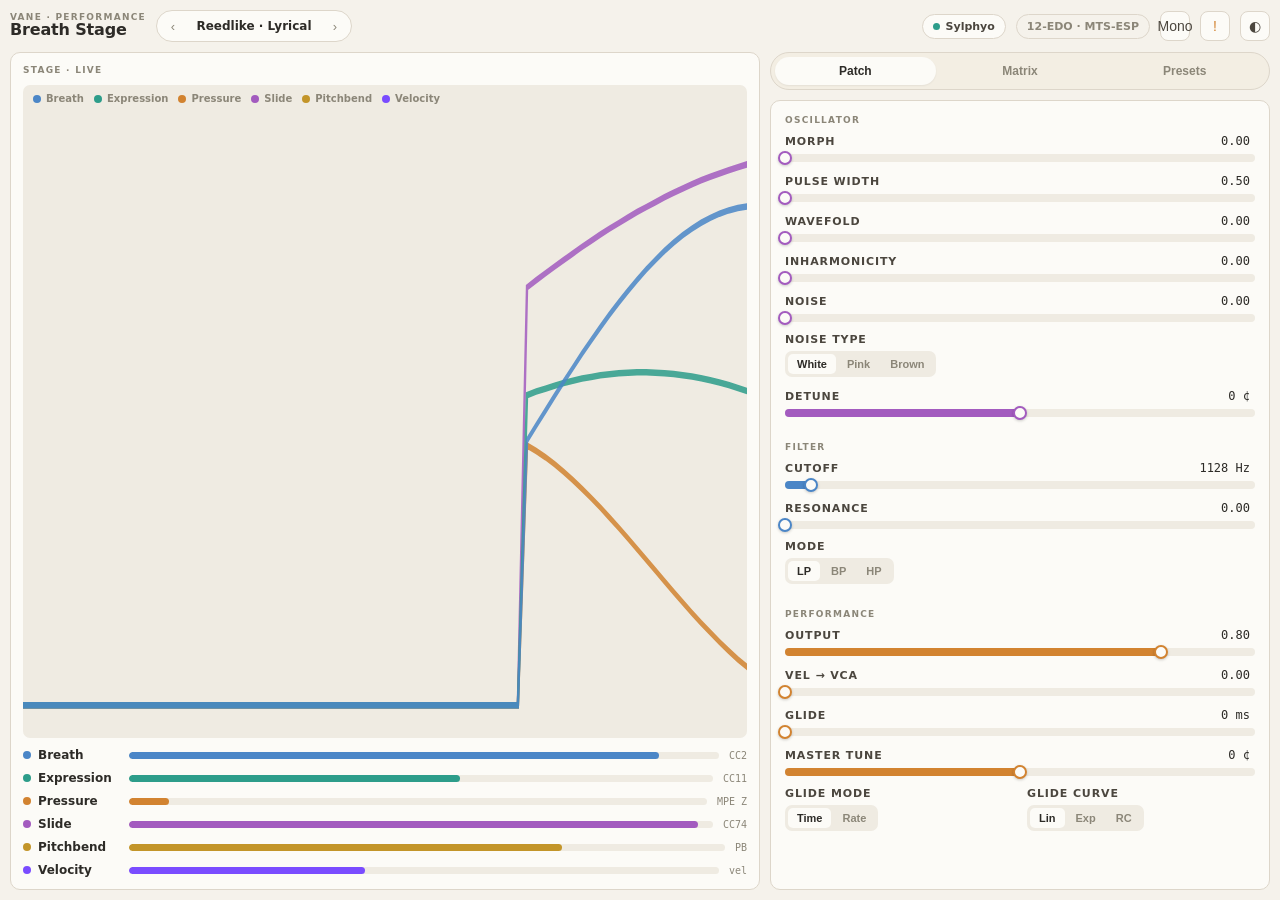
<file: Vane Design/vane_app_prototype.html>
<!doctype html>
<html lang="en" data-theme="light">
<head>
<meta charset="utf-8" />
<meta name="viewport" content="width=device-width, initial-scale=1, viewport-fit=cover" />
<title>Vane — App Prototype</title>
<!--
  Vane whole-app UI prototype (per Vane Design/vane_ui_overhaul_spec.md).
  Self-contained: open in a browser. A mock bridge (see <script> at bottom)
  simulates the JUCE param/meter streams so the UI is live and testable with
  NO plugin build — this is the spec §9 validation harness.

  To wire to the real plugin, replace MockBridge with the JUCE
  WebBrowserComponent native-integration bridge (emit/withEventListener),
  keeping the same event names (paramChanged / meters / slotEdit / setParam …).

  Reflects the shipped backend: 24 generic slots, sources
  {Off,Breath,Expression,Pressure,Slide,Pitchbend,Velocity}, dests
  {VCA,Cutoff,Reso,Pitch,Morph,PW,Fold,Noise,Inharm}, curves {Lin,Exp,S}.
-->
<style>
:root{
  --bg:#f5f2eb; --panel:#fcfbf7; --panel2:#f3eee3; --field:#efebe2;
  --line:#ddd6ca; --line-soft:#eae3d4; --text:#2d2b27; --text2:#4b463e;
  --muted:#8b8678; --muted2:#b6b0a1;
  --breath:#4b86c7; --expr:#2d9d8a; --pressure:#d28330; --slide:#a35bbf;
  --bend:#c39529; --vel:#7a4cff;
  --ui:"Inter",-apple-system,BlinkMacSystemFont,"SF Pro Text",system-ui,sans-serif;
  --mono:"JetBrains Mono",ui-monospace,SF Mono,monospace;
  --r:10px; --r-sm:7px;
}
[data-theme="dark"]{
  --bg:#1a1814; --panel:#221f1a; --panel2:#1d1b16; --field:#14130f;
  --line:#38332b; --line-soft:#2b2620; --text:#e8e1d2; --text2:#cfc7b5;
  --muted:#897f6c; --muted2:#5e564a;
}
*{box-sizing:border-box}
html,body{margin:0;height:100%}
body{
  font-family:var(--ui); background:var(--bg); color:var(--text);
  font-size:13px; -webkit-font-smoothing:antialiased; overflow:hidden;
}
.num{font-family:var(--mono);font-variant-numeric:tabular-nums}
.eyebrow{font-size:9px;letter-spacing:.14em;text-transform:uppercase;color:var(--muted);font-weight:600}
.dot{width:8px;height:8px;border-radius:50%;display:inline-block;flex:none}
.dot.breath{background:var(--breath)} .dot.expr{background:var(--expr)}
.dot.pressure{background:var(--pressure)} .dot.slide{background:var(--slide)}
.dot.bend{background:var(--bend)} .dot.vel{background:var(--vel)}

/* ── App shell ─────────────────────────────────────────────── */
#app{display:flex;flex-direction:column;height:100%;padding:10px;gap:10px}
.header{display:flex;align-items:center;gap:10px;flex:none}
.brand{display:flex;flex-direction:column;line-height:1.05}
.brand .h1{font-size:16px;font-weight:700;letter-spacing:-.01em}
.spacer{flex:1}
.chip{display:inline-flex;align-items:center;gap:6px;padding:5px 10px;border:1px solid var(--line);
  border-radius:999px;background:var(--panel);font-size:11px;font-weight:600;color:var(--text2);white-space:nowrap}
.chip .dot{width:7px;height:7px}
.chip.ghost{background:transparent;color:var(--muted)}
.icon-btn{width:30px;height:30px;border-radius:8px;border:1px solid var(--line);background:var(--panel);
  color:var(--text2);font-size:14px;cursor:pointer;display:inline-flex;align-items:center;justify-content:center}
.icon-btn:hover{border-color:var(--muted2)}
.icon-btn.warn{color:var(--pressure)}

/* preset nav cluster */
.preset-nav{display:flex;align-items:center;gap:4px;background:var(--panel);border:1px solid var(--line);
  border-radius:999px;padding:3px 4px}
.preset-nav button{border:none;background:transparent;color:var(--muted);cursor:pointer;font-size:13px;
  width:24px;height:24px;border-radius:50%}
.preset-nav button:hover{background:var(--panel2);color:var(--text)}
.preset-nav .name{font-weight:600;font-size:12px;min-width:130px;text-align:center;padding:0 6px}

/* ── Main grid ─────────────────────────────────────────────── */
.main{display:grid;grid-template-columns:1.5fr 1fr;gap:10px;flex:1;min-height:0}
.panel{background:var(--panel);border:1px solid var(--line);border-radius:var(--r);min-height:0}
.panel.pad{padding:12px}
.col{display:flex;flex-direction:column;gap:10px;min-height:0}

/* ── Stage: visualiser + meters ────────────────────────────── */
.stage{display:flex;flex-direction:column;gap:10px;min-height:0}
.vis{position:relative;flex:1;min-height:120px;background:var(--field);border-radius:var(--r-sm);overflow:hidden}
.vis svg{position:absolute;inset:0;width:100%;height:100%}
.vis-legend{position:absolute;top:8px;left:10px;display:flex;gap:10px;flex-wrap:wrap}
.vis-legend span{display:inline-flex;align-items:center;gap:5px;font-size:10px;font-weight:600;color:var(--muted)}
.meters{display:flex;flex-direction:column;gap:9px}
.meter-row{display:grid;grid-template-columns:96px 1fr auto;gap:10px;align-items:center}
.meter-label{display:flex;align-items:center;gap:7px;font-weight:600;font-size:12px}
.meter{height:7px;border-radius:999px;background:var(--field);overflow:hidden}
.meter .fill{height:100%;border-radius:999px;transition:width .04s linear}
.meter-cc{font-size:10px;color:var(--muted)}

/* ── Inspector tabs ────────────────────────────────────────── */
.inspector{display:flex;flex-direction:column;gap:10px;min-height:0}
.tabs{display:flex;gap:4px;background:var(--panel2);border:1px solid var(--line);border-radius:999px;padding:4px;flex:none}
.tabs button{flex:1;border:none;background:transparent;color:var(--muted);font-weight:600;font-size:12px;
  padding:7px 10px;border-radius:999px;cursor:pointer}
.tabs button.active{background:var(--panel);color:var(--text);box-shadow:0 1px 2px rgba(0,0,0,.06)}
.tabbody{flex:1;min-height:0;overflow:auto}

/* ── Param sliders (Patch) ─────────────────────────────────── */
.params{display:flex;flex-direction:column;gap:14px;padding:2px}
.group .eyebrow{margin-bottom:8px}
.pslider{margin-bottom:11px}
.pslider .top{display:flex;justify-content:space-between;align-items:baseline;margin-bottom:5px}
.pslider .lbl{font-size:11px;font-weight:600;text-transform:uppercase;letter-spacing:.08em;color:var(--text2)}
.pslider .val{font-size:12px;color:var(--text);cursor:text;padding:1px 5px;border-radius:5px}
.pslider .val:hover{background:var(--panel2)}
.track{height:8px;border-radius:999px;background:var(--field);position:relative;cursor:pointer}
.track .fill{position:absolute;top:0;bottom:0;left:0;border-radius:999px}
.track .thumb{position:absolute;top:50%;width:14px;height:14px;border-radius:50%;background:var(--panel);
  border:2px solid var(--breath);transform:translate(-50%,-50%);box-shadow:0 1px 3px rgba(0,0,0,.2)}
.row2{display:grid;grid-template-columns:1fr 1fr;gap:14px}
.seg{display:inline-flex;background:var(--field);border-radius:7px;padding:3px;gap:2px}
.seg button{border:none;background:transparent;color:var(--muted);font-size:11px;font-weight:600;padding:4px 9px;border-radius:5px;cursor:pointer}
.seg button.active{background:var(--panel);color:var(--text)}
.field-num{font-family:var(--mono);font-size:12px;width:70px;border:1px solid var(--breath);border-radius:5px;
  padding:1px 5px;background:var(--panel);color:var(--text)}

/* ── Mod matrix (free routing, 24 slots) ───────────────────── */
.mm-toolbar{display:flex;gap:6px;align-items:center;margin-bottom:8px}
.btn{border:1px solid var(--line);background:var(--panel);color:var(--text2);font-weight:600;font-size:12px;
  padding:6px 12px;border-radius:999px;cursor:pointer}
.btn.primary{background:var(--text);color:var(--bg);border-color:var(--text)}
.btn:hover{border-color:var(--muted2)}
.slots{display:flex;flex-direction:column;gap:6px}
.slot{display:grid;grid-template-columns:auto 118px 16px 100px 1fr 92px 22px;gap:8px;align-items:center;
  background:var(--panel2);border:1px solid var(--line-soft);border-radius:9px;padding:8px 10px}
.slot select{appearance:none;border:1px solid var(--line);background:var(--field);color:var(--text);
  font-family:var(--ui);font-size:12px;font-weight:600;border-radius:6px;padding:5px 7px;cursor:pointer;width:100%}
.slot .arrow{color:var(--muted);text-align:center}
.slot .amt{display:flex;flex-direction:column;gap:3px}
.slot .amt .head{display:flex;justify-content:space-between;font-size:10px;color:var(--muted)}
.slot .amt .head .v{color:var(--text);font-weight:700;cursor:text;padding:0 3px;border-radius:4px}
.slot .amt .head .v:hover{background:var(--field)}
.bipolar{height:7px;border-radius:999px;background:var(--field);position:relative;cursor:pointer}
.bipolar .center{position:absolute;left:50%;top:-2px;bottom:-2px;width:1px;background:var(--muted2)}
.bipolar .fill{position:absolute;top:0;bottom:0;border-radius:999px}
.srcdot{justify-self:center}
.del{border:none;background:transparent;color:var(--muted2);cursor:pointer;font-size:15px}
.del:hover{color:var(--pressure)}
.slot.off{opacity:.5}
.empty-add{display:flex;align-items:center;justify-content:center;gap:8px;border:1.5px dashed var(--muted2);
  border-radius:9px;padding:14px;color:var(--muted);background:transparent;cursor:pointer;font-weight:600}
.hint{font-size:10.5px;color:var(--muted);margin-top:8px}

/* ── Presets ───────────────────────────────────────────────── */
.preset-grid{display:grid;grid-template-columns:190px 1fr;gap:10px;height:100%;min-height:0}
.preset-side{display:flex;flex-direction:column;gap:14px;overflow:auto;padding-right:2px}
.filter-group .eyebrow{margin-bottom:5px}
.filter{display:flex;justify-content:space-between;align-items:center;padding:6px 8px;border-radius:7px;cursor:pointer;font-size:12px}
.filter:hover{background:var(--panel2)}
.filter.on{background:var(--field);font-weight:600}
.filter .c{color:var(--muted);font-size:11px}
.preset-list{overflow:auto;display:flex;flex-direction:column;gap:6px}
.preset-item{display:grid;grid-template-columns:1fr auto;gap:8px;align-items:center;padding:10px 12px;
  border:1px solid var(--line-soft);border-radius:9px;background:var(--panel2);cursor:pointer}
.preset-item:hover{border-color:var(--muted2)}
.preset-item.sel{border-color:var(--breath);background:var(--panel)}
.preset-item .nm{font-weight:600}
.preset-item .tags{display:flex;gap:5px;margin-top:4px;flex-wrap:wrap}
.tag{font-size:9.5px;font-weight:700;padding:2px 7px;border-radius:999px;color:#fff;opacity:.9}
.fav{font-size:14px;color:var(--bend)}
.search{border:1px solid var(--line);border-radius:999px;background:var(--panel);color:var(--text);
  padding:6px 12px;font-size:12px;width:170px;font-family:var(--ui)}

@media (max-width:760px){
  .main{grid-template-columns:1fr;overflow:auto}
  .preset-grid{grid-template-columns:1fr}
  .slot{grid-template-columns:auto 1fr 16px 1fr;grid-row-gap:8px}
  .slot .amt,.slot .seg,.slot .del{grid-column:1/-1}
}
</style>
</head>
<body>
<div id="app">
  <!-- Header -->
  <div class="header">
    <div class="brand"><span class="eyebrow">Vane · Performance</span><span class="h1">Breath Stage</span></div>
    <div class="preset-nav">
      <button onclick="Preset.step(-1)">‹</button>
      <span class="name" id="presetName">Reedlike · Lyrical</span>
      <button onclick="Preset.step(1)">›</button>
    </div>
    <div class="spacer"></div>
    <span class="chip"><span class="dot expr"></span>Sylphyo</span>
    <span class="chip ghost" id="tuningChip">12-EDO · MTS-ESP</span>
    <button class="icon-btn" id="monoBtn" onclick="toggleMono()">Mono</button>
    <button class="icon-btn warn" title="Panic" onclick="Bridge.send('panic')">!</button>
    <button class="icon-btn" title="Theme" onclick="toggleTheme()">◐</button>
  </div>

  <!-- Main -->
  <div class="main">
    <!-- Stage -->
    <div class="stage">
      <div class="panel pad" style="display:flex;flex-direction:column;gap:10px;flex:1;min-height:0">
        <span class="eyebrow">Stage · live</span>
        <div class="vis">
          <div class="vis-legend" id="visLegend"></div>
          <svg id="visSvg" preserveAspectRatio="none" viewBox="0 0 600 200"></svg>
        </div>
        <div class="meters" id="meters"></div>
      </div>
    </div>

    <!-- Inspector -->
    <div class="inspector">
      <div class="tabs">
        <button class="active" data-tab="patch" onclick="setTab('patch')">Patch</button>
        <button data-tab="matrix" onclick="setTab('matrix')">Matrix</button>
        <button data-tab="presets" onclick="setTab('presets')">Presets</button>
      </div>
      <div class="panel pad tabbody" id="tabbody"></div>
    </div>
  </div>
</div>

<script>
// ── Model: sources / dests / curves (mirrors ModSlots in the C++ backend) ──────
const SOURCES = ["Off","Breath","Expression","Pressure","Slide","Pitchbend","Velocity"];
const SRC_DOT = {Breath:"breath",Expression:"expr",Pressure:"pressure",Slide:"slide",Pitchbend:"bend",Velocity:"vel"};
const SRC_CC  = {Breath:"CC2",Expression:"CC11",Pressure:"MPE Z",Slide:"CC74",Pitchbend:"PB",Velocity:"vel"};
const SRC_COLOR={Breath:"--breath",Expression:"--expr",Pressure:"--pressure",Slide:"--slide",Pitchbend:"--bend",Velocity:"--vel"};
const DESTS   = ["VCA","Cutoff","Reso","Pitch","Morph","PW","Fold","Noise","Inharm"];
const CURVES  = ["Lin","Exp","S"];
const NUM_SLOTS = 24;

// ── Mock bridge (swap for JUCE WebBrowserComponent integration) ────────────────
const Bridge = {
  send(id, payload){ /* JS → C++: window.__JUCE__?.backend.emitEvent(id,payload) */ },
  on(id, fn){ (this._h[id] ||= []).push(fn); },
  _h:{}, _emit(id,p){ (this._h[id]||[]).forEach(f=>f(p)); }
};

// ── State (seeded; the real bridge sends paramChanged/preset/meters) ───────────
const state = {
  meters:{Breath:0,Expression:0,Pressure:0,Slide:0,Pitchbend:0.5,Velocity:0},
  patch:{ Morph:0.0, PW:0.5, Fold:0.0, Inharm:0.0, Noise:0.0, NoiseType:0, Detune:0,
          Cutoff:1128, Reso:0.0, Mode:0, Output:0.8, VelVCA:0.0,
          Glide:0, GlideMode:0, GlideCurve:0, MasterTune:0 },
  // 24 slots; seed a few to show the factory-ish routing.
  slots: Array.from({length:NUM_SLOTS},(_,i)=>({src:0,dst:0,amt:0,curve:0})),
};
[["Breath","VCA",1.0,0],["Expression","VCA",1.0,0],["Pressure","VCA",0.5,0],
 ["Slide","Cutoff",0.9,0],["Breath","Cutoff",0.25,1],["Pressure","Cutoff",0.2,1],
 ["Slide","Fold",1.0,0],["Breath","Inharm",0.30,0]
].forEach((r,i)=>{ state.slots[i]={src:SOURCES.indexOf(r[0]),dst:DESTS.indexOf(r[1]),amt:r[2],curve:r[3]}; });

const cssv = n => getComputedStyle(document.documentElement).getPropertyValue(n).trim();
const clamp=(x,a,b)=>Math.max(a,Math.min(b,x));

// ── Meters + visualiser ────────────────────────────────────────────────────────
function buildMeters(){
  const el=document.getElementById('meters'); el.innerHTML='';
  const leg=document.getElementById('visLegend'); leg.innerHTML='';
  ["Breath","Expression","Pressure","Slide","Pitchbend","Velocity"].forEach(s=>{
    el.insertAdjacentHTML('beforeend',
      `<div class="meter-row"><span class="meter-label"><span class="dot ${SRC_DOT[s]}"></span>${s}</span>
       <div class="meter"><div class="fill" id="m_${s}" style="background:var(${SRC_COLOR[s]})"></div></div>
       <span class="meter-cc num">${SRC_CC[s]}</span></div>`);
    leg.insertAdjacentHTML('beforeend',`<span><span class="dot ${SRC_DOT[s]}"></span>${s}</span>`);
  });
}
const hist={}; ["Breath","Expression","Pressure","Slide","Pitchbend","Velocity"].forEach(s=>hist[s]=new Array(80).fill(0));
function tickMeters(){
  for(const s in state.meters){
    const v=clamp(state.meters[s],0,1);
    const m=document.getElementById('m_'+s); if(m) m.style.width=(v*100)+'%';
    hist[s].push(v); hist[s].shift();
  }
  const svg=document.getElementById('visSvg'); let p='';
  for(const s of ["Slide","Pressure","Expression","Breath"]){
    const h=hist[s], col=cssv(SRC_COLOR[s]); let d='';
    for(let i=0;i<h.length;i++){const x=i/(h.length-1)*600, y=190-h[i]*170; d+=(i?'L':'M')+x.toFixed(1)+','+y.toFixed(1);}
    p+=`<path d="${d}" fill="none" stroke="${col}" stroke-width="2" stroke-linecap="round" opacity="0.85"/>`;
  }
  svg.innerHTML=p;
}

// ── Tabs ────────────────────────────────────────────────────────────────────────
let tab='patch';
function setTab(t){ tab=t; document.querySelectorAll('.tabs button').forEach(b=>b.classList.toggle('active',b.dataset.tab===t)); render(); }
function render(){ ({patch:renderPatch,matrix:renderMatrix,presets:renderPresets}[tab])(); }

// ── Patch tab ─────────────────────────────────────────────────────────────────
const FMT={ Cutoff:v=>Math.round(v)+' Hz', Detune:v=>v.toFixed(0)+' ¢', MasterTune:v=>v.toFixed(0)+' ¢',
  Glide:v=>Math.round(v)+' ms', Morph:v=>v.toFixed(2), default:v=>v.toFixed(2) };
const RANGE={ Morph:[0,3], PW:[0.5,0.999], Fold:[0,1], Inharm:[0,1], Noise:[0,1], Detune:[-100,100],
  Cutoff:[20,20000], Reso:[0,1], Output:[0,1], VelVCA:[0,1], Glide:[0,2000], MasterTune:[-100,100] };
function pslider(key,label,color="--breath"){
  const [a,b]=RANGE[key]; const v=state.patch[key]; const norm=clamp((v-a)/(b-a),0,1);
  const fmt=(FMT[key]||FMT.default)(v);
  return `<div class="pslider" data-key="${key}">
    <div class="top"><span class="lbl">${label}</span><span class="val num" ondblclick="typeEdit('${key}',this)">${fmt}</span></div>
    <div class="track" onclick="trackSet(event,'${key}')">
      <div class="fill" style="width:${norm*100}%;background:var(${color})"></div>
      <div class="thumb" style="left:${norm*100}%;border-color:var(${color})"></div>
    </div></div>`;
}
function renderPatch(){
  document.getElementById('tabbody').innerHTML=`<div class="params">
    <div class="group"><div class="eyebrow">Oscillator</div>
      ${pslider('Morph','Morph','--slide')}${pslider('PW','Pulse Width','--slide')}
      ${pslider('Fold','Wavefold','--slide')}${pslider('Inharm','Inharmonicity','--slide')}
      ${pslider('Noise','Noise','--slide')}
      <div class="pslider"><div class="top"><span class="lbl">Noise Type</span></div>
        <div class="seg">${["White","Pink","Brown"].map((n,i)=>`<button class="${state.patch.NoiseType===i?'active':''}" onclick="setChoice('NoiseType',${i})">${n}</button>`).join('')}</div></div>
      ${pslider('Detune','Detune','--slide')}
    </div>
    <div class="group"><div class="eyebrow">Filter</div>
      ${pslider('Cutoff','Cutoff','--breath')}${pslider('Reso','Resonance','--breath')}
      <div class="pslider"><div class="top"><span class="lbl">Mode</span></div>
        <div class="seg">${["LP","BP","HP"].map((n,i)=>`<button class="${state.patch.Mode===i?'active':''}" onclick="setChoice('Mode',${i})">${n}</button>`).join('')}</div></div>
    </div>
    <div class="group"><div class="eyebrow">Performance</div>
      ${pslider('Output','Output','--pressure')}${pslider('VelVCA','Vel → VCA','--pressure')}
      ${pslider('Glide','Glide','--pressure')}${pslider('MasterTune','Master Tune','--pressure')}
      <div class="row2">
        <div class="pslider"><div class="top"><span class="lbl">Glide Mode</span></div>
          <div class="seg">${["Time","Rate"].map((n,i)=>`<button class="${state.patch.GlideMode===i?'active':''}" onclick="setChoice('GlideMode',${i})">${n}</button>`).join('')}</div></div>
        <div class="pslider"><div class="top"><span class="lbl">Glide Curve</span></div>
          <div class="seg">${["Lin","Exp","RC"].map((n,i)=>`<button class="${state.patch.GlideCurve===i?'active':''}" onclick="setChoice('GlideCurve',${i})">${n}</button>`).join('')}</div></div>
      </div>
    </div></div>`;
}
function trackSet(ev,key){ const [a,b]=RANGE[key]; const r=ev.currentTarget.getBoundingClientRect();
  const n=clamp((ev.clientX-r.left)/r.width,0,1); state.patch[key]=a+n*(b-a); Bridge.send('setParam',{id:key,value:state.patch[key]}); renderPatch(); }
function setChoice(key,i){ state.patch[key]=i; Bridge.send('setParam',{id:key,value:i}); renderPatch(); }
function typeEdit(key,el){ const cur=state.patch[key];
  el.innerHTML=`<input class="field-num" value="${(+cur).toFixed(2)}" />`;
  const inp=el.querySelector('input'); inp.focus(); inp.select();
  const commit=()=>{ const v=parseFloat(inp.value); if(!isNaN(v)){const[a,b]=RANGE[key]; state.patch[key]=clamp(v,a,b); Bridge.send('setParam',{id:key,value:state.patch[key]});} renderPatch(); };
  inp.addEventListener('blur',commit);
  inp.addEventListener('keydown',e=>{ if(e.key==='Enter')commit(); if(e.key==='Escape')renderPatch(); });
}

// ── Matrix tab (free routing) ───────────────────────────────────────────────────
function renderMatrix(){
  const active=state.slots.map((s,i)=>({s,i})).filter(x=>x.s.src!==0);
  const rows=active.map(({s,i})=>slotRow(s,i)).join('');
  const canAdd=state.slots.some(s=>s.src===0);
  document.getElementById('tabbody').innerHTML=`
    <div class="mm-toolbar"><span class="eyebrow" style="flex:1">Routes · ${active.length}/${NUM_SLOTS}</span>
      ${canAdd?'<button class="btn primary" onclick="addSlot()">+ New route</button>':''}</div>
    <div class="slots">${rows||''}
      ${canAdd?`<div class="empty-add" onclick="addSlot()">+ add a route — pick source, destination, amount</div>`:''}
    </div>
    <div class="hint">Drag amount for coarse · double-tap the value to type an exact number · −/+ for polarity. Targets are touch-sized (≥44 px) on iPad.</div>`;
}
function slotRow(s,i){
  const srcName=SOURCES[s.src], col=SRC_COLOR[srcName]||'--muted';
  const pos=s.amt>=0, mag=Math.min(1,Math.abs(s.amt));
  return `<div class="slot">
    <span class="dot srcdot ${SRC_DOT[srcName]||''}"></span>
    <select onchange="slotSet(${i},'src',+this.value)">${SOURCES.map((n,k)=>`<option value="${k}" ${k===s.src?'selected':''}>${n}</option>`).join('')}</select>
    <span class="arrow">→</span>
    <select onchange="slotSet(${i},'dst',+this.value)">${DESTS.map((n,k)=>`<option value="${k}" ${k===s.dst?'selected':''}>${n}</option>`).join('')}</select>
    <div class="amt">
      <div class="head"><span>−1</span><span class="v num" ondblclick="slotType(${i},this)">${(pos?'+':'−')+mag.toFixed(2)}</span><span>+1</span></div>
      <div class="bipolar" onclick="slotAmtSet(event,${i})">
        <div class="fill" style="background:var(${col});left:${pos?50:50-mag*50}%;width:${mag*50}%"></div>
        <div class="center"></div>
      </div>
    </div>
    <div class="seg">${CURVES.map((c,k)=>`<button class="${s.curve===k?'active':''}" onclick="slotSet(${i},'curve',${k})">${c.toLowerCase()}</button>`).join('')}</div>
    <button class="del" title="remove" onclick="slotSet(${i},'src',0)">✕</button>
  </div>`;
}
function addSlot(){ const i=state.slots.findIndex(s=>s.src===0); if(i<0)return;
  state.slots[i]={src:1,dst:1,amt:0.3,curve:0}; pushSlot(i); renderMatrix(); }
function slotSet(i,field,val){ state.slots[i][field]=val; pushSlot(i); renderMatrix(); }
function slotAmtSet(ev,i){ const r=ev.currentTarget.getBoundingClientRect();
  state.slots[i].amt=clamp(((ev.clientX-r.left)/r.width)*2-1,-1,1); pushSlot(i); renderMatrix(); }
function slotType(i,el){ const cur=state.slots[i].amt;
  el.innerHTML=`<input class="field-num" style="width:54px" value="${cur.toFixed(2)}" />`;
  const inp=el.querySelector('input'); inp.focus(); inp.select();
  const commit=()=>{ const v=parseFloat(inp.value); if(!isNaN(v)){state.slots[i].amt=clamp(v,-1,1); pushSlot(i);} renderMatrix(); };
  inp.addEventListener('blur',commit);
  inp.addEventListener('keydown',e=>{ if(e.key==='Enter')commit(); if(e.key==='Escape')renderMatrix(); });
}
function pushSlot(i){ const s=state.slots[i];
  Bridge.send('slotEdit',{slot:i,src:s.src,dst:s.dst,amt:s.amt,curve:s.curve}); }

// ── Presets tab ───────────────────────────────────────────────────────────────
const PRESETS=[
  {name:"Reedlike · Lyrical",tags:["breath","mono","soft"],ctrl:"Sylphyo",fav:true},
  {name:"Buzz · Clarinet-ish",tags:["breath","fat","reso"],ctrl:"Sylphyo",fav:false},
  {name:"Glass Tube",tags:["expr","pure","high"],ctrl:"EWI",fav:true},
  {name:"Hex Drone",tags:["mpe","drone","wide"],ctrl:"Exquis",fav:false},
  {name:"Bent Reed",tags:["breath","bend","micro"],ctrl:"Sylphyo",fav:true},
  {name:"Touch Whisper",tags:["mpe","soft","noise"],ctrl:"Morph",fav:false},
];
const TAGC={breath:"--breath",expr:"--expr",mpe:"--pressure",bend:"--bend",slide:"--slide"};
let selPreset=0;
const Preset={ step(d){ selPreset=(selPreset+d+PRESETS.length)%PRESETS.length;
  document.getElementById('presetName').textContent=PRESETS[selPreset].name; if(tab==='presets')renderPresets(); Bridge.send('presetLoad',{id:selPreset}); } };
function renderPresets(){
  const side=["Sylphyo","EWI","Exquis","Sensel Morph","Generic MPE"].map(c=>
    `<div class="filter"><span>${c}</span><span class="c num">${PRESETS.filter(p=>p.ctrl===c).length}</span></div>`).join('');
  const list=PRESETS.map((p,i)=>`<div class="preset-item ${i===selPreset?'sel':''}" onclick="selPreset=${i};Preset.step(0)">
    <div><div class="nm">${p.name}</div><div class="tags">${p.tags.map(t=>`<span class="tag" style="background:var(${TAGC[t]||'--muted'})">${t}</span>`).join('')}</div></div>
    <span class="fav">${p.fav?'★':'☆'}</span></div>`).join('');
  document.getElementById('tabbody').innerHTML=`<div class="preset-grid">
    <div class="preset-side">
      <div><input class="search" placeholder="search…"/></div>
      <div class="filter-group"><div class="eyebrow">Controller</div>${side}</div>
      <button class="btn primary" onclick="Bridge.send('presetSave',{})">+ Save current</button>
    </div>
    <div class="preset-list">${list}</div>
  </div>`;
}

// ── Misc UI ─────────────────────────────────────────────────────────────────────
let mono=true;
function toggleMono(){ mono=!mono; document.getElementById('monoBtn').textContent=mono?'Mono':'Poly';
  Bridge.send('setParam',{id:'monoMode',value:mono?1:0}); }
function toggleTheme(){ const r=document.documentElement; r.dataset.theme=r.dataset.theme==='dark'?'light':'dark'; }

// ── Wire incoming bridge events (real plugin pushes these) ──────────────────────
Bridge.on('meters',m=>Object.assign(state.meters,m));
Bridge.on('paramChanged',({id,value})=>{ if(id in state.patch){state.patch[id]=value; if(tab==='patch')renderPatch();} });

// ── Boot + mock animation loop ──────────────────────────────────────────────────
buildMeters(); render();
let t=0;
setInterval(()=>{
  t+=0.06;
  state.meters.Breath     = (Math.sin(t)*0.5+0.5)*0.9;
  state.meters.Expression = (Math.sin(t*0.7+1)*0.5+0.5)*0.6;
  state.meters.Pressure   = (Math.sin(t*1.3+2)*0.5+0.5)*0.5;
  state.meters.Slide      = (Math.sin(t*0.5+0.5)*0.5+0.5);
  state.meters.Velocity   = 0.4;
  state.meters.Pitchbend  = Math.sin(t*0.4)*0.4+0.5;
  tickMeters();
},40);
</script>
</body>
</html>
</file>
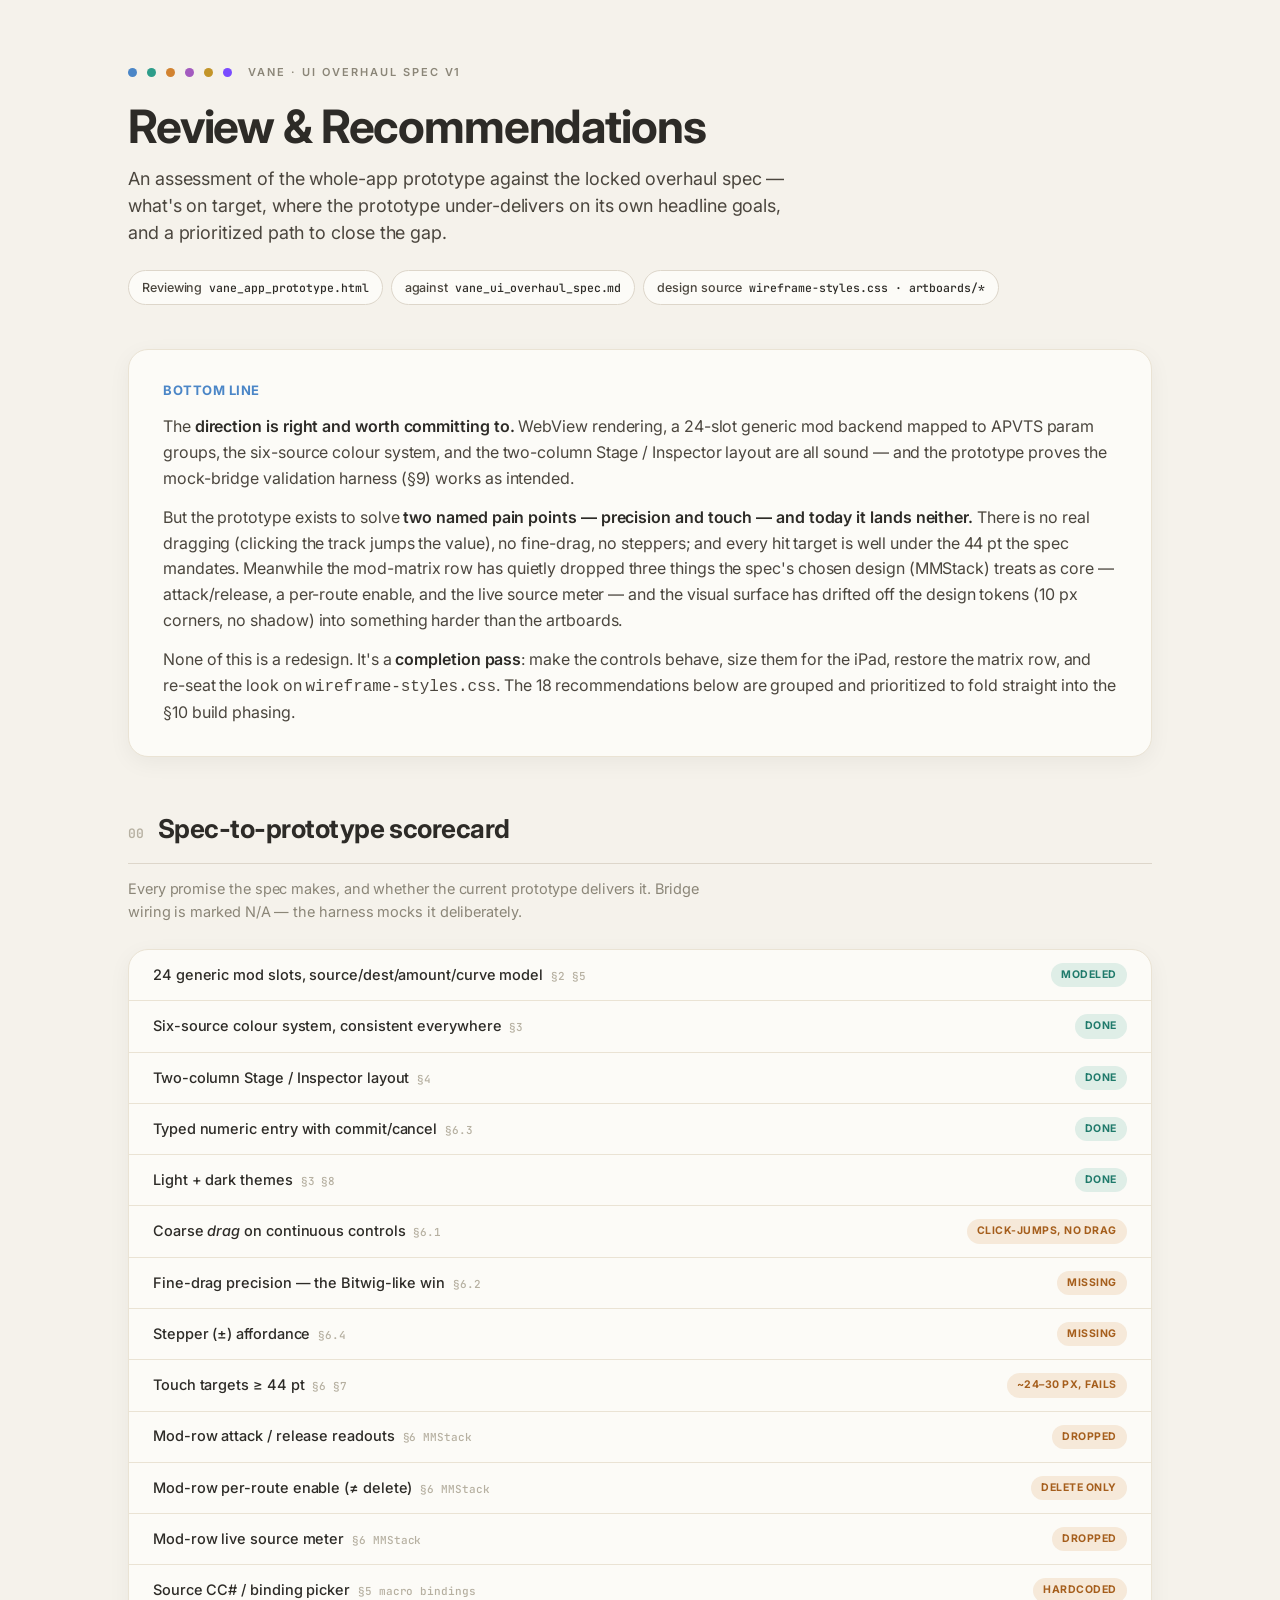
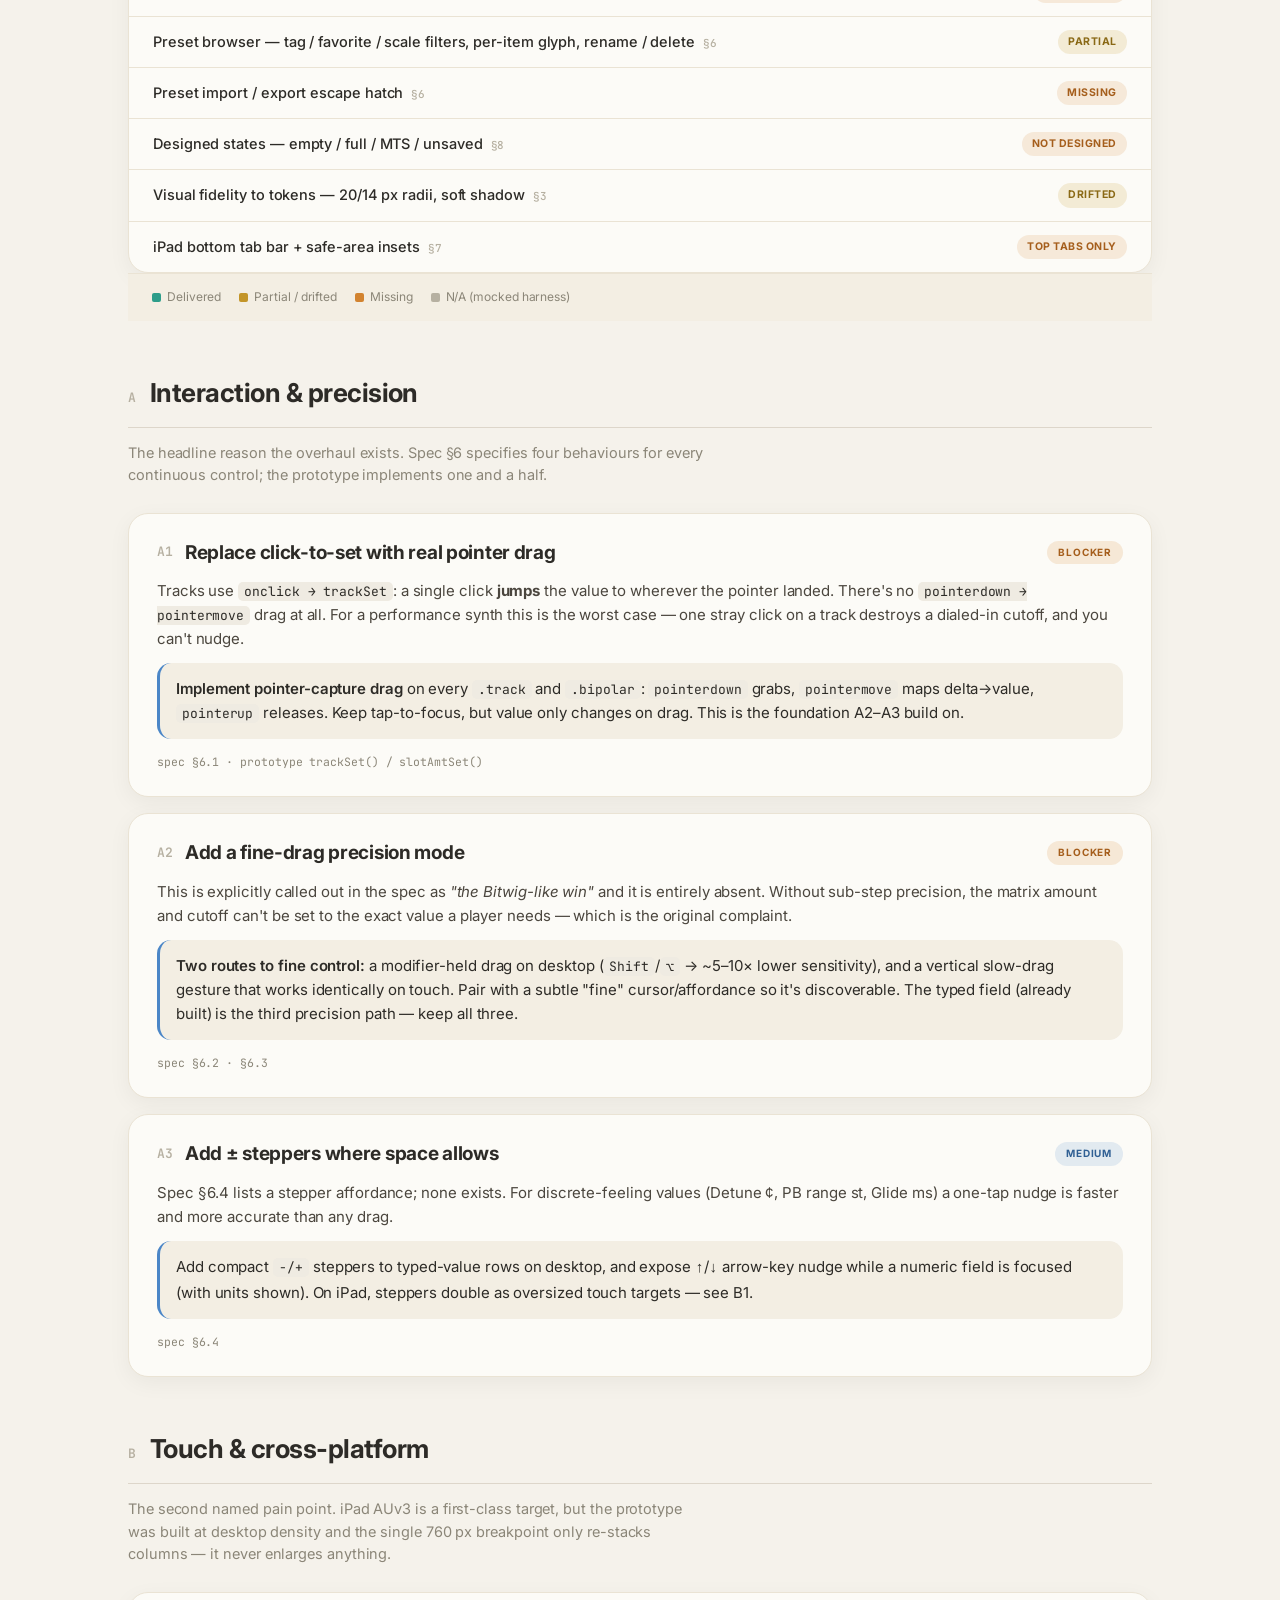
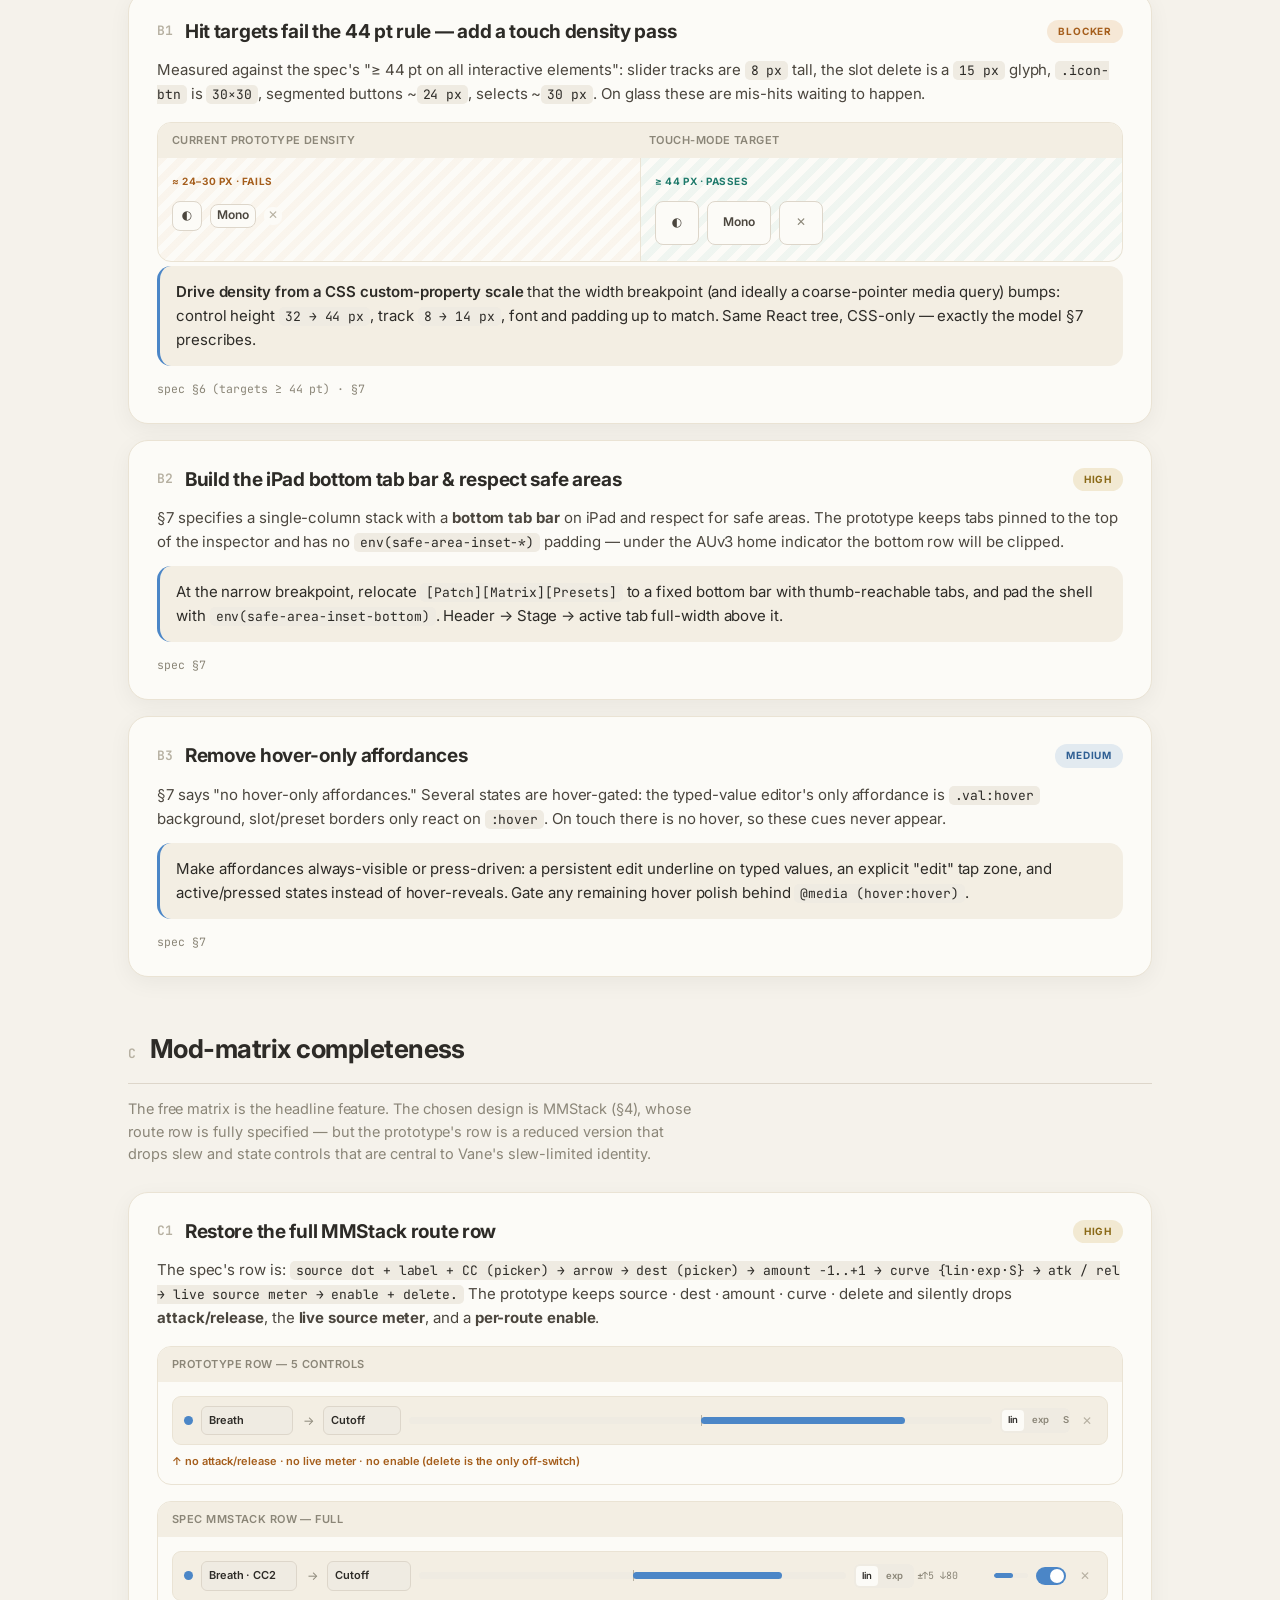
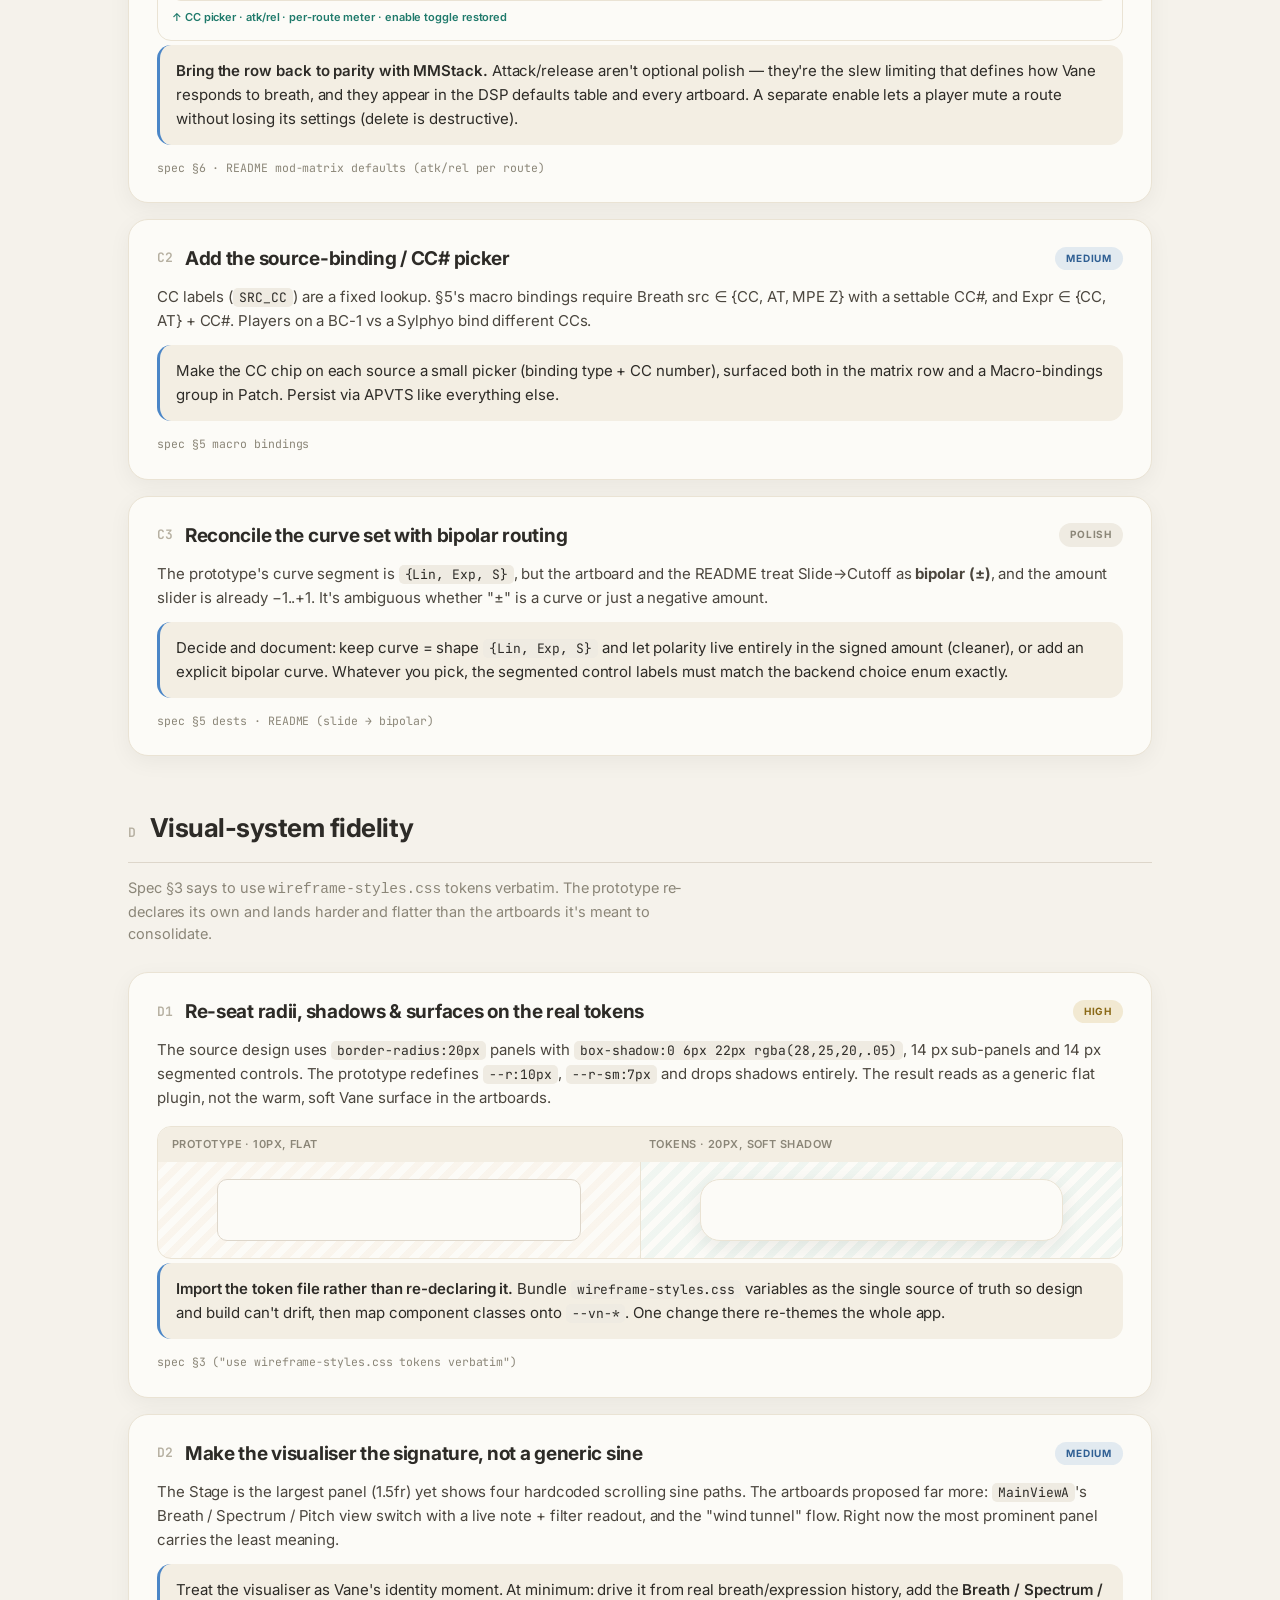
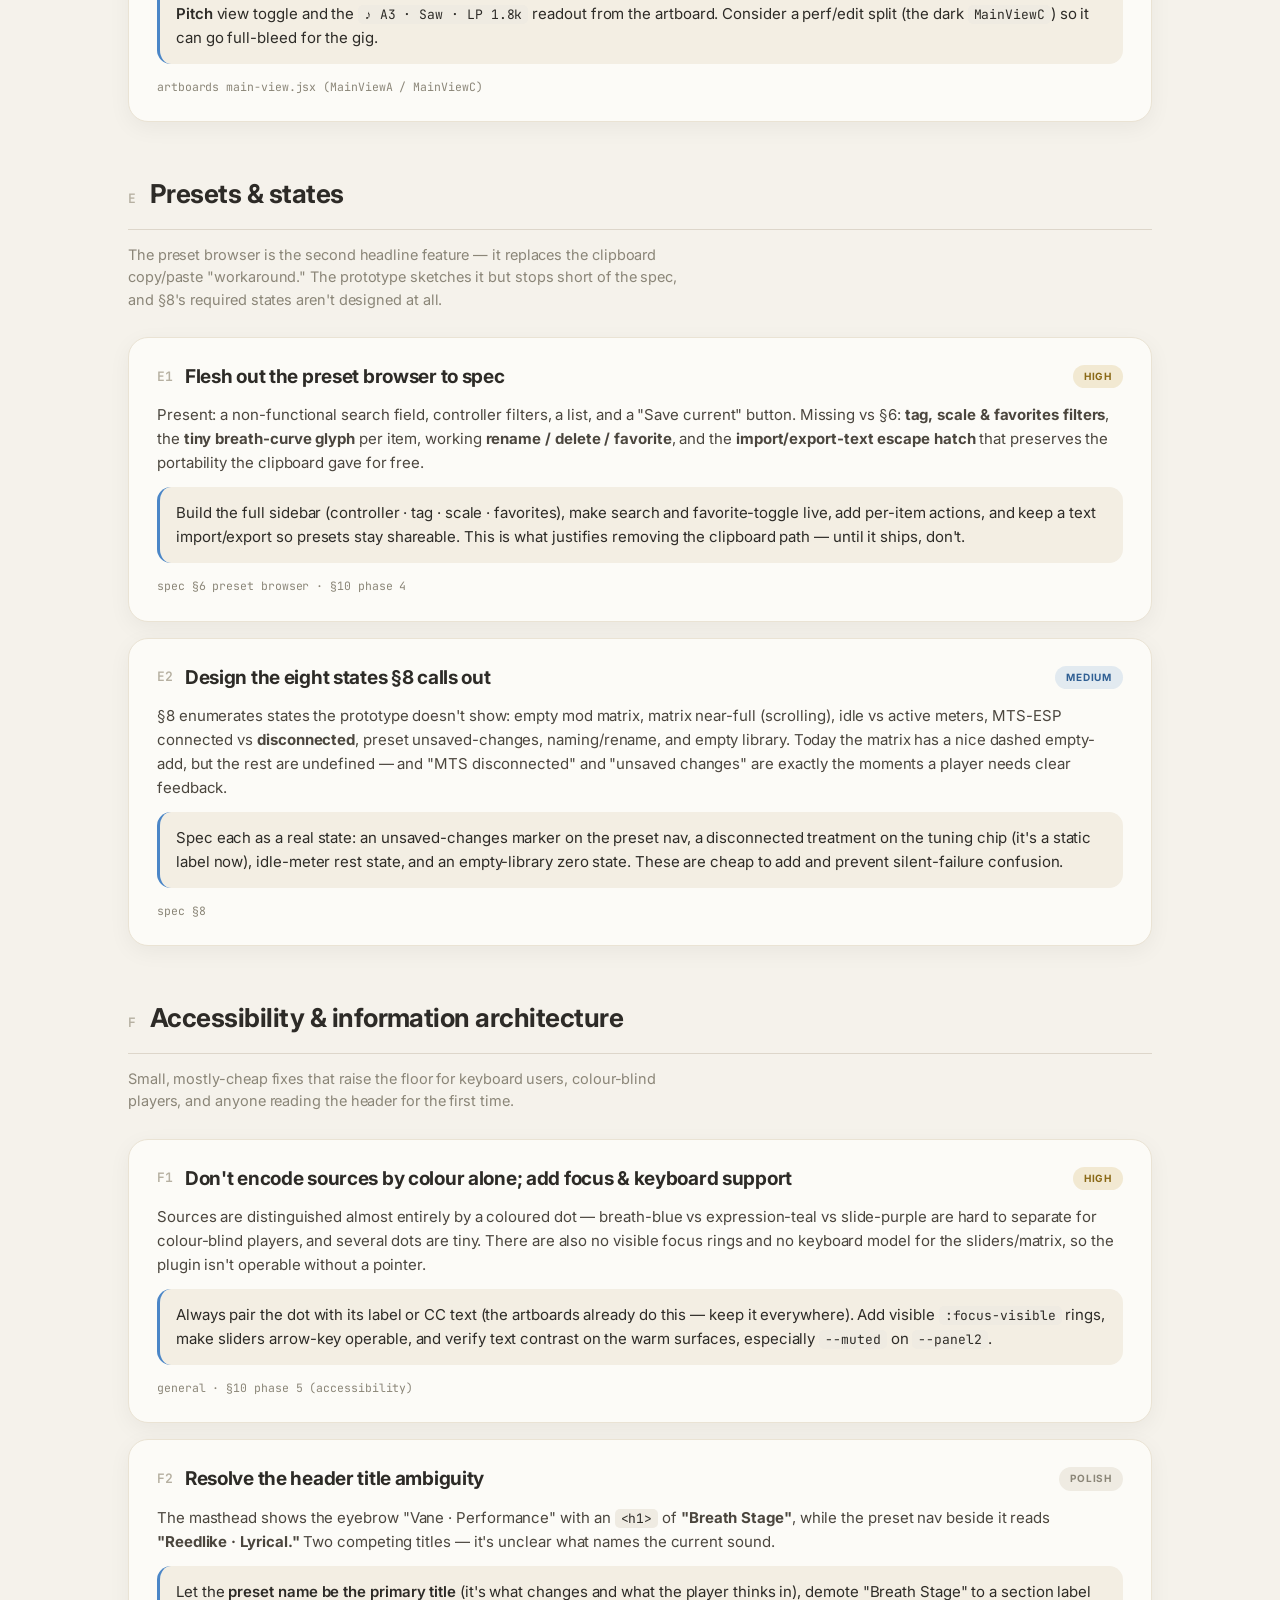
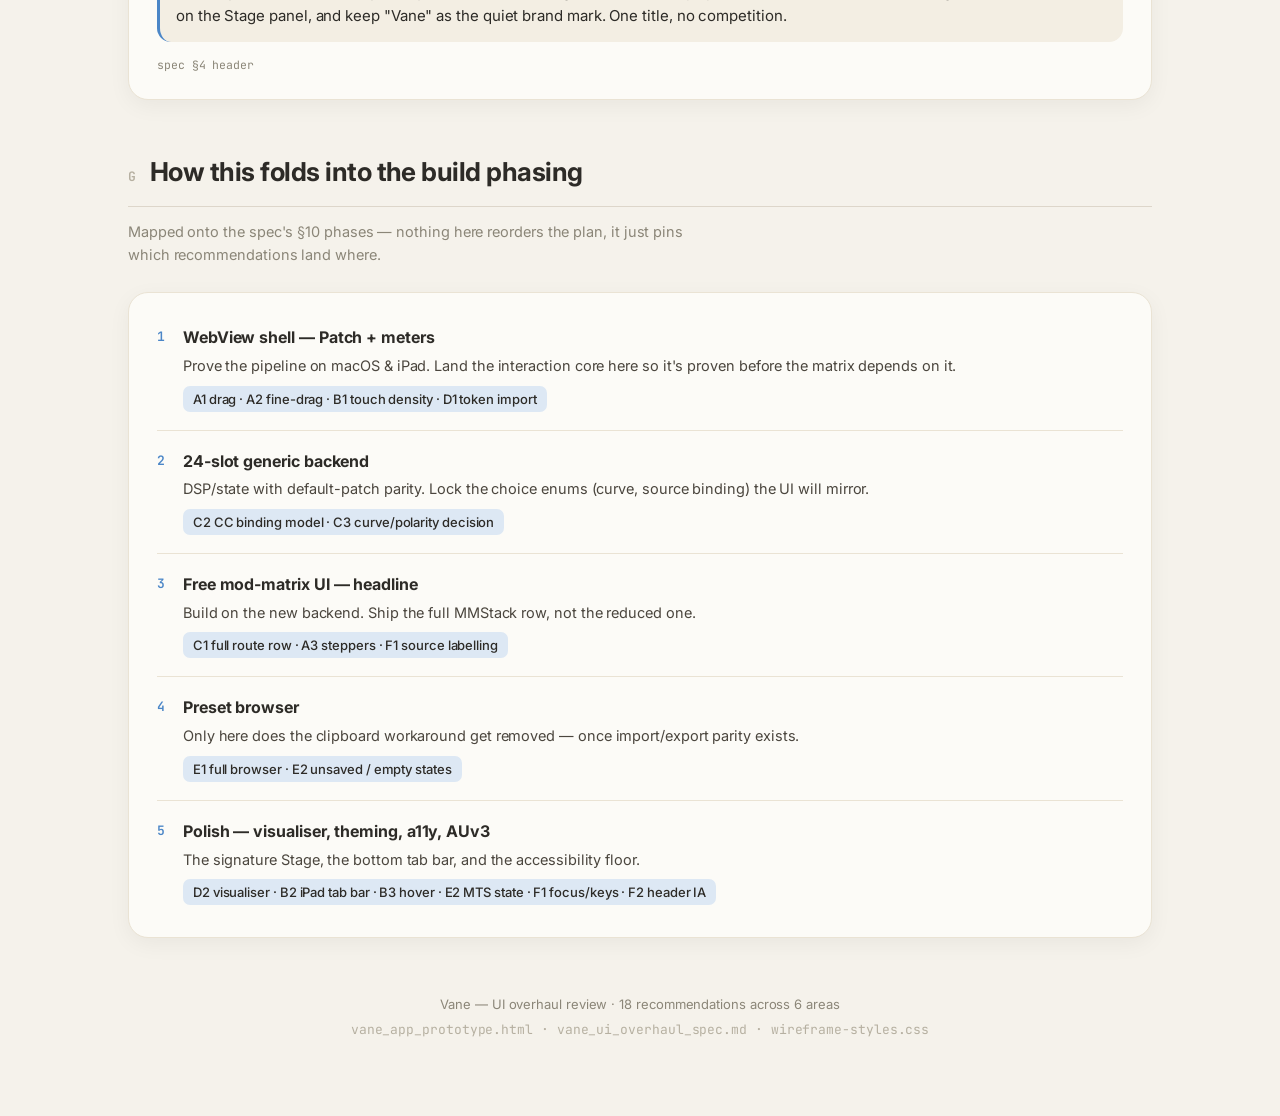
<file: Vane Design/claude-design-handoff/Vane UI Overhaul - Recommendations.html>
<!doctype html>
<html lang="en" data-theme="light">
<head>
<meta charset="utf-8" />
<meta name="viewport" content="width=device-width, initial-scale=1" />
<title>Vane — UI Overhaul Recommendations</title>
<link rel="preconnect" href="https://fonts.googleapis.com" />
<link rel="preconnect" href="https://fonts.gstatic.com" crossorigin />
<link href="https://fonts.googleapis.com/css2?family=Inter:wght@400;500;600;700&family=JetBrains+Mono:wght@400;500;600&display=swap" rel="stylesheet" />
<style>
:root{
  --bg:#f5f2eb; --panel:#fcfbf7; --panel2:#f3eee3; --field:#efebe2;
  --line:#ddd6ca; --line-soft:#eae3d4; --text:#2d2b27; --text2:#4b463e;
  --muted:#8b8678; --muted2:#b6b0a1;
  --breath:#4b86c7; --expr:#2d9d8a; --pressure:#d28330; --slide:#a35bbf;
  --bend:#c39529; --vel:#7a4cff;
  --breath-tint:#dde8f4; --pressure-tint:#f4e3cf; --bend-tint:#f1e6c3;
  --ui:"Inter",-apple-system,BlinkMacSystemFont,system-ui,sans-serif;
  --mono:"JetBrains Mono",ui-monospace,SF Mono,monospace;
  --r:20px; --r-md:14px; --r-sm:10px;
  --shadow:0 6px 22px rgba(28,25,20,.05);
  --maxw:1080px;
}
*{box-sizing:border-box}
html{scroll-behavior:smooth}
body{
  margin:0; background:var(--bg); color:var(--text);
  font-family:var(--ui); font-size:15px; line-height:1.55;
  letter-spacing:-.005em; -webkit-font-smoothing:antialiased;
}
.num,.mono{font-family:var(--mono);font-variant-numeric:tabular-nums}
.wrap{max-width:var(--maxw);margin:0 auto;padding:0 28px}
.eyebrow{font-size:11px;letter-spacing:.18em;text-transform:uppercase;color:var(--muted);font-weight:600}

/* ── Dots ──────────────────────────────── */
.dot{width:9px;height:9px;border-radius:50%;display:inline-block;flex:none;vertical-align:middle}
.dot.b{background:var(--breath)} .dot.e{background:var(--expr)} .dot.p{background:var(--pressure)}
.dot.s{background:var(--slide)} .dot.bend{background:var(--bend)} .dot.v{background:var(--vel)}

/* ── Masthead ──────────────────────────── */
.mast{padding:64px 0 30px}
.mast .kick{display:flex;align-items:center;gap:10px;margin-bottom:22px}
.mast h1{font-size:46px;line-height:1.04;font-weight:700;letter-spacing:-.025em;margin:0 0 14px}
.mast .lede{font-size:18px;color:var(--text2);max-width:60ch;line-height:1.5;margin:0}
.mast .files{display:flex;gap:8px;flex-wrap:wrap;margin-top:24px}
.fchip{display:inline-flex;align-items:center;gap:7px;padding:7px 13px;border:1px solid var(--line);
  border-radius:999px;background:var(--panel);font-size:12.5px;font-weight:500;color:var(--text2)}
.fchip .mono{font-size:11.5px;color:var(--text)}

/* ── Verdict ───────────────────────────── */
.verdict{background:var(--panel);border:1px solid var(--line-soft);border-radius:var(--r);
  box-shadow:var(--shadow);padding:30px 34px;margin-top:14px}
.verdict h2{font-size:13px;letter-spacing:.04em;text-transform:uppercase;color:var(--breath);margin:0 0 14px;font-weight:700}
.verdict p{margin:0 0 14px;color:var(--text2);font-size:16px;line-height:1.6}
.verdict p:last-child{margin-bottom:0}
.verdict strong{color:var(--text);font-weight:600}

/* ── Section heads ─────────────────────── */
.sec{padding:52px 0 0}
.sec-head{display:flex;align-items:baseline;gap:14px;margin-bottom:6px;padding-bottom:14px;border-bottom:1px solid var(--line)}
.sec-head .idx{font-family:var(--mono);font-size:13px;font-weight:600;color:var(--muted2)}
.sec-head h2{font-size:26px;font-weight:700;letter-spacing:-.02em;margin:0}
.sec-sub{color:var(--muted);font-size:14.5px;margin:14px 0 26px;max-width:64ch}

/* ── Scorecard ─────────────────────────── */
.score{background:var(--panel);border:1px solid var(--line-soft);border-radius:var(--r);box-shadow:var(--shadow);overflow:hidden;margin-top:26px}
.score-row{display:grid;grid-template-columns:1fr auto;gap:16px;align-items:center;padding:13px 24px;border-top:1px solid var(--line-soft)}
.score-row:first-child{border-top:none}
.score-row .what{font-size:14.5px;font-weight:500}
.score-row .ref{font-family:var(--mono);font-size:11px;color:var(--muted2);margin-left:8px}
.badge{font-size:10.5px;font-weight:700;letter-spacing:.05em;text-transform:uppercase;padding:4px 10px;border-radius:999px;white-space:nowrap}
.badge.done{background:rgba(45,157,138,.14);color:#1f7a6b}
.badge.partial{background:rgba(195,149,41,.16);color:#8a6916}
.badge.missing{background:rgba(210,131,48,.15);color:#a55e1c}
.badge.na{background:var(--field);color:var(--muted)}
.score-cap{display:flex;gap:18px;flex-wrap:wrap;padding:14px 24px;background:var(--panel2);border-top:1px solid var(--line-soft);font-size:12px;color:var(--muted)}
.score-cap span{display:inline-flex;align-items:center;gap:6px}
.tick{width:9px;height:9px;border-radius:2px;display:inline-block}
.tick.done{background:#2d9d8a}.tick.partial{background:var(--bend)}.tick.missing{background:var(--pressure)}.tick.na{background:var(--muted2)}

/* ── Recommendation cards ──────────────── */
.recs{display:flex;flex-direction:column;gap:16px;margin-top:8px}
.rec{background:var(--panel);border:1px solid var(--line-soft);border-radius:var(--r);box-shadow:var(--shadow);padding:24px 28px}
.rec-top{display:flex;align-items:center;gap:12px;margin-bottom:12px;flex-wrap:wrap}
.rec-num{font-family:var(--mono);font-size:13px;font-weight:600;color:var(--muted2)}
.rec-top h3{font-size:19px;font-weight:700;letter-spacing:-.015em;margin:0;flex:1;min-width:240px}
.sev{font-size:10px;font-weight:700;letter-spacing:.08em;text-transform:uppercase;padding:4px 11px;border-radius:999px}
.sev.blocker{background:rgba(210,131,48,.16);color:#a55e1c}
.sev.high{background:rgba(195,149,41,.18);color:#8a6916}
.sev.medium{background:rgba(75,134,199,.15);color:#2f5f93}
.sev.polish{background:var(--field);color:var(--muted)}
.rec .issue,.rec .fix{font-size:15px;line-height:1.6}
.rec .issue{color:var(--text2);margin:0 0 12px}
.rec .fix{color:var(--text);margin:0;padding:14px 16px;background:var(--panel2);border-radius:var(--r-md);border-left:3px solid var(--breath)}
.rec .fix b{font-weight:600}
.rec .issue code,.rec .fix code,.rec .issue .mono{font-family:var(--mono);font-size:13px;background:var(--field);padding:1px 6px;border-radius:5px;color:var(--text)}
.rec .spec{display:inline-block;margin-top:14px;font-family:var(--mono);font-size:11.5px;color:var(--muted)}

/* mini illustrations inside cards */
.demo{margin:16px 0 4px;border-radius:var(--r-md);overflow:hidden;border:1px solid var(--line-soft)}
.demo-h{display:flex;gap:18px;padding:9px 14px;background:var(--panel2);font-size:11px;color:var(--muted);font-weight:600;letter-spacing:.04em;text-transform:uppercase}
.demo-h span{flex:1}
.demo-b{display:grid;grid-template-columns:1fr 1fr;gap:0}
.demo-cell{padding:16px 14px}
.demo-cell.bad{background:repeating-linear-gradient(135deg,rgba(210,131,48,.05) 0 7px,transparent 7px 14px)}
.demo-cell.good{background:repeating-linear-gradient(135deg,rgba(45,157,138,.06) 0 7px,transparent 7px 14px);border-left:1px solid var(--line-soft)}
.demo-tag{font-size:10px;font-weight:700;letter-spacing:.06em;text-transform:uppercase;margin-bottom:11px}
.demo-tag.bad{color:#a55e1c}.demo-tag.good{color:#1f7a6b}
.hitbox{display:inline-flex;align-items:center;justify-content:center;border-radius:8px;border:1px solid var(--line);background:var(--panel);font-size:12px;font-weight:600;color:var(--text2)}

/* reconstructed mod-row (good vs prototype) */
.mrow{display:grid;align-items:center;gap:8px;background:var(--panel2);border:1px solid var(--line-soft);border-radius:9px;padding:9px 11px;font-size:12px}
.mrow.proto{grid-template-columns:auto 92px 14px 78px 1fr 70px 18px}
.mrow.full{grid-template-columns:auto 96px 14px 84px 1fr 60px 64px 34px 30px 22px}
.mrow .arr{color:var(--muted);text-align:center}
.mini-sel{border:1px solid var(--line);background:var(--field);border-radius:6px;padding:5px 7px;font-weight:600;font-size:11px;white-space:nowrap;overflow:hidden;text-overflow:ellipsis}
.mini-bip{height:7px;border-radius:999px;background:var(--field);position:relative}
.mini-bip .f{position:absolute;top:0;bottom:0;left:50%;width:35%;background:var(--breath);border-radius:999px}
.mini-bip .c{position:absolute;left:50%;top:-2px;bottom:-2px;width:1px;background:var(--muted2)}
.mini-seg{display:inline-flex;background:var(--field);border-radius:6px;padding:2px;gap:2px}
.mini-seg b{font-size:9.5px;font-weight:600;color:var(--muted);padding:3px 6px;border-radius:4px}
.mini-seg b.on{background:var(--panel);color:var(--text)}
.mini-meter{height:5px;border-radius:999px;background:var(--field);position:relative;overflow:hidden}
.mini-meter .f{position:absolute;left:0;top:0;bottom:0;width:55%;background:var(--breath);border-radius:999px}
.mini-rel{font-family:var(--mono);font-size:10px;color:var(--muted)}
.tog{width:30px;height:18px;border-radius:999px;background:var(--breath);position:relative}
.tog::after{content:"";position:absolute;top:2px;right:2px;width:14px;height:14px;border-radius:50%;background:#fff}
.xb{color:var(--muted2);text-align:center}
.drop-note{font-size:11px;color:#a55e1c;margin-top:8px;font-weight:600}

/* ── Sequencing ────────────────────────── */
.phase{display:grid;grid-template-columns:auto 1fr;gap:18px;padding:18px 0;border-top:1px solid var(--line-soft)}
.phase:first-of-type{border-top:none}
.phase .pn{font-family:var(--mono);font-size:13px;font-weight:600;color:var(--breath);padding-top:2px}
.phase h4{margin:0 0 5px;font-size:16px;font-weight:700}
.phase p{margin:0;color:var(--text2);font-size:14.5px}
.phase .add{display:inline-block;margin-top:8px;font-size:13px;color:var(--text);background:var(--breath-tint);padding:3px 10px;border-radius:7px;font-weight:500}

footer{padding:56px 0 80px;color:var(--muted);font-size:13px;text-align:center}
footer .mono{color:var(--muted2)}

@media(max-width:720px){
  .mast h1{font-size:34px}
  .demo-b{grid-template-columns:1fr}
  .demo-cell.good{border-left:none;border-top:1px solid var(--line-soft)}
  .mrow.proto,.mrow.full{grid-template-columns:repeat(4,1fr);overflow-x:auto}
}
</style>
</head>
<body>

<div class="wrap">

  <!-- ───────────── Masthead ───────────── -->
  <header class="mast">
    <div class="kick">
      <span class="dot b"></span><span class="dot e"></span><span class="dot p"></span>
      <span class="dot s"></span><span class="dot bend"></span><span class="dot v"></span>
      <span class="eyebrow" style="margin-left:6px">Vane · UI Overhaul Spec v1</span>
    </div>
    <h1>Review &amp; Recommendations</h1>
    <p class="lede">An assessment of the whole-app prototype against the locked overhaul spec — what's on target, where the prototype under-delivers on its own headline goals, and a prioritized path to close the gap.</p>
    <div class="files">
      <span class="fchip">Reviewing <span class="mono">vane_app_prototype.html</span></span>
      <span class="fchip">against <span class="mono">vane_ui_overhaul_spec.md</span></span>
      <span class="fchip">design source <span class="mono">wireframe-styles.css · artboards/*</span></span>
    </div>
  </header>

  <!-- ───────────── Verdict ───────────── -->
  <div class="verdict">
    <h2>Bottom line</h2>
    <p>The <strong>direction is right and worth committing to.</strong> WebView rendering, a 24-slot generic mod backend mapped to APVTS param groups, the six-source colour system, and the two-column Stage / Inspector layout are all sound — and the prototype proves the mock-bridge validation harness (§9) works as intended.</p>
    <p>But the prototype exists to solve <strong>two named pain points — precision and touch — and today it lands neither.</strong> There is no real dragging (clicking the track jumps the value), no fine-drag, no steppers; and every hit target is well under the 44 pt the spec mandates. Meanwhile the mod-matrix row has quietly dropped three things the spec's chosen design (MMStack) treats as core — attack/release, a per-route enable, and the live source meter — and the visual surface has drifted off the design tokens (10 px corners, no shadow) into something harder than the artboards.</p>
    <p>None of this is a redesign. It's a <strong>completion pass</strong>: make the controls behave, size them for the iPad, restore the matrix row, and re-seat the look on <code>wireframe-styles.css</code>. The 18 recommendations below are grouped and prioritized to fold straight into the §10 build phasing.</p>
  </div>

  <!-- ───────────── Scorecard ───────────── -->
  <section class="sec" id="scorecard">
    <div class="sec-head"><span class="idx">00</span><h2>Spec-to-prototype scorecard</h2></div>
    <p class="sec-sub">Every promise the spec makes, and whether the current prototype delivers it. Bridge wiring is marked N/A — the harness mocks it deliberately.</p>
    <div class="score">
      <div class="score-row"><div class="what">24 generic mod slots, source/dest/amount/curve model<span class="ref">§2 §5</span></div><span class="badge done">Modeled</span></div>
      <div class="score-row"><div class="what">Six-source colour system, consistent everywhere<span class="ref">§3</span></div><span class="badge done">Done</span></div>
      <div class="score-row"><div class="what">Two-column Stage / Inspector layout<span class="ref">§4</span></div><span class="badge done">Done</span></div>
      <div class="score-row"><div class="what">Typed numeric entry with commit/cancel<span class="ref">§6.3</span></div><span class="badge done">Done</span></div>
      <div class="score-row"><div class="what">Light + dark themes<span class="ref">§3 §8</span></div><span class="badge done">Done</span></div>
      <div class="score-row"><div class="what">Coarse <em>drag</em> on continuous controls<span class="ref">§6.1</span></div><span class="badge missing">Click-jumps, no drag</span></div>
      <div class="score-row"><div class="what">Fine-drag precision — the Bitwig-like win<span class="ref">§6.2</span></div><span class="badge missing">Missing</span></div>
      <div class="score-row"><div class="what">Stepper (±) affordance<span class="ref">§6.4</span></div><span class="badge missing">Missing</span></div>
      <div class="score-row"><div class="what">Touch targets ≥ 44 pt<span class="ref">§6 §7</span></div><span class="badge missing">~24–30 px, fails</span></div>
      <div class="score-row"><div class="what">Mod-row attack / release readouts<span class="ref">§6 MMStack</span></div><span class="badge missing">Dropped</span></div>
      <div class="score-row"><div class="what">Mod-row per-route enable (≠ delete)<span class="ref">§6 MMStack</span></div><span class="badge missing">Delete only</span></div>
      <div class="score-row"><div class="what">Mod-row live source meter<span class="ref">§6 MMStack</span></div><span class="badge missing">Dropped</span></div>
      <div class="score-row"><div class="what">Source CC# / binding picker<span class="ref">§5 macro bindings</span></div><span class="badge missing">Hardcoded</span></div>
      <div class="score-row"><div class="what">Preset browser — tag / favorite / scale filters, per-item glyph, rename / delete<span class="ref">§6</span></div><span class="badge partial">Partial</span></div>
      <div class="score-row"><div class="what">Preset import / export escape hatch<span class="ref">§6</span></div><span class="badge missing">Missing</span></div>
      <div class="score-row"><div class="what">Designed states — empty / full / MTS / unsaved<span class="ref">§8</span></div><span class="badge missing">Not designed</span></div>
      <div class="score-row"><div class="what">Visual fidelity to tokens — 20/14 px radii, soft shadow<span class="ref">§3</span></div><span class="badge partial">Drifted</span></div>
      <div class="score-row"><div class="what">iPad bottom tab bar + safe-area insets<span class="ref">§7</span></div><span class="badge missing">Top tabs only</span></div>
    </div>
    <div class="score-cap">
      <span><i class="tick done"></i>Delivered</span>
      <span><i class="tick partial"></i>Partial / drifted</span>
      <span><i class="tick missing"></i>Missing</span>
      <span><i class="tick na"></i>N/A (mocked harness)</span>
    </div>
  </section>

  <!-- ───────────── A. Interaction & precision ───────────── -->
  <section class="sec" id="interaction">
    <div class="sec-head"><span class="idx">A</span><h2>Interaction &amp; precision</h2></div>
    <p class="sec-sub">The headline reason the overhaul exists. Spec §6 specifies four behaviours for every continuous control; the prototype implements one and a half.</p>
    <div class="recs">

      <div class="rec">
        <div class="rec-top"><span class="rec-num">A1</span><h3>Replace click-to-set with real pointer drag</h3><span class="sev blocker">Blocker</span></div>
        <p class="issue">Tracks use <code>onclick → trackSet</code>: a single click <b>jumps</b> the value to wherever the pointer landed. There's no <code>pointerdown → pointermove</code> drag at all. For a performance synth this is the worst case — one stray click on a track destroys a dialed-in cutoff, and you can't nudge.</p>
        <p class="fix"><b>Implement pointer-capture drag</b> on every <code>.track</code> and <code>.bipolar</code>: <code>pointerdown</code> grabs, <code>pointermove</code> maps delta→value, <code>pointerup</code> releases. Keep tap-to-focus, but value only changes on drag. This is the foundation A2–A3 build on.</p>
        <span class="spec">spec §6.1 · prototype trackSet() / slotAmtSet()</span>
      </div>

      <div class="rec">
        <div class="rec-top"><span class="rec-num">A2</span><h3>Add a fine-drag precision mode</h3><span class="sev blocker">Blocker</span></div>
        <p class="issue">This is explicitly called out in the spec as <em>"the Bitwig-like win"</em> and it is entirely absent. Without sub-step precision, the matrix amount and cutoff can't be set to the exact value a player needs — which is the original complaint.</p>
        <p class="fix"><b>Two routes to fine control:</b> a modifier-held drag on desktop (<code>Shift</code>/<code>⌥</code> → ~5–10× lower sensitivity), and a vertical slow-drag gesture that works identically on touch. Pair with a subtle "fine" cursor/affordance so it's discoverable. The typed field (already built) is the third precision path — keep all three.</p>
        <span class="spec">spec §6.2 · §6.3</span>
      </div>

      <div class="rec">
        <div class="rec-top"><span class="rec-num">A3</span><h3>Add ± steppers where space allows</h3><span class="sev medium">Medium</span></div>
        <p class="issue">Spec §6.4 lists a stepper affordance; none exists. For discrete-feeling values (Detune ¢, PB range st, Glide ms) a one-tap nudge is faster and more accurate than any drag.</p>
        <p class="fix">Add compact <code>−/+</code> steppers to typed-value rows on desktop, and expose <kbd>↑</kbd>/<kbd>↓</kbd> arrow-key nudge while a numeric field is focused (with units shown). On iPad, steppers double as oversized touch targets — see B1.</p>
        <span class="spec">spec §6.4</span>
      </div>

    </div>
  </section>

  <!-- ───────────── B. Touch & cross-platform ───────────── -->
  <section class="sec" id="touch">
    <div class="sec-head"><span class="idx">B</span><h2>Touch &amp; cross-platform</h2></div>
    <p class="sec-sub">The second named pain point. iPad AUv3 is a first-class target, but the prototype was built at desktop density and the single 760 px breakpoint only re-stacks columns — it never enlarges anything.</p>
    <div class="recs">

      <div class="rec">
        <div class="rec-top"><span class="rec-num">B1</span><h3>Hit targets fail the 44 pt rule — add a touch density pass</h3><span class="sev blocker">Blocker</span></div>
        <p class="issue">Measured against the spec's "≥ 44 pt on all interactive elements": slider tracks are <code>8 px</code> tall, the slot delete is a <code>15 px</code> glyph, <code>.icon-btn</code> is <code>30×30</code>, segmented buttons ~<code>24 px</code>, selects ~<code>30 px</code>. On glass these are mis-hits waiting to happen.</p>
        <div class="demo">
          <div class="demo-h"><span>Current prototype density</span><span>Touch-mode target</span></div>
          <div class="demo-b">
            <div class="demo-cell bad">
              <div class="demo-tag bad">≈ 24–30 px · fails</div>
              <div style="display:flex;gap:8px;align-items:center">
                <span class="hitbox" style="width:30px;height:30px">◐</span>
                <span class="hitbox" style="width:46px;height:24px">Mono</span>
                <span class="hitbox" style="width:18px;height:18px;border:none;color:var(--muted2)">✕</span>
              </div>
            </div>
            <div class="demo-cell good">
              <div class="demo-tag good">≥ 44 px · passes</div>
              <div style="display:flex;gap:8px;align-items:center">
                <span class="hitbox" style="width:44px;height:44px">◐</span>
                <span class="hitbox" style="width:64px;height:44px">Mono</span>
                <span class="hitbox" style="width:44px;height:44px;color:var(--muted)">✕</span>
              </div>
            </div>
          </div>
        </div>
        <p class="fix"><b>Drive density from a CSS custom-property scale</b> that the width breakpoint (and ideally a coarse-pointer media query) bumps: control height <code>32 → 44 px</code>, track <code>8 → 14 px</code>, font and padding up to match. Same React tree, CSS-only — exactly the model §7 prescribes.</p>
        <span class="spec">spec §6 (targets ≥ 44 pt) · §7</span>
      </div>

      <div class="rec">
        <div class="rec-top"><span class="rec-num">B2</span><h3>Build the iPad bottom tab bar &amp; respect safe areas</h3><span class="sev high">High</span></div>
        <p class="issue">§7 specifies a single-column stack with a <b>bottom tab bar</b> on iPad and respect for safe areas. The prototype keeps tabs pinned to the top of the inspector and has no <code>env(safe-area-inset-*)</code> padding — under the AUv3 home indicator the bottom row will be clipped.</p>
        <p class="fix">At the narrow breakpoint, relocate <code>[Patch][Matrix][Presets]</code> to a fixed bottom bar with thumb-reachable tabs, and pad the shell with <code>env(safe-area-inset-bottom)</code>. Header → Stage → active tab full-width above it.</p>
        <span class="spec">spec §7</span>
      </div>

      <div class="rec">
        <div class="rec-top"><span class="rec-num">B3</span><h3>Remove hover-only affordances</h3><span class="sev medium">Medium</span></div>
        <p class="issue">§7 says "no hover-only affordances." Several states are hover-gated: the typed-value editor's only affordance is <code>.val:hover</code> background, slot/preset borders only react on <code>:hover</code>. On touch there is no hover, so these cues never appear.</p>
        <p class="fix">Make affordances always-visible or press-driven: a persistent edit underline on typed values, an explicit "edit" tap zone, and active/pressed states instead of hover-reveals. Gate any remaining hover polish behind <code>@media (hover:hover)</code>.</p>
        <span class="spec">spec §7</span>
      </div>

    </div>
  </section>

  <!-- ───────────── C. Mod-matrix completeness ───────────── -->
  <section class="sec" id="matrix">
    <div class="sec-head"><span class="idx">C</span><h2>Mod-matrix completeness</h2></div>
    <p class="sec-sub">The free matrix is the headline feature. The chosen design is MMStack (§4), whose route row is fully specified — but the prototype's row is a reduced version that drops slew and state controls that are central to Vane's slew-limited identity.</p>

    <div class="rec" style="margin-top:8px">
      <div class="rec-top"><span class="rec-num">C1</span><h3>Restore the full MMStack route row</h3><span class="sev high">High</span></div>
      <p class="issue">The spec's row is: <span class="mono">source dot + label + CC (picker) → arrow → dest (picker) → amount −1..+1 → curve {lin·exp·S} → atk / rel → live source meter → enable + delete.</span> The prototype keeps source · dest · amount · curve · delete and silently drops <b>attack/release</b>, the <b>live source meter</b>, and a <b>per-route enable</b>.</p>

      <div class="demo">
        <div class="demo-h"><span>Prototype row — 5 controls</span></div>
        <div style="padding:14px">
          <div class="mrow proto">
            <span class="dot b"></span>
            <span class="mini-sel">Breath</span>
            <span class="arr">→</span>
            <span class="mini-sel">Cutoff</span>
            <span class="mini-bip"><span class="c"></span><span class="f"></span></span>
            <span class="mini-seg"><b class="on">lin</b><b>exp</b><b>S</b></span>
            <span class="xb">✕</span>
          </div>
          <div class="drop-note">↑ no attack/release · no live meter · no enable (delete is the only off-switch)</div>
        </div>
      </div>

      <div class="demo">
        <div class="demo-h"><span>Spec MMStack row — full</span></div>
        <div style="padding:14px">
          <div class="mrow full">
            <span class="dot b"></span>
            <span class="mini-sel">Breath · CC2</span>
            <span class="arr">→</span>
            <span class="mini-sel">Cutoff</span>
            <span class="mini-bip"><span class="c"></span><span class="f"></span></span>
            <span class="mini-seg"><b class="on">lin</b><b>exp</b><b>±</b></span>
            <span class="mini-rel">↑5 ↓80</span>
            <span class="mini-meter"><span class="f"></span></span>
            <span class="tog"></span>
            <span class="xb">✕</span>
          </div>
          <div style="font-size:11px;color:#1f7a6b;margin-top:8px;font-weight:600">↑ CC picker · atk/rel · per-route meter · enable toggle restored</div>
        </div>
      </div>

      <p class="fix"><b>Bring the row back to parity with MMStack.</b> Attack/release aren't optional polish — they're the slew limiting that defines how Vane responds to breath, and they appear in the DSP defaults table and every artboard. A separate enable lets a player mute a route without losing its settings (delete is destructive).</p>
      <span class="spec">spec §6 · README mod-matrix defaults (atk/rel per route)</span>
    </div>

    <div class="recs" style="margin-top:16px">
      <div class="rec">
        <div class="rec-top"><span class="rec-num">C2</span><h3>Add the source-binding / CC# picker</h3><span class="sev medium">Medium</span></div>
        <p class="issue">CC labels (<code>SRC_CC</code>) are a fixed lookup. §5's macro bindings require Breath src ∈ {CC, AT, MPE Z} with a settable CC#, and Expr ∈ {CC, AT} + CC#. Players on a BC-1 vs a Sylphyo bind different CCs.</p>
        <p class="fix">Make the CC chip on each source a small picker (binding type + CC number), surfaced both in the matrix row and a Macro-bindings group in Patch. Persist via APVTS like everything else.</p>
        <span class="spec">spec §5 macro bindings</span>
      </div>
      <div class="rec">
        <div class="rec-top"><span class="rec-num">C3</span><h3>Reconcile the curve set with bipolar routing</h3><span class="sev polish">Polish</span></div>
        <p class="issue">The prototype's curve segment is <code>{Lin, Exp, S}</code>, but the artboard and the README treat Slide→Cutoff as <b>bipolar (±)</b>, and the amount slider is already −1..+1. It's ambiguous whether "±" is a curve or just a negative amount.</p>
        <p class="fix">Decide and document: keep curve = shape <code>{Lin, Exp, S}</code> and let polarity live entirely in the signed amount (cleaner), or add an explicit bipolar curve. Whatever you pick, the segmented control labels must match the backend choice enum exactly.</p>
        <span class="spec">spec §5 dests · README (slide → bipolar)</span>
      </div>
    </div>
  </section>

  <!-- ───────────── D. Visual-system fidelity ───────────── -->
  <section class="sec" id="visual">
    <div class="sec-head"><span class="idx">D</span><h2>Visual-system fidelity</h2></div>
    <p class="sec-sub">Spec §3 says to use <code>wireframe-styles.css</code> tokens verbatim. The prototype re-declares its own and lands harder and flatter than the artboards it's meant to consolidate.</p>
    <div class="recs">

      <div class="rec">
        <div class="rec-top"><span class="rec-num">D1</span><h3>Re-seat radii, shadows &amp; surfaces on the real tokens</h3><span class="sev high">High</span></div>
        <p class="issue">The source design uses <code>border-radius:20px</code> panels with <code>box-shadow:0 6px 22px rgba(28,25,20,.05)</code>, 14 px sub-panels and 14 px segmented controls. The prototype redefines <code>--r:10px</code>, <code>--r-sm:7px</code> and drops shadows entirely. The result reads as a generic flat plugin, not the warm, soft Vane surface in the artboards.</p>
        <div class="demo">
          <div class="demo-h"><span>Prototype · 10px, flat</span><span>Tokens · 20px, soft shadow</span></div>
          <div class="demo-b">
            <div class="demo-cell bad" style="display:flex;align-items:center;justify-content:center;min-height:96px">
              <div style="width:80%;height:62px;background:var(--panel);border:1px solid var(--line);border-radius:10px"></div>
            </div>
            <div class="demo-cell good" style="display:flex;align-items:center;justify-content:center;min-height:96px">
              <div style="width:80%;height:62px;background:var(--panel);border:1px solid var(--line-soft);border-radius:20px;box-shadow:0 6px 22px rgba(28,25,20,.08)"></div>
            </div>
          </div>
        </div>
        <p class="fix"><b>Import the token file rather than re-declaring it.</b> Bundle <code>wireframe-styles.css</code> variables as the single source of truth so design and build can't drift, then map component classes onto <code>--vn-*</code>. One change there re-themes the whole app.</p>
        <span class="spec">spec §3 ("use wireframe-styles.css tokens verbatim")</span>
      </div>

      <div class="rec">
        <div class="rec-top"><span class="rec-num">D2</span><h3>Make the visualiser the signature, not a generic sine</h3><span class="sev medium">Medium</span></div>
        <p class="issue">The Stage is the largest panel (1.5fr) yet shows four hardcoded scrolling sine paths. The artboards proposed far more: <code>MainViewA</code>'s Breath / Spectrum / Pitch view switch with a live note + filter readout, and the "wind tunnel" flow. Right now the most prominent panel carries the least meaning.</p>
        <p class="fix">Treat the visualiser as Vane's identity moment. At minimum: drive it from real breath/expression history, add the <b>Breath / Spectrum / Pitch</b> view toggle and the <code>♪ A3 · Saw · LP 1.8k</code> readout from the artboard. Consider a perf/edit split (the dark <code>MainViewC</code>) so it can go full-bleed for the gig.</p>
        <span class="spec">artboards main-view.jsx (MainViewA / MainViewC)</span>
      </div>

    </div>
  </section>

  <!-- ───────────── E. Presets & states ───────────── -->
  <section class="sec" id="presets">
    <div class="sec-head"><span class="idx">E</span><h2>Presets &amp; states</h2></div>
    <p class="sec-sub">The preset browser is the second headline feature — it replaces the clipboard copy/paste "workaround." The prototype sketches it but stops short of the spec, and §8's required states aren't designed at all.</p>
    <div class="recs">

      <div class="rec">
        <div class="rec-top"><span class="rec-num">E1</span><h3>Flesh out the preset browser to spec</h3><span class="sev high">High</span></div>
        <p class="issue">Present: a non-functional search field, controller filters, a list, and a "Save current" button. Missing vs §6: <b>tag, scale &amp; favorites filters</b>, the <b>tiny breath-curve glyph</b> per item, working <b>rename / delete / favorite</b>, and the <b>import/export-text escape hatch</b> that preserves the portability the clipboard gave for free.</p>
        <p class="fix">Build the full sidebar (controller · tag · scale · favorites), make search and favorite-toggle live, add per-item actions, and keep a text import/export so presets stay shareable. This is what justifies removing the clipboard path — until it ships, don't.</p>
        <span class="spec">spec §6 preset browser · §10 phase 4</span>
      </div>

      <div class="rec">
        <div class="rec-top"><span class="rec-num">E2</span><h3>Design the eight states §8 calls out</h3><span class="sev medium">Medium</span></div>
        <p class="issue">§8 enumerates states the prototype doesn't show: empty mod matrix, matrix near-full (scrolling), idle vs active meters, MTS-ESP connected vs <b>disconnected</b>, preset unsaved-changes, naming/rename, and empty library. Today the matrix has a nice dashed empty-add, but the rest are undefined — and "MTS disconnected" and "unsaved changes" are exactly the moments a player needs clear feedback.</p>
        <p class="fix">Spec each as a real state: an unsaved-changes marker on the preset nav, a disconnected treatment on the tuning chip (it's a static label now), idle-meter rest state, and an empty-library zero state. These are cheap to add and prevent silent-failure confusion.</p>
        <span class="spec">spec §8</span>
      </div>

    </div>
  </section>

  <!-- ───────────── F. Accessibility & IA ───────────── -->
  <section class="sec" id="a11y">
    <div class="sec-head"><span class="idx">F</span><h2>Accessibility &amp; information architecture</h2></div>
    <p class="sec-sub">Small, mostly-cheap fixes that raise the floor for keyboard users, colour-blind players, and anyone reading the header for the first time.</p>
    <div class="recs">

      <div class="rec">
        <div class="rec-top"><span class="rec-num">F1</span><h3>Don't encode sources by colour alone; add focus &amp; keyboard support</h3><span class="sev high">High</span></div>
        <p class="issue">Sources are distinguished almost entirely by a coloured dot — breath-blue vs expression-teal vs slide-purple are hard to separate for colour-blind players, and several dots are tiny. There are also no visible focus rings and no keyboard model for the sliders/matrix, so the plugin isn't operable without a pointer.</p>
        <p class="fix">Always pair the dot with its label or CC text (the artboards already do this — keep it everywhere). Add visible <code>:focus-visible</code> rings, make sliders arrow-key operable, and verify text contrast on the warm surfaces, especially <code>--muted</code> on <code>--panel2</code>.</p>
        <span class="spec">general · §10 phase 5 (accessibility)</span>
      </div>

      <div class="rec">
        <div class="rec-top"><span class="rec-num">F2</span><h3>Resolve the header title ambiguity</h3><span class="sev polish">Polish</span></div>
        <p class="issue">The masthead shows the eyebrow "Vane · Performance" with an <code>&lt;h1&gt;</code> of <b>"Breath Stage"</b>, while the preset nav beside it reads <b>"Reedlike · Lyrical."</b> Two competing titles — it's unclear what names the current sound.</p>
        <p class="fix">Let the <b>preset name be the primary title</b> (it's what changes and what the player thinks in), demote "Breath Stage" to a section label on the Stage panel, and keep "Vane" as the quiet brand mark. One title, no competition.</p>
        <span class="spec">spec §4 header</span>
      </div>

    </div>
  </section>

  <!-- ───────────── Sequencing ───────────── -->
  <section class="sec" id="sequencing">
    <div class="sec-head"><span class="idx">G</span><h2>How this folds into the build phasing</h2></div>
    <p class="sec-sub">Mapped onto the spec's §10 phases — nothing here reorders the plan, it just pins which recommendations land where.</p>
    <div style="background:var(--panel);border:1px solid var(--line-soft);border-radius:var(--r);box-shadow:var(--shadow);padding:14px 28px;margin-top:26px">
      <div class="phase"><span class="pn">1</span><div><h4>WebView shell — Patch + meters</h4><p>Prove the pipeline on macOS &amp; iPad. Land the interaction core here so it's proven before the matrix depends on it.</p><span class="add">A1 drag · A2 fine-drag · B1 touch density · D1 token import</span></div></div>
      <div class="phase"><span class="pn">2</span><div><h4>24-slot generic backend</h4><p>DSP/state with default-patch parity. Lock the choice enums (curve, source binding) the UI will mirror.</p><span class="add">C2 CC binding model · C3 curve/polarity decision</span></div></div>
      <div class="phase"><span class="pn">3</span><div><h4>Free mod-matrix UI — headline</h4><p>Build on the new backend. Ship the full MMStack row, not the reduced one.</p><span class="add">C1 full route row · A3 steppers · F1 source labelling</span></div></div>
      <div class="phase"><span class="pn">4</span><div><h4>Preset browser</h4><p>Only here does the clipboard workaround get removed — once import/export parity exists.</p><span class="add">E1 full browser · E2 unsaved / empty states</span></div></div>
      <div class="phase"><span class="pn">5</span><div><h4>Polish — visualiser, theming, a11y, AUv3</h4><p>The signature Stage, the bottom tab bar, and the accessibility floor.</p><span class="add">D2 visualiser · B2 iPad tab bar · B3 hover · E2 MTS state · F1 focus/keys · F2 header IA</span></div></div>
    </div>
  </section>

  <footer>
    <div>Vane — UI overhaul review · 18 recommendations across 6 areas</div>
    <div class="mono" style="margin-top:6px">vane_app_prototype.html · vane_ui_overhaul_spec.md · wireframe-styles.css</div>
  </footer>

</div>

</body>
</html>
</file>
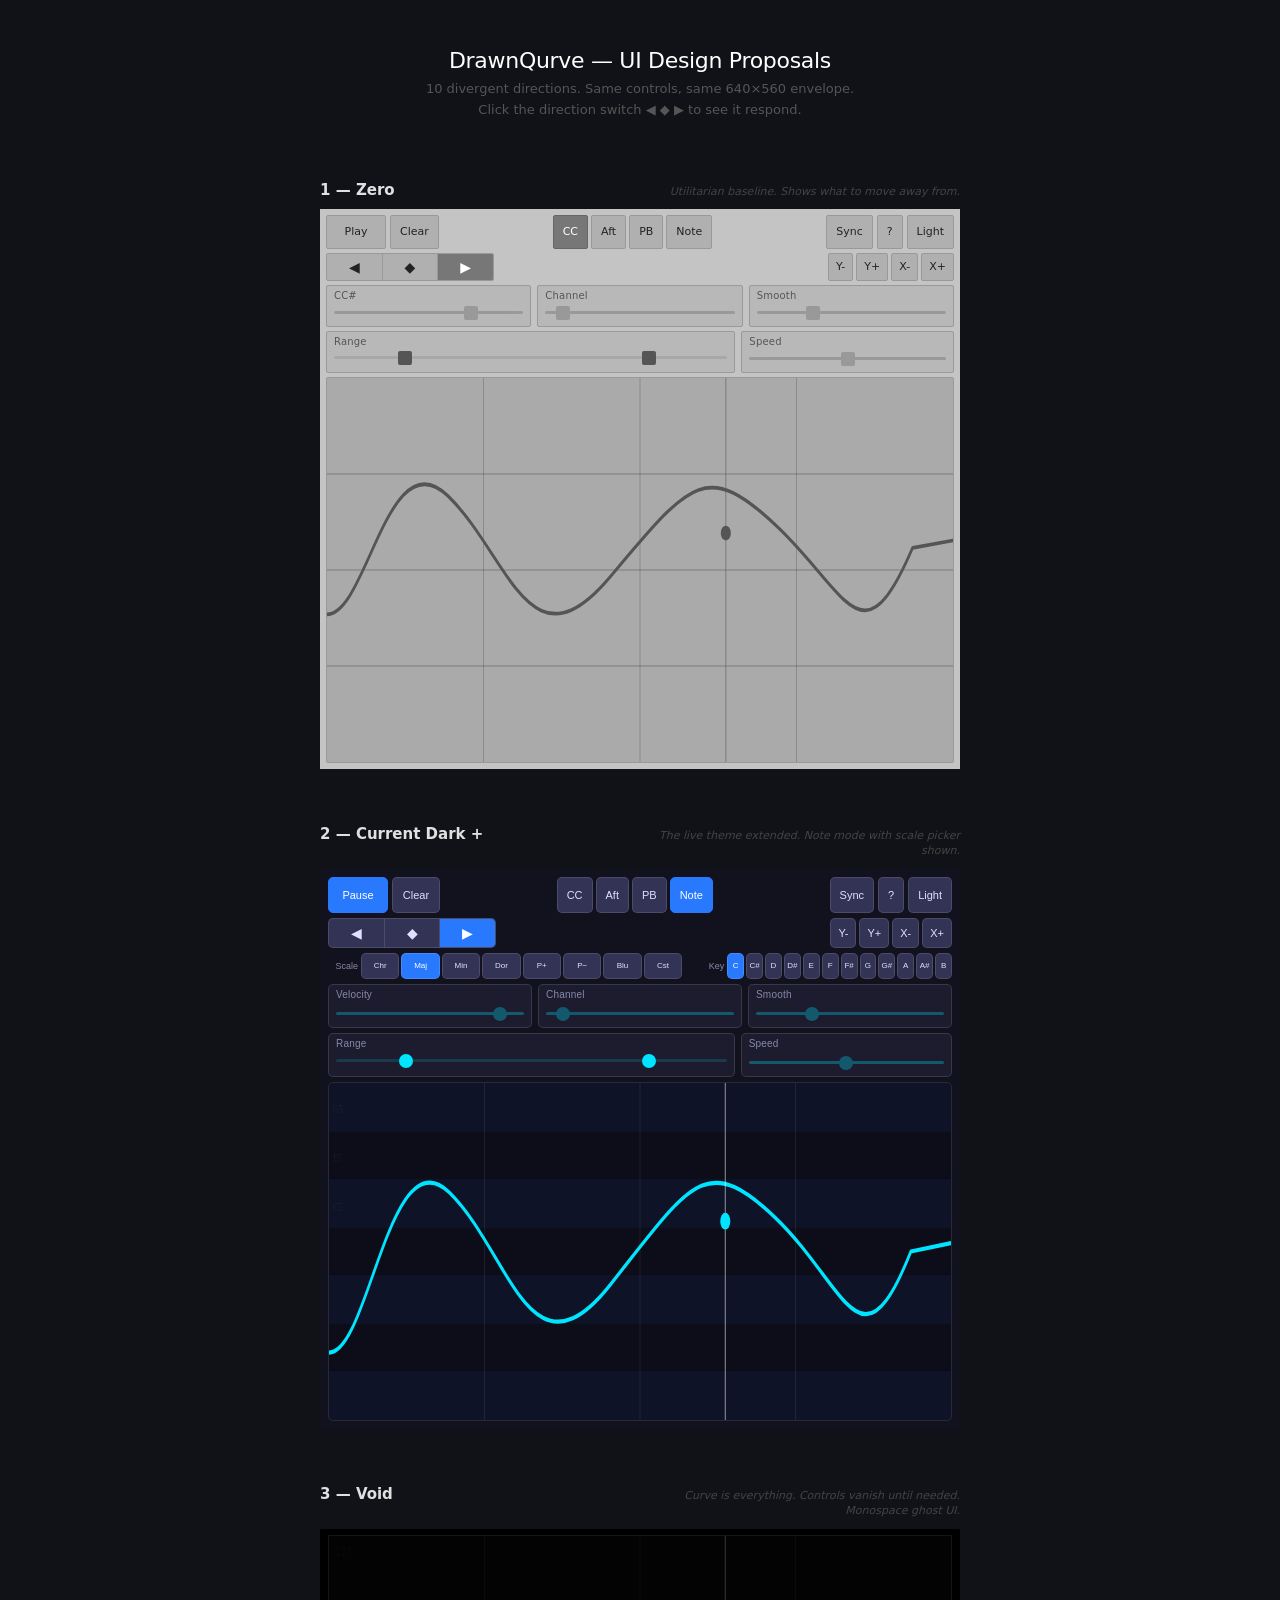
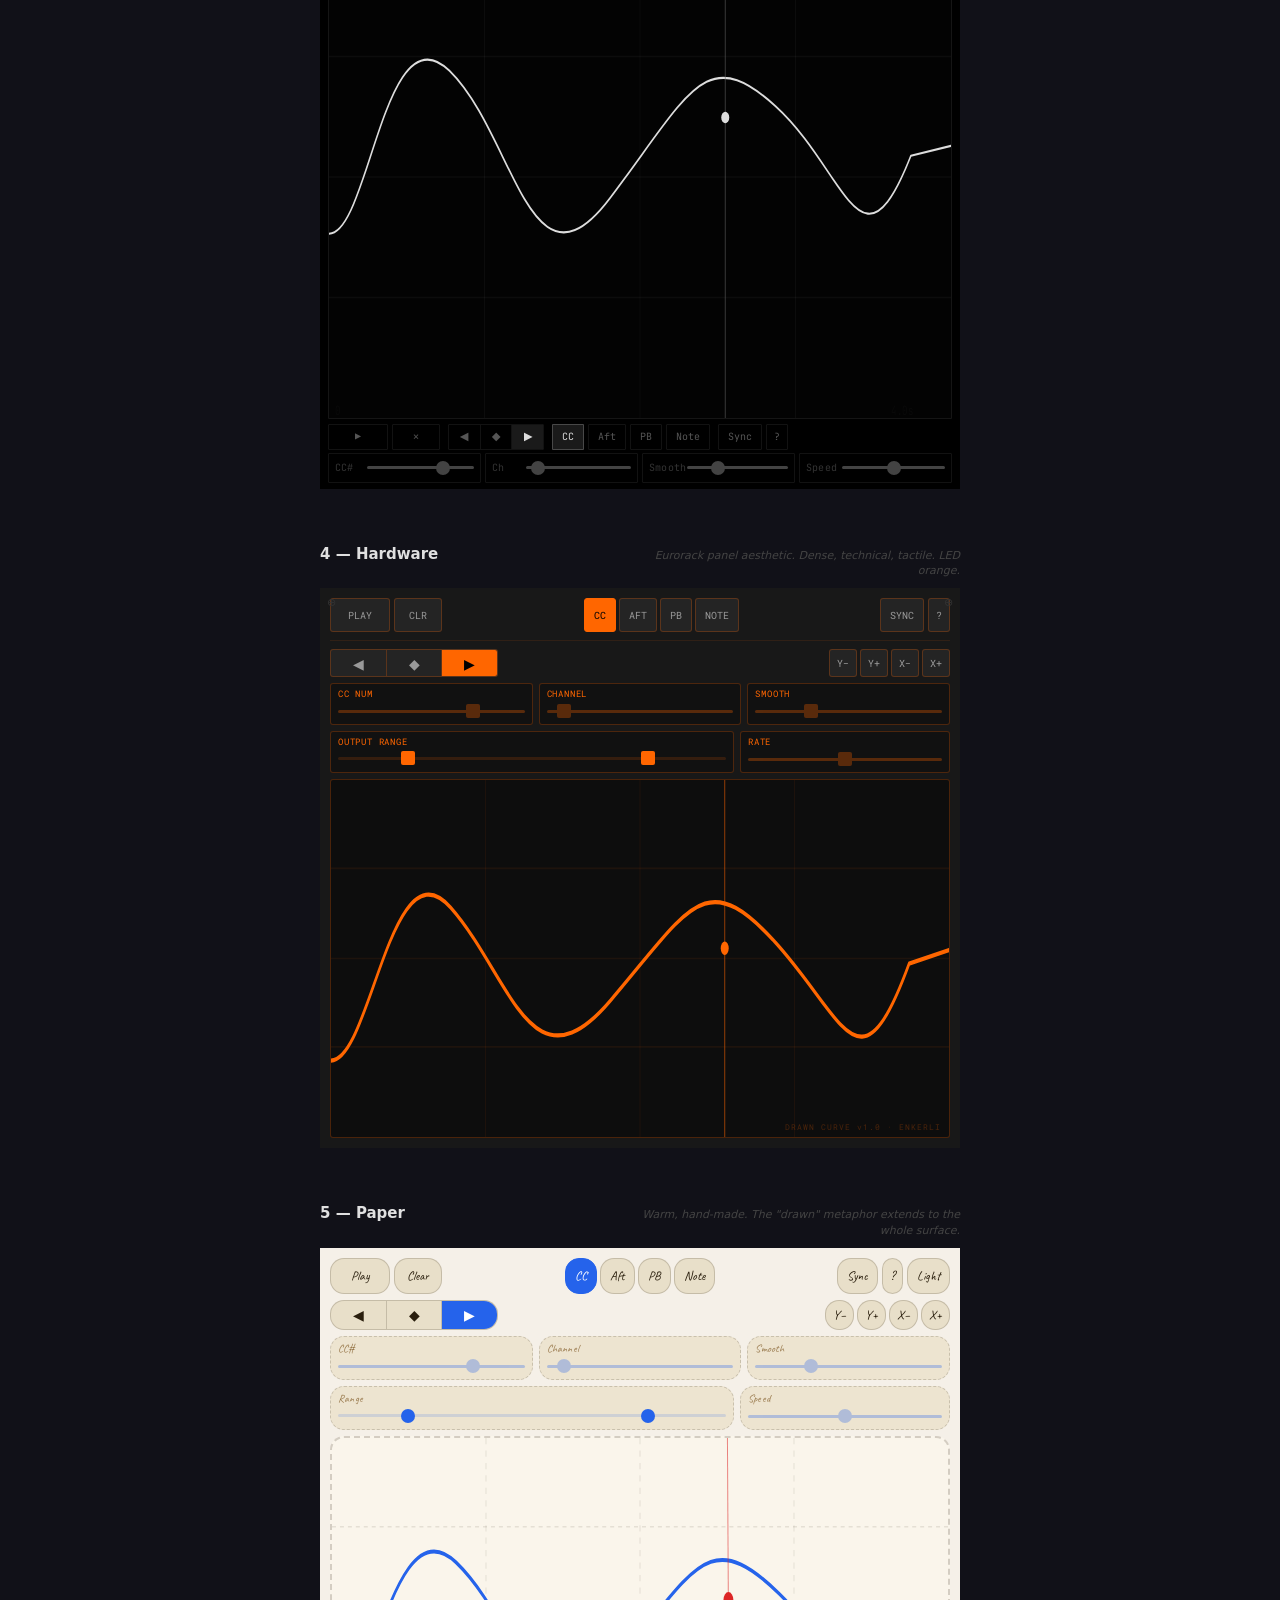
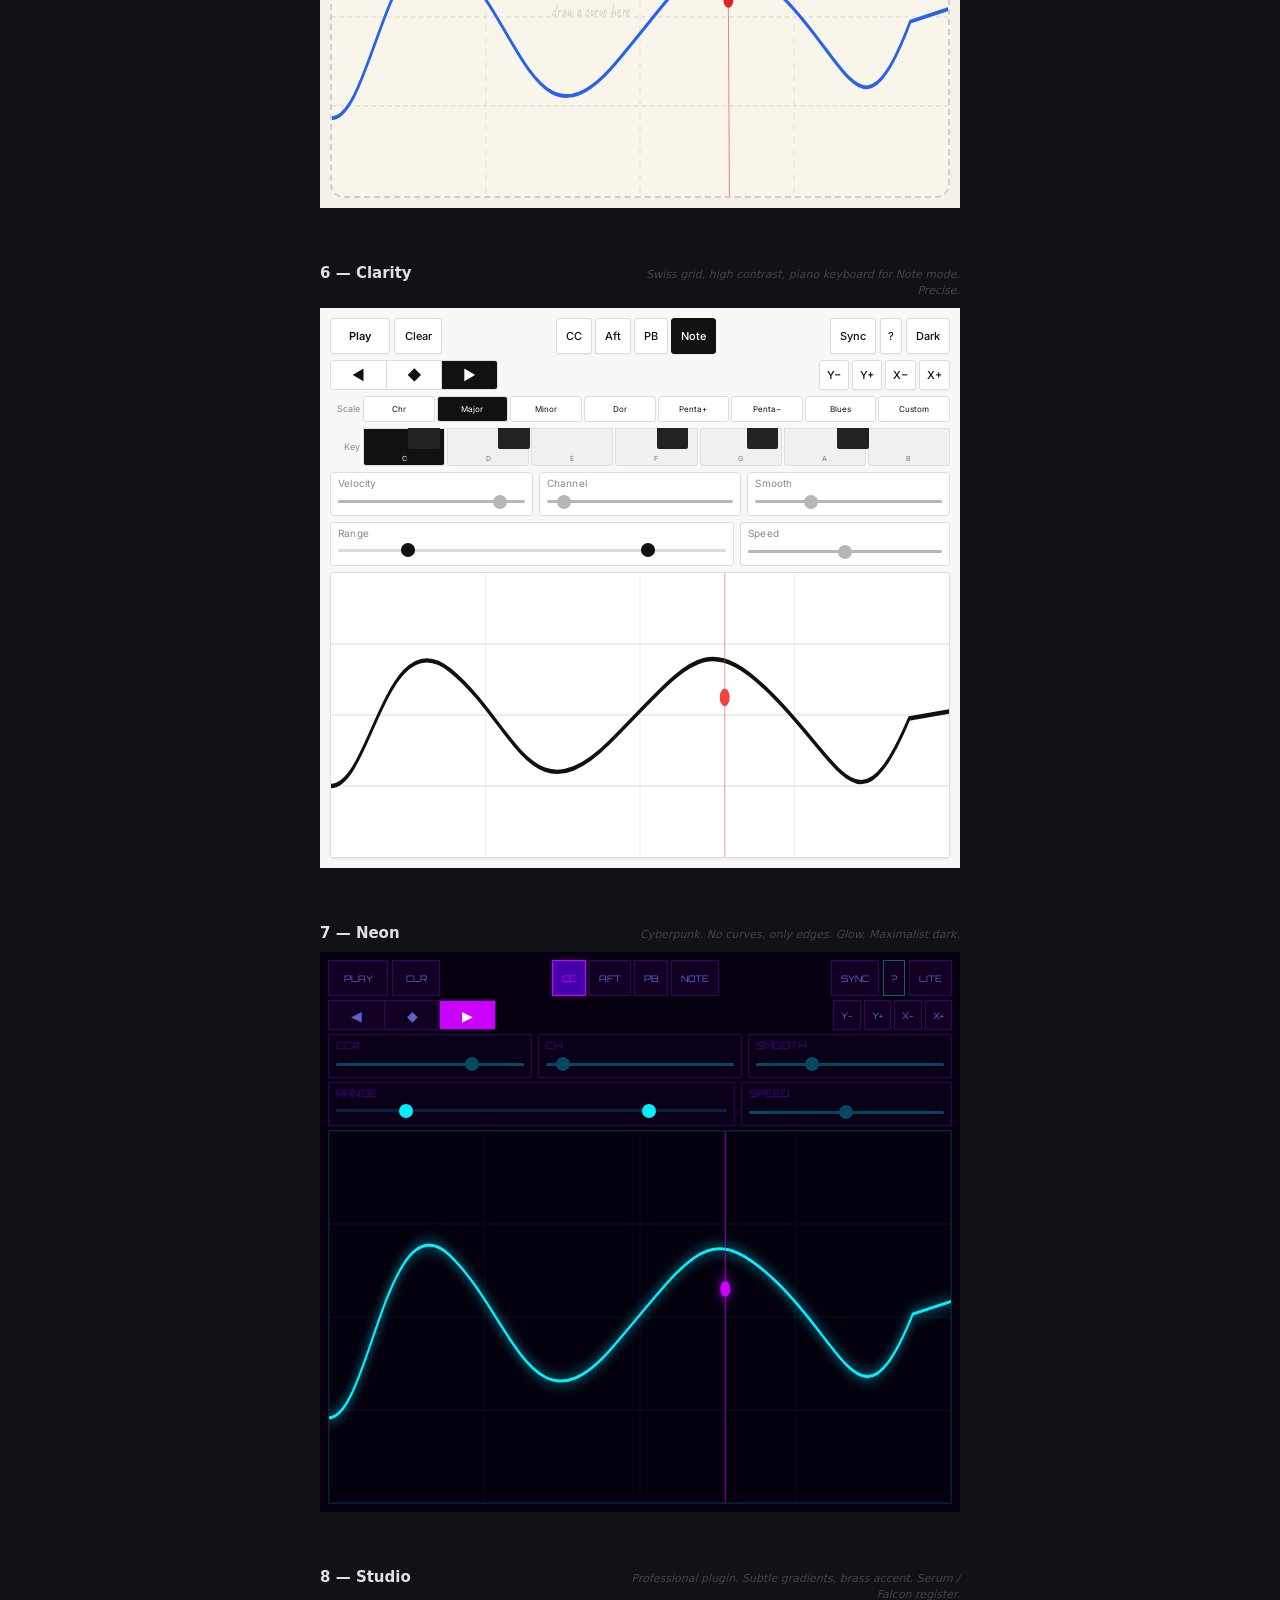
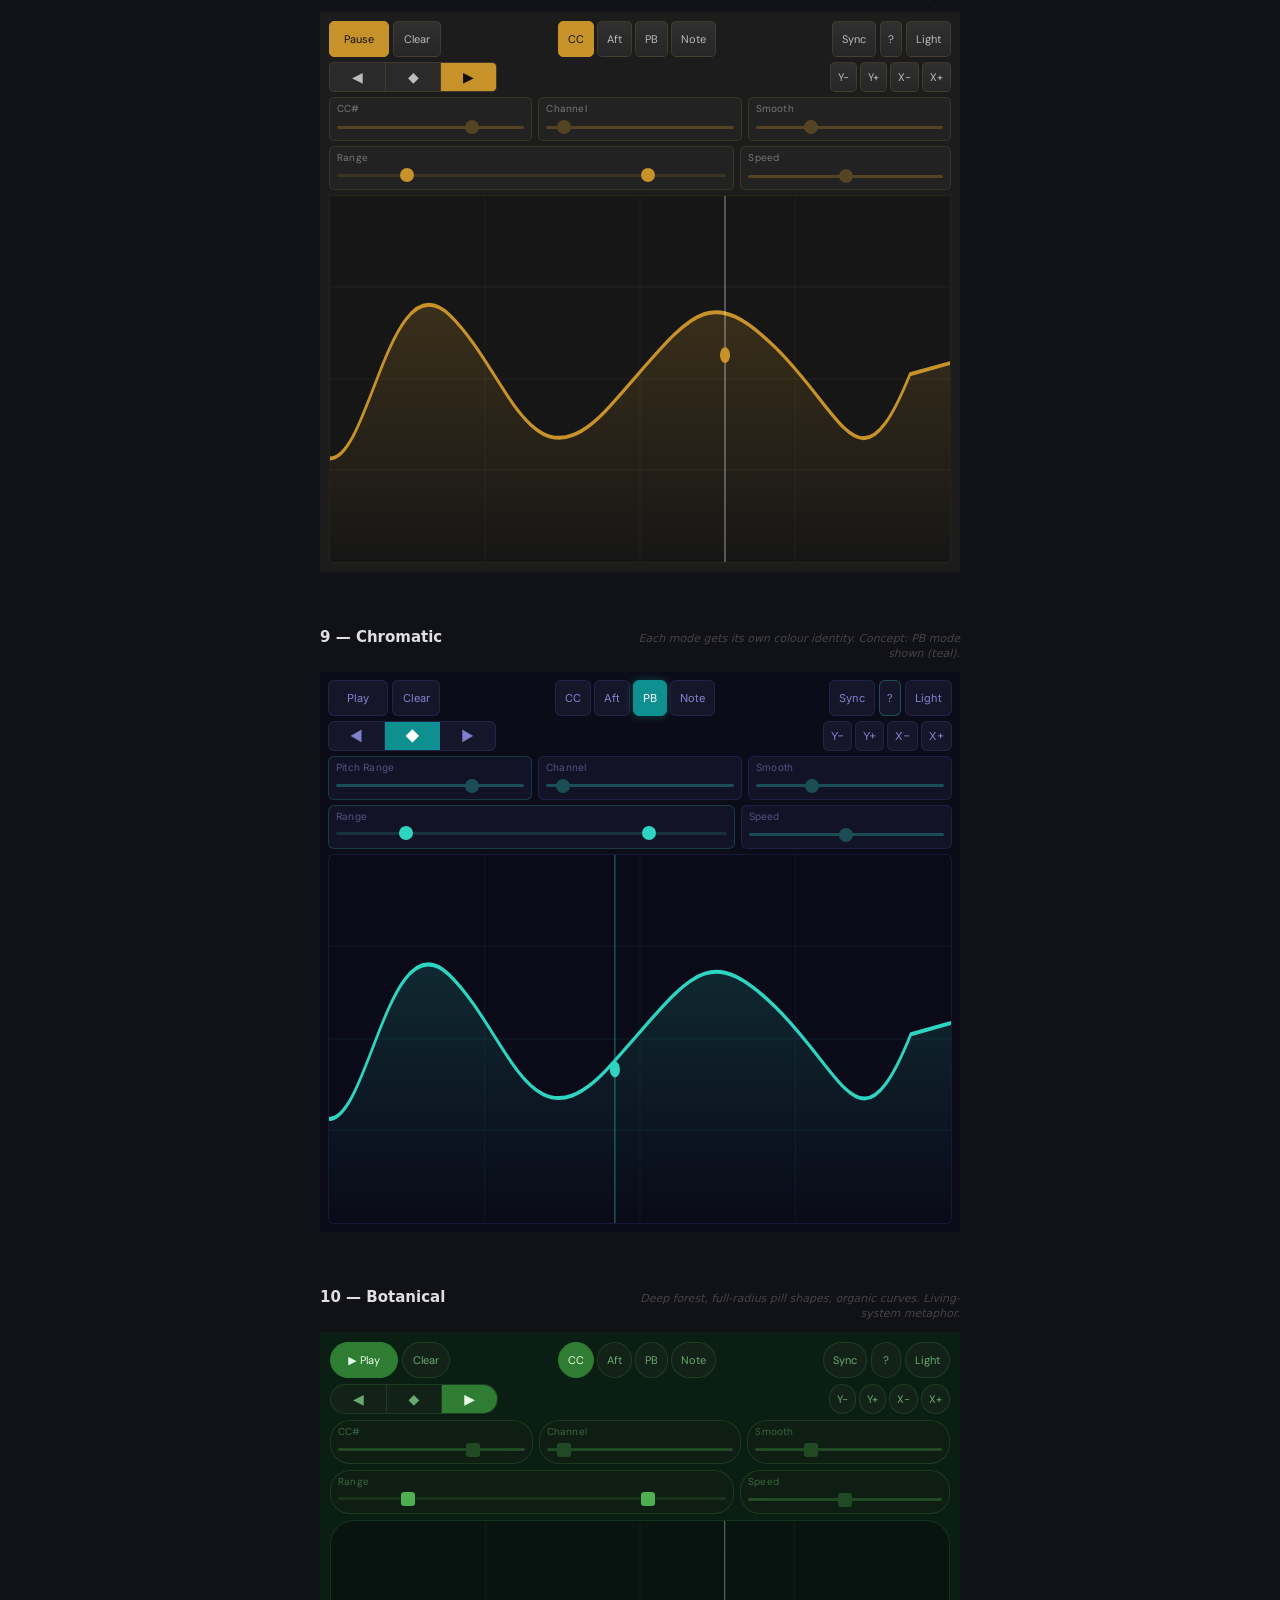
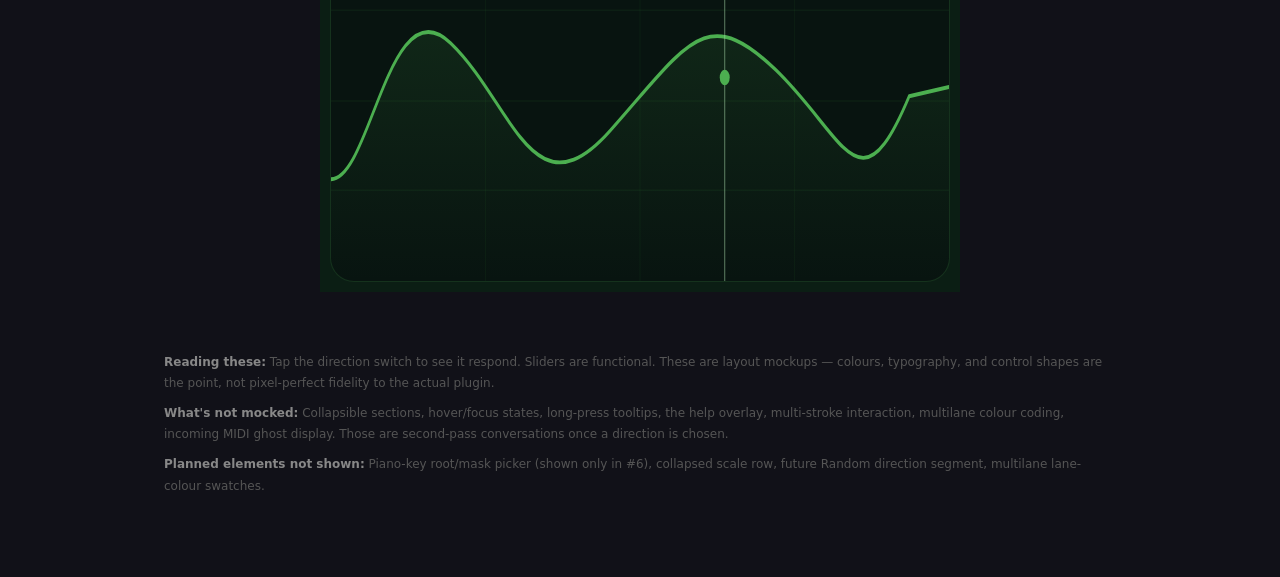
<file: Vane Design/mockups/designs.html>
<!DOCTYPE html>
<html lang="en">
<head>
<meta charset="UTF-8">
<meta name="viewport" content="width=device-width, initial-scale=1.0">
<title>DrawnQurve — UI Design Proposals</title>
<link rel="preconnect" href="https://fonts.googleapis.com">
<link rel="preconnect" href="https://fonts.gstatic.com" crossorigin>
<link href="https://fonts.googleapis.com/css2?family=Caveat:wght@400;700&family=Orbitron:wght@400;600&family=JetBrains+Mono:wght@400;600&family=Inter:wght@300;400;500;700&family=Roboto+Mono:wght@400;500&family=DM+Sans:wght@300;400;500&display=swap" rel="stylesheet">
<style>

/* ─────────────────────────────────────────────────────────────────────────────
   PAGE
───────────────────────────────────────────────────────────────────────────── */
*, *::before, *::after { box-sizing: border-box; margin: 0; padding: 0; }
body {
  font-family: -apple-system, system-ui, sans-serif;
  background: #111118;
  color: #ccc;
  padding: 48px 24px 80px;
  min-width: 680px;
}
h1 {
  text-align: center;
  font-size: 22px;
  font-weight: 500;
  letter-spacing: -0.3px;
  color: #fff;
  margin-bottom: 6px;
}
.page-sub {
  text-align: center;
  font-size: 13px;
  color: #555;
  margin-bottom: 60px;
  line-height: 1.6;
}
.designs-grid {
  display: grid;
  grid-template-columns: repeat(auto-fit, minmax(640px, 1fr));
  gap: 56px 48px;
  max-width: 1380px;
  margin: 0 auto;
  justify-items: center;
}
.design-entry { width: 640px; }
.design-label {
  display: flex;
  justify-content: space-between;
  align-items: baseline;
  margin-bottom: 10px;
}
.design-name {
  font-size: 15px;
  font-weight: 600;
  color: #e0e0e0;
}
.design-tag {
  font-size: 11px;
  color: #444;
  font-style: italic;
  text-align: right;
  max-width: 340px;
  line-height: 1.4;
}

/* ─────────────────────────────────────────────────────────────────────────────
   PLUGIN WINDOW — BASE LAYOUT
   640 × 560 px, same as the actual plugin.
───────────────────────────────────────────────────────────────────────────── */
.pw {
  width: 640px;
  height: 560px;
  overflow: hidden;
  position: relative;
  display: flex;
  flex-direction: column;
}
.pw-inner {
  padding: var(--pad, 8px);
  display: flex;
  flex-direction: column;
  gap: var(--row-gap, 5px);
  height: 100%;
}

/* --- Row 1 ---------------------------------------------------------------- */
.row-1 {
  display: flex;
  align-items: center;
  gap: 4px;
  height: var(--r1h, 36px);
  flex-shrink: 0;
}
.row-1 .spacer { flex: 1; }

/* --- Row 2 ---------------------------------------------------------------- */
.row-2 {
  display: flex;
  align-items: center;
  gap: 4px;
  height: var(--r2h, 30px);
  flex-shrink: 0;
}
.row-2 .spacer { flex: 1; }

/* --- Generic button ------------------------------------------------------- */
.btn {
  display: inline-flex;
  align-items: center;
  justify-content: center;
  height: 100%;
  padding: 0 9px;
  background: var(--btn-bg);
  color: var(--btn-text);
  border: 1px solid var(--border);
  border-radius: var(--radius, 4px);
  font-family: inherit;
  font-size: var(--btn-fs, 11px);
  font-weight: var(--btn-fw, 400);
  cursor: pointer;
  white-space: nowrap;
  user-select: none;
  transition: background 0.12s;
}
.btn.active {
  background: var(--active-bg);
  color: var(--active-text);
  border-color: var(--active-border, var(--active-bg));
}
.btn-play  { min-width: 60px; }
.btn-clear { min-width: 48px; }
.btn-sm    { padding: 0 7px; }

/* --- Message type group --------------------------------------------------- */
.msg-type {
  display: flex;
  gap: 3px;
  height: 100%;
}

/* --- Direction 3-way switch ----------------------------------------------- */
.dir-switch {
  display: flex;
  width: 168px;
  height: 100%;
  flex-shrink: 0;
  background: var(--btn-bg);
  border: 1px solid var(--border);
  border-radius: var(--radius, 4px);
  overflow: hidden;
}
.dir-seg {
  flex: 1;
  display: flex;
  align-items: center;
  justify-content: center;
  font-size: 14px;
  color: var(--btn-text);
  cursor: pointer;
  border-right: 1px solid var(--border);
  transition: background 0.1s;
}
.dir-seg:last-child { border-right: none; }
.dir-seg.active {
  background: var(--active-bg);
  color: var(--active-text);
}

/* --- Grid buttons --------------------------------------------------------- */
.grid-btns {
  display: flex;
  gap: 3px;
  height: 100%;
}

/* --- Param rows ----------------------------------------------------------- */
.param-rows {
  display: flex;
  flex-direction: column;
  gap: var(--row-gap, 5px);
  flex-shrink: 0;
}
.param-row {
  display: flex;
  gap: 6px;
  height: var(--param-h, 44px);
}
.param-slot {
  display: flex;
  flex-direction: column;
  justify-content: space-between;
  flex: 1;
  background: var(--slot-bg, var(--btn-bg));
  border: 1px solid var(--border);
  border-radius: var(--radius, 4px);
  padding: 4px 7px 5px;
}
.param-slot.wide   { flex: 2; }
.param-slot label {
  font-size: var(--label-fs, 10px);
  color: var(--label-color);
  font-family: inherit;
  letter-spacing: 0.2px;
  pointer-events: none;
}

/* Range input */
.param-slot input[type="range"] {
  width: 100%;
  height: 16px;
  -webkit-appearance: none;
  background: transparent;
  cursor: pointer;
}
.param-slot input[type="range"]::-webkit-slider-runnable-track {
  height: 3px;
  background: var(--track-color, var(--accent));
  opacity: 0.3;
  border-radius: 2px;
}
.param-slot input[type="range"]::-webkit-slider-thumb {
  -webkit-appearance: none;
  width: 14px;
  height: 14px;
  border-radius: var(--thumb-r, 50%);
  background: var(--accent);
  margin-top: -5.5px;
}

/* Two-value range mock */
.range-mock {
  position: relative;
  height: 20px;
  display: flex;
  align-items: center;
  margin-top: 2px;
}
.range-track-bg {
  width: 100%;
  height: 3px;
  background: var(--accent);
  opacity: 0.15;
  border-radius: 2px;
  position: relative;
}
.range-fill {
  position: absolute;
  left: 18%;
  width: 62%;
  height: 100%;
  background: var(--accent);
  opacity: 0.7;
  border-radius: 2px;
}
.range-thumb {
  position: absolute;
  width: 14px;
  height: 14px;
  border-radius: var(--thumb-r, 50%);
  background: var(--accent);
  top: 50%;
  transform: translate(-50%, -50%);
}
.range-thumb.tl { left: 18%; }
.range-thumb.tr { left: 80%; }

/* --- Scale row ------------------------------------------------------------ */
.scale-row {
  display: flex;
  align-items: center;
  gap: 3px;
  height: 26px;
  flex-shrink: 0;
}
.scale-lbl {
  font-size: 9px;
  color: var(--label-color);
  width: 30px;
  text-align: right;
  flex-shrink: 0;
  font-family: inherit;
}
.scale-btns {
  display: flex;
  gap: 2px;
  flex: 1;
}
.scale-btn {
  flex: 1;
  height: 26px;
  display: flex;
  align-items: center;
  justify-content: center;
  background: var(--btn-bg);
  border: 1px solid var(--border);
  border-radius: var(--radius, 3px);
  font-size: 8px;
  color: var(--btn-text);
  cursor: pointer;
  font-family: inherit;
}
.scale-btn.active {
  background: var(--active-bg);
  color: var(--active-text);
}

/* --- Piano keyboard ------------------------------------------------------- */
.piano-wrap {
  display: flex;
  align-items: center;
  gap: 3px;
  height: 38px;
  flex-shrink: 0;
}
.piano-keys {
  flex: 1;
  height: 100%;
  position: relative;
  display: flex;
  gap: 2px;
}
.key-w {
  flex: 1;
  height: 100%;
  background: var(--key-w-bg, #ddd);
  border: 1px solid var(--border);
  border-radius: 0 0 3px 3px;
  cursor: pointer;
  display: flex;
  align-items: flex-end;
  justify-content: center;
  padding-bottom: 2px;
  font-size: 7px;
  color: var(--key-w-text, #555);
  position: relative;
}
.key-w.on {
  background: var(--accent);
  color: var(--active-text);
}
.key-row-black {
  position: absolute;
  top: 0; left: 0; right: 0;
  height: 55%;
  display: flex;
  padding: 0 calc(100%/14);
  gap: calc(100%/14 * 0.8);
  pointer-events: none;
}
.key-b {
  flex: 1;
  background: var(--key-b-bg, #222);
  border-radius: 0 0 2px 2px;
  pointer-events: auto;
  cursor: pointer;
}
.key-b.on { background: var(--accent); }
/* Gaps for E-F and B-C */
.key-b-gap { flex: 0.5; }

/* --- Curve display -------------------------------------------------------- */
.curve-display {
  flex: 1;
  background: var(--curve-bg);
  border-radius: var(--radius, 4px);
  border: 1px solid var(--border);
  overflow: hidden;
  position: relative;
  min-height: 0;
}
.curve-display svg {
  width: 100%;
  height: 100%;
  display: block;
}
.gline { stroke: var(--grid-line); stroke-width: 1; }
.curve-path { stroke: var(--accent); stroke-width: 2.5; fill: none;
              stroke-linecap: round; stroke-linejoin: round; }
.playhead-line { stroke: var(--ph-line); stroke-width: 1; opacity: 0.55; }
.playhead-dot  { fill: var(--accent); }
/* Axis hint text */
.axis-hint { fill: var(--grid-line); font-size: 10px; opacity: 0.7; }


/* ═════════════════════════════════════════════════════════════════════════════
   THEMES — custom property blocks
═════════════════════════════════════════════════════════════════════════════ */

/* 1 ── Zero (utilitarian baseline) ──────────────────────────────────────── */
.t-zero {
  --pad: 6px; --row-gap: 4px; --radius: 2px;
  --r1h: 34px; --r2h: 28px; --param-h: 42px;
  font-family: system-ui, sans-serif;
  background: #c4c4c4;
  color: #222;
  --btn-bg: #b0b0b0; --btn-text: #222; --border: #999;
  --active-bg: #777;  --active-text: #fff; --active-border: #666;
  --accent: #555; --label-color: #555;
  --slot-bg: #b8b8b8;
  --curve-bg: #aaa;
  --grid-line: rgba(0,0,0,0.18);
  --ph-line: #555;
  --thumb-r: 2px; --btn-fs: 11px;
}

/* 2 ── Current Dark (the live theme, extended) ───────────────────────────── */
.t-current {
  --pad: 8px; --row-gap: 5px; --radius: 5px;
  --r1h: 36px; --r2h: 30px; --param-h: 44px;
  font-family: -apple-system, BlinkMacSystemFont, sans-serif;
  background: #12121f;
  color: #fff;
  --btn-bg: #333355; --btn-text: #e0e0ff; --border: rgba(255,255,255,0.12);
  --active-bg: #2979ff; --active-text: #fff;
  --accent: #00e5ff; --label-color: #8888aa;
  --slot-bg: #1c1c2e;
  --curve-bg: #0d0d1a;
  --grid-line: rgba(255,255,255,0.07);
  --ph-line: #fff;
}
.t-current .scale-btn.active { background: #2979ff; }

/* 3 ── Void (curve-forward, monospace, near-black) ──────────────────────── */
.t-void {
  --pad: 8px; --row-gap: 4px; --radius: 1px;
  --r1h: 28px; --r2h: 24px; --param-h: 36px;
  font-family: 'JetBrains Mono', monospace;
  background: #000;
  color: #888;
  --btn-bg: transparent; --btn-text: #555; --border: rgba(255,255,255,0.07);
  --active-bg: #1a1a1a; --active-text: #ddd; --active-border: rgba(255,255,255,0.2);
  --accent: #ddd; --label-color: #333;
  --slot-bg: transparent;
  --curve-bg: #030303;
  --grid-line: rgba(255,255,255,0.035);
  --ph-line: #666;
  --btn-fs: 10px;
}
.t-void .dir-switch { background: transparent; }

/* 4 ── Hardware (eurorack / modular panel) ───────────────────────────────── */
.t-hardware {
  --pad: 10px; --row-gap: 6px; --radius: 3px;
  --r1h: 34px; --r2h: 28px; --param-h: 42px;
  font-family: 'Roboto Mono', monospace;
  background: #181818;
  color: #bbb;
  --btn-bg: #242424; --btn-text: #999; --border: rgba(255,102,0,0.25);
  --active-bg: #ff6600; --active-text: #000;
  --accent: #ff6600; --label-color: #ff6600;
  --slot-bg: #111;
  --curve-bg: #0d0d0d;
  --grid-line: rgba(255,102,0,0.07);
  --ph-line: #ff6600;
  --btn-fs: 10px; --thumb-r: 2px;
}
.t-hardware .pw {
  border: 2px solid #2c2c2c;
  box-shadow: inset 0 0 40px rgba(0,0,0,0.6);
}
/* screws */
.t-hardware::before, .t-hardware::after {
  content: '⊕';
  position: absolute;
  font-size: 11px;
  color: #333;
  top: 6px;
}
.t-hardware::before { left: 7px; }
.t-hardware::after  { right: 7px; }

/* 5 ── Paper / Sketch (drawn metaphor, warm, hand-made feel) ─────────────── */
.t-paper {
  --pad: 10px; --row-gap: 6px; --radius: 14px;
  --r1h: 36px; --r2h: 30px; --param-h: 44px;
  font-family: 'Caveat', cursive;
  background: #f5f0e8;
  color: #2a1f0e;
  --btn-bg: #e8dfc9; --btn-text: #2a1f0e; --border: rgba(42,31,14,0.18);
  --active-bg: #2563eb; --active-text: #fff;
  --accent: #2563eb; --label-color: #9a7b4f;
  --slot-bg: #ede4d0;
  --curve-bg: #faf5eb;
  --grid-line: rgba(42,31,14,0.1);
  --ph-line: #dc2626;
  --btn-fs: 13px; --label-fs: 11px;
}
.t-paper .param-slot { border-style: dashed; }
.t-paper .curve-display { border-style: dashed; border-width: 2px; }
/* Slight drop shadow for paper feel */
.t-paper .pw { box-shadow: 0 4px 24px rgba(0,0,0,0.15); }
.t-paper .curve-path { stroke-dasharray: none; }

/* 6 ── Clarity (Swiss/typographic, piano keyboard scale picker) ──────────── */
.t-clarity {
  --pad: 10px; --row-gap: 6px; --radius: 3px;
  --r1h: 36px; --r2h: 30px; --param-h: 44px;
  font-family: 'Inter', system-ui, sans-serif;
  font-weight: 400;
  background: #f8f8f8;
  color: #111;
  --btn-bg: #fff; --btn-text: #111; --border: #ddd;
  --active-bg: #111; --active-text: #fff;
  --accent: #111; --label-color: #888;
  --slot-bg: #fff;
  --curve-bg: #fff;
  --grid-line: rgba(0,0,0,0.07);
  --ph-line: #ef4444;
  --key-w-bg: #f0f0f0; --key-w-text: #777; --key-b-bg: #1a1a1a;
  --btn-fs: 11px; --btn-fw: 500;
}
.t-clarity .btn { box-shadow: 0 1px 2px rgba(0,0,0,0.06); }
.t-clarity .curve-display { box-shadow: 0 1px 3px rgba(0,0,0,0.08); }
.t-clarity .pw { box-shadow: 0 2px 16px rgba(0,0,0,0.08); }

/* 7 ── Neon (cyberpunk / synthwave) ─────────────────────────────────────── */
.t-neon {
  --pad: 8px; --row-gap: 4px; --radius: 0px;
  --r1h: 36px; --r2h: 30px; --param-h: 44px;
  font-family: 'Orbitron', sans-serif;
  background: #060010;
  color: #c0c0ff;
  --btn-bg: #110022; --btn-text: #6060cc; --border: rgba(150,0,255,0.3);
  --active-bg: #cc00ff; --active-text: #fff;
  --accent: #00f0ff; --label-color: #440088;
  --slot-bg: #0a0018;
  --curve-bg: #04000e;
  --grid-line: rgba(0,240,255,0.05);
  --ph-line: #cc00ff;
  --btn-fs: 9px;
}
.t-neon .btn.active { box-shadow: 0 0 8px var(--active-bg), 0 0 24px rgba(204,0,255,0.25); }
.t-neon .curve-display { border-color: rgba(0,240,255,0.15); }
.t-neon .curve-path { filter: drop-shadow(0 0 3px #00f0ff); }
.t-neon .playhead-dot { filter: drop-shadow(0 0 4px #cc00ff); }
.t-neon .pw { border: 1px solid rgba(150,0,255,0.2); }

/* 8 ── Studio (professional dark, brass accent) ─────────────────────────── */
.t-studio {
  --pad: 9px; --row-gap: 5px; --radius: 5px;
  --r1h: 36px; --r2h: 30px; --param-h: 44px;
  font-family: 'DM Sans', -apple-system, sans-serif;
  background: #1c1c1c;
  color: #d0d0d0;
  --btn-bg: #2a2a2a; --btn-text: #bbb; --border: rgba(200,146,42,0.15);
  --active-bg: #c8922a; --active-text: #111;
  --accent: #c8922a; --label-color: #777;
  --slot-bg: #222;
  --curve-bg: #161616;
  --grid-line: rgba(255,255,255,0.04);
  --ph-line: #fff;
}
.t-studio .btn { background: linear-gradient(180deg,#303030 0%,#262626 100%); }
.t-studio .btn.active { background: var(--active-bg); }
.t-studio .curve-display { border-color: rgba(200,146,42,0.1); }

/* 9 ── Chromatic (mode-color identity — showing PB/teal mode) ─────────────── */
.t-chromatic {
  --pad: 8px; --row-gap: 5px; --radius: 6px;
  --r1h: 36px; --r2h: 30px; --param-h: 44px;
  font-family: 'Inter', system-ui, sans-serif;
  background: #0c0c18;
  color: #e0e0ff;
  --btn-bg: #16162a; --btn-text: #8080cc; --border: rgba(100,100,255,0.15);
  /* Active accent varies per active mode: this card shows PB=teal */
  --active-bg: #0e9090; --active-text: #fff;
  --accent: #2dd4bf; --label-color: #505080;
  --slot-bg: #131327;
  --curve-bg: #0a0a18;
  --grid-line: rgba(45,212,191,0.06);
  --ph-line: #fff;
}
/* Tab-style mode selector with individual accent colors */
.t-chromatic .btn-cc.active  { background: #4f46e5; }
.t-chromatic .btn-aft.active { background: #be185d; }
.t-chromatic .btn-pb.active  { background: #0e9090; box-shadow: 0 0 10px rgba(14,144,144,0.3); }
.t-chromatic .btn-note.active { background: #16a34a; }

/* 10 ── Botanical (living-system, organic curves, deep green) ────────────── */
.t-botanical {
  --pad: 10px; --row-gap: 6px; --radius: 18px;
  --r1h: 36px; --r2h: 30px; --param-h: 44px;
  font-family: 'DM Sans', system-ui, sans-serif;
  background: #0b1e14;
  color: #c8e0c0;
  --btn-bg: #122218; --btn-text: #6aa870; --border: rgba(74,168,80,0.2);
  --active-bg: #2e7d32; --active-text: #e8ffe8;
  --accent: #4caf50; --label-color: #3a6640;
  --slot-bg: #0f1e12;
  --curve-bg: #081410;
  --grid-line: rgba(76,175,80,0.07);
  --ph-line: #a5d6a7;
  --thumb-r: 3px;
}
.t-botanical .curve-path { stroke-width: 2; }
.t-botanical .dir-switch  { border-radius: 30px; }


/* ─────────────────────────────────────────────────────────────────────────────
   VOID THEME — compact layout (curve-first)
───────────────────────────────────────────────────────────────────────────── */
.t-void .pw-inner { padding: 6px 8px; gap: 3px; }
.t-void .controls-panel {
  display: flex;
  flex-direction: column;
  gap: 3px;
  padding: 6px 0 2px;
}
.t-void .param-slot { padding: 3px 6px; }
.t-void .param-row { height: 34px; }
/* The curve sits on top in void layout and fills remaining space */


/* ─────────────────────────────────────────────────────────────────────────────
   HARDWARE — panel-label style for param slots
───────────────────────────────────────────────────────────────────────────── */
.t-hardware .panel-divider {
  height: 1px;
  background: rgba(255,102,0,0.1);
  margin: 2px 0;
  flex-shrink: 0;
}
.t-hardware .param-slot label {
  text-transform: uppercase;
  letter-spacing: 0.8px;
  font-size: 9px;
}
.t-hardware .curve-display::after {
  content: 'DRAWN CURVE v1.0 · ENKERLI';
  position: absolute;
  bottom: 5px;
  right: 8px;
  font-size: 8px;
  color: rgba(255,102,0,0.25);
  font-family: 'Roboto Mono', monospace;
  letter-spacing: 1px;
}

/* ─────────────────────────────────────────────────────────────────────────────
   NEON — border glow on active curve area
───────────────────────────────────────────────────────────────────────────── */
.t-neon .curve-display::before {
  content: '';
  position: absolute;
  inset: 0;
  border: 1px solid rgba(0,240,255,0.08);
  pointer-events: none;
  z-index: 1;
}

</style>
</head>
<body>

<h1>DrawnQurve — UI Design Proposals</h1>
<p class="page-sub">
  10 divergent directions. Same controls, same 640×560 envelope.<br>
  Click the direction switch ◀ ◆ ▶ to see it respond.
</p>

<div class="designs-grid">


<!-- ════════════════════════════════════════════════════════════════════════
     1. ZERO — utilitarian baseline
════════════════════════════════════════════════════════════════════════════ -->
<div class="design-entry">
  <div class="design-label">
    <span class="design-name">1 — Zero</span>
    <span class="design-tag">Utilitarian baseline. Shows what to move away from.</span>
  </div>
  <div class="pw t-zero" id="pw1">
    <div class="pw-inner">
      <div class="row-1">
        <button class="btn btn-play">Play</button>
        <button class="btn btn-clear">Clear</button>
        <div class="spacer"></div>
        <div class="msg-type">
          <button class="btn active">CC</button>
          <button class="btn">Aft</button>
          <button class="btn">PB</button>
          <button class="btn">Note</button>
        </div>
        <div class="spacer"></div>
        <button class="btn">Sync</button>
        <button class="btn">?</button>
        <button class="btn">Light</button>
      </div>
      <div class="row-2">
        <div class="dir-switch" data-pw="pw1">
          <div class="dir-seg">◀</div>
          <div class="dir-seg">◆</div>
          <div class="dir-seg active">▶</div>
        </div>
        <div class="spacer"></div>
        <div class="grid-btns">
          <button class="btn btn-sm">Y-</button>
          <button class="btn btn-sm">Y+</button>
          <button class="btn btn-sm">X-</button>
          <button class="btn btn-sm">X+</button>
        </div>
      </div>
      <div class="param-row">
        <div class="param-slot"><label>CC#</label><input type="range" value="74"></div>
        <div class="param-slot"><label>Channel</label><input type="range" value="6"></div>
        <div class="param-slot"><label>Smooth</label><input type="range" value="28"></div>
      </div>
      <div class="param-row">
        <div class="param-slot wide">
          <label>Range</label>
          <div class="range-mock">
            <div class="range-track-bg"><div class="range-fill"></div></div>
            <div class="range-thumb tl"></div><div class="range-thumb tr"></div>
          </div>
        </div>
        <div class="param-slot"><label>Speed</label><input type="range" value="50"></div>
      </div>
      <div class="curve-display">
        <svg viewBox="0 0 620 260" preserveAspectRatio="none">
          <line x1="155" y1="0" x2="155" y2="260" class="gline"/>
          <line x1="310" y1="0" x2="310" y2="260" class="gline"/>
          <line x1="465" y1="0" x2="465" y2="260" class="gline"/>
          <line x1="0" y1="65"  x2="620" y2="65"  class="gline"/>
          <line x1="0" y1="130" x2="620" y2="130" class="gline"/>
          <line x1="0" y1="195" x2="620" y2="195" class="gline"/>
          <path d="M0 160 C40 160 60 40 120 80 S200 200 280 135 S375 55 445 100 S530 195 580 115 L620 110" class="curve-path"/>
          <line x1="395" y1="0" x2="395" y2="260" class="playhead-line"/>
          <circle cx="395" cy="105" r="5" class="playhead-dot"/>
        </svg>
      </div>
    </div>
  </div>
</div>


<!-- ════════════════════════════════════════════════════════════════════════
     2. CURRENT DARK — existing theme extended, with Note mode scale rows
════════════════════════════════════════════════════════════════════════════ -->
<div class="design-entry">
  <div class="design-label">
    <span class="design-name">2 — Current Dark +</span>
    <span class="design-tag">The live theme extended. Note mode with scale picker shown.</span>
  </div>
  <div class="pw t-current" id="pw2">
    <div class="pw-inner">
      <div class="row-1">
        <button class="btn btn-play active">Pause</button>
        <button class="btn btn-clear">Clear</button>
        <div class="spacer"></div>
        <div class="msg-type">
          <button class="btn">CC</button>
          <button class="btn">Aft</button>
          <button class="btn">PB</button>
          <button class="btn active">Note</button>
        </div>
        <div class="spacer"></div>
        <button class="btn">Sync</button>
        <button class="btn">?</button>
        <button class="btn">Light</button>
      </div>
      <div class="row-2">
        <div class="dir-switch" data-pw="pw2">
          <div class="dir-seg">◀</div>
          <div class="dir-seg">◆</div>
          <div class="dir-seg active">▶</div>
        </div>
        <div class="spacer"></div>
        <div class="grid-btns">
          <button class="btn btn-sm">Y-</button>
          <button class="btn btn-sm">Y+</button>
          <button class="btn btn-sm">X-</button>
          <button class="btn btn-sm">X+</button>
        </div>
      </div>
      <!-- Scale row (Note mode) -->
      <div class="scale-row">
        <span class="scale-lbl">Scale</span>
        <div class="scale-btns">
          <div class="scale-btn">Chr</div>
          <div class="scale-btn active">Maj</div>
          <div class="scale-btn">Min</div>
          <div class="scale-btn">Dor</div>
          <div class="scale-btn">P+</div>
          <div class="scale-btn">P−</div>
          <div class="scale-btn">Blu</div>
          <div class="scale-btn">Cst</div>
        </div>
        <span style="width:6px"></span>
        <span class="scale-lbl">Key</span>
        <div class="scale-btns" style="flex:0.7">
          <div class="scale-btn active">C</div>
          <div class="scale-btn">C#</div>
          <div class="scale-btn">D</div>
          <div class="scale-btn">D#</div>
          <div class="scale-btn">E</div>
          <div class="scale-btn">F</div>
          <div class="scale-btn">F#</div>
          <div class="scale-btn">G</div>
          <div class="scale-btn">G#</div>
          <div class="scale-btn">A</div>
          <div class="scale-btn">A#</div>
          <div class="scale-btn">B</div>
        </div>
      </div>
      <div class="param-row">
        <div class="param-slot"><label>Velocity</label><input type="range" value="90"></div>
        <div class="param-slot"><label>Channel</label><input type="range" value="6"></div>
        <div class="param-slot"><label>Smooth</label><input type="range" value="28"></div>
      </div>
      <div class="param-row">
        <div class="param-slot wide">
          <label>Range</label>
          <div class="range-mock">
            <div class="range-track-bg"><div class="range-fill"></div></div>
            <div class="range-thumb tl"></div><div class="range-thumb tr"></div>
          </div>
        </div>
        <div class="param-slot"><label>Speed</label><input type="range" value="50"></div>
      </div>
      <div class="curve-display">
        <svg viewBox="0 0 620 200" preserveAspectRatio="none">
          <!-- Scale bands (C major: C D E F G A B) -->
          <rect x="0" y="0"   width="620" height="29" fill="rgba(41,121,255,0.06)"/>
          <rect x="0" y="57"  width="620" height="29" fill="rgba(41,121,255,0.06)"/>
          <rect x="0" y="114" width="620" height="29" fill="rgba(41,121,255,0.06)"/>
          <rect x="0" y="171" width="620" height="29" fill="rgba(41,121,255,0.06)"/>
          <line x1="155" y1="0" x2="155" y2="200" class="gline"/>
          <line x1="310" y1="0" x2="310" y2="200" class="gline"/>
          <line x1="465" y1="0" x2="465" y2="200" class="gline"/>
          <!-- Note labels on Y axis -->
          <text x="4" y="18"  class="axis-hint" style="font-size:8px;font-family:-apple-system">G5</text>
          <text x="4" y="47"  class="axis-hint" style="font-size:8px;font-family:-apple-system">E5</text>
          <text x="4" y="76"  class="axis-hint" style="font-size:8px;font-family:-apple-system">C5</text>
          <path d="M0 160 C40 160 60 30 120 65 S200 180 280 120 S375 40 445 80 S530 175 580 100 L620 95" class="curve-path"/>
          <line x1="395" y1="0" x2="395" y2="200" class="playhead-line"/>
          <circle cx="395" cy="82" r="5" class="playhead-dot"/>
        </svg>
      </div>
    </div>
  </div>
</div>


<!-- ════════════════════════════════════════════════════════════════════════
     3. VOID — curve dominates, controls recede into darkness
════════════════════════════════════════════════════════════════════════════ -->
<div class="design-entry">
  <div class="design-label">
    <span class="design-name">3 — Void</span>
    <span class="design-tag">Curve is everything. Controls vanish until needed. Monospace ghost UI.</span>
  </div>
  <div class="pw t-void" id="pw3">
    <div class="pw-inner">
      <div class="curve-display" style="flex:1; margin-bottom:2px;">
        <svg viewBox="0 0 620 340" preserveAspectRatio="none">
          <line x1="155" y1="0" x2="155" y2="340" class="gline"/>
          <line x1="310" y1="0" x2="310" y2="340" class="gline"/>
          <line x1="465" y1="0" x2="465" y2="340" class="gline"/>
          <line x1="0" y1="85"  x2="620" y2="85"  class="gline"/>
          <line x1="0" y1="170" x2="620" y2="170" class="gline"/>
          <line x1="0" y1="255" x2="620" y2="255" class="gline"/>
          <path d="M0 210 C40 210 55 50 120 95 S200 260 280 185 S375 75 445 120 S530 245 580 155 L620 148" class="curve-path" style="stroke-width:1.5;"/>
          <line x1="395" y1="0" x2="395" y2="340" class="playhead-line"/>
          <circle cx="395" cy="128" r="4" class="playhead-dot"/>
          <!-- Minimal text overlays -->
          <text x="6" y="14" class="axis-hint" style="font-size:9px;font-family:'JetBrains Mono',monospace">127</text>
          <text x="6" y="338" class="axis-hint" style="font-size:9px;font-family:'JetBrains Mono',monospace">0</text>
          <text x="560" y="338" class="axis-hint" style="font-size:9px;font-family:'JetBrains Mono',monospace">4.0s</text>
        </svg>
      </div>
      <!-- compact control strip -->
      <div style="display:flex; gap:4px; height:26px; flex-shrink:0;">
        <button class="btn btn-play">▶</button>
        <button class="btn btn-clear">✕</button>
        <div class="spacer"></div>
        <div class="dir-switch" data-pw="pw3" style="width:96px;">
          <div class="dir-seg">◀</div>
          <div class="dir-seg">◆</div>
          <div class="dir-seg active">▶</div>
        </div>
        <div class="spacer"></div>
        <button class="btn active" style="min-width:32px;">CC</button>
        <button class="btn" style="min-width:32px;">Aft</button>
        <button class="btn" style="min-width:28px;">PB</button>
        <button class="btn" style="min-width:38px;">Note</button>
        <div class="spacer"></div>
        <button class="btn">Sync</button>
        <button class="btn btn-sm">?</button>
      </div>
      <div style="display:flex; gap:4px; height:30px; flex-shrink:0;">
        <div class="param-slot" style="flex:1; flex-direction:row; align-items:center; gap:6px; height:100%;">
          <label style="width:26px; flex-shrink:0;">CC#</label>
          <input type="range" value="74" style="flex:1;">
        </div>
        <div class="param-slot" style="flex:1; flex-direction:row; align-items:center; gap:6px; height:100%;">
          <label style="width:28px; flex-shrink:0;">Ch</label>
          <input type="range" value="6" style="flex:1;">
        </div>
        <div class="param-slot" style="flex:1; flex-direction:row; align-items:center; gap:6px; height:100%;">
          <label style="width:32px; flex-shrink:0;">Smooth</label>
          <input type="range" value="28" style="flex:1;">
        </div>
        <div class="param-slot" style="flex:1; flex-direction:row; align-items:center; gap:6px; height:100%;">
          <label style="width:30px; flex-shrink:0;">Speed</label>
          <input type="range" value="50" style="flex:1;">
        </div>
      </div>
    </div>
  </div>
</div>


<!-- ════════════════════════════════════════════════════════════════════════
     4. HARDWARE — eurorack / modular panel
════════════════════════════════════════════════════════════════════════════ -->
<div class="design-entry">
  <div class="design-label">
    <span class="design-name">4 — Hardware</span>
    <span class="design-tag">Eurorack panel aesthetic. Dense, technical, tactile. LED orange.</span>
  </div>
  <div class="pw t-hardware" id="pw4">
    <div class="pw-inner">
      <div class="row-1">
        <button class="btn btn-play">PLAY</button>
        <button class="btn btn-clear">CLR</button>
        <div class="spacer"></div>
        <div class="msg-type">
          <button class="btn active">CC</button>
          <button class="btn">AFT</button>
          <button class="btn">PB</button>
          <button class="btn">NOTE</button>
        </div>
        <div class="spacer"></div>
        <button class="btn">SYNC</button>
        <button class="btn btn-sm">?</button>
      </div>
      <div class="panel-divider"></div>
      <div class="row-2">
        <div class="dir-switch" data-pw="pw4">
          <div class="dir-seg">◀</div>
          <div class="dir-seg">◆</div>
          <div class="dir-seg active">▶</div>
        </div>
        <div class="spacer"></div>
        <div class="grid-btns">
          <button class="btn btn-sm">Y−</button>
          <button class="btn btn-sm">Y+</button>
          <button class="btn btn-sm">X−</button>
          <button class="btn btn-sm">X+</button>
        </div>
      </div>
      <div class="param-row">
        <div class="param-slot"><label>CC NUM</label><input type="range" value="74"></div>
        <div class="param-slot"><label>CHANNEL</label><input type="range" value="6"></div>
        <div class="param-slot"><label>SMOOTH</label><input type="range" value="28"></div>
      </div>
      <div class="param-row">
        <div class="param-slot wide">
          <label>OUTPUT RANGE</label>
          <div class="range-mock">
            <div class="range-track-bg"><div class="range-fill"></div></div>
            <div class="range-thumb tl"></div><div class="range-thumb tr"></div>
          </div>
        </div>
        <div class="param-slot"><label>RATE</label><input type="range" value="50"></div>
      </div>
      <div class="curve-display">
        <svg viewBox="0 0 620 210" preserveAspectRatio="none">
          <line x1="155" y1="0" x2="155" y2="210" class="gline"/>
          <line x1="310" y1="0" x2="310" y2="210" class="gline"/>
          <line x1="465" y1="0" x2="465" y2="210" class="gline"/>
          <line x1="0" y1="52"  x2="620" y2="52"  class="gline"/>
          <line x1="0" y1="105" x2="620" y2="105" class="gline"/>
          <line x1="0" y1="157" x2="620" y2="157" class="gline"/>
          <path d="M0 165 C40 165 60 35 120 75 S200 185 280 130 S375 50 445 95 S530 188 580 108 L620 100" class="curve-path"/>
          <line x1="395" y1="0" x2="395" y2="210" class="playhead-line"/>
          <circle cx="395" cy="99" r="4" class="playhead-dot"/>
        </svg>
      </div>
    </div>
  </div>
</div>


<!-- ════════════════════════════════════════════════════════════════════════
     5. PAPER — drawn metaphor applied to the UI itself
════════════════════════════════════════════════════════════════════════════ -->
<div class="design-entry">
  <div class="design-label">
    <span class="design-name">5 — Paper</span>
    <span class="design-tag">Warm, hand-made. The "drawn" metaphor extends to the whole surface.</span>
  </div>
  <div class="pw t-paper" id="pw5">
    <div class="pw-inner">
      <div class="row-1">
        <button class="btn btn-play">Play</button>
        <button class="btn btn-clear">Clear</button>
        <div class="spacer"></div>
        <div class="msg-type">
          <button class="btn active">CC</button>
          <button class="btn">Aft</button>
          <button class="btn">PB</button>
          <button class="btn">Note</button>
        </div>
        <div class="spacer"></div>
        <button class="btn">Sync</button>
        <button class="btn btn-sm">?</button>
        <button class="btn">Light</button>
      </div>
      <div class="row-2">
        <div class="dir-switch" data-pw="pw5">
          <div class="dir-seg">◀</div>
          <div class="dir-seg">◆</div>
          <div class="dir-seg active">▶</div>
        </div>
        <div class="spacer"></div>
        <div class="grid-btns">
          <button class="btn btn-sm">Y−</button>
          <button class="btn btn-sm">Y+</button>
          <button class="btn btn-sm">X−</button>
          <button class="btn btn-sm">X+</button>
        </div>
      </div>
      <div class="param-row">
        <div class="param-slot"><label>CC#</label><input type="range" value="74"></div>
        <div class="param-slot"><label>Channel</label><input type="range" value="6"></div>
        <div class="param-slot"><label>Smooth</label><input type="range" value="28"></div>
      </div>
      <div class="param-row">
        <div class="param-slot wide">
          <label>Range</label>
          <div class="range-mock">
            <div class="range-track-bg"><div class="range-fill"></div></div>
            <div class="range-thumb tl"></div><div class="range-thumb tr"></div>
          </div>
        </div>
        <div class="param-slot"><label>Speed</label><input type="range" value="50"></div>
      </div>
      <div class="curve-display">
        <svg viewBox="0 0 620 230" preserveAspectRatio="none">
          <line x1="155" y1="0" x2="155" y2="230" class="gline" stroke-dasharray="4,4"/>
          <line x1="310" y1="0" x2="310" y2="230" class="gline" stroke-dasharray="4,4"/>
          <line x1="465" y1="0" x2="465" y2="230" class="gline" stroke-dasharray="4,4"/>
          <line x1="0" y1="57"  x2="620" y2="57"  class="gline" stroke-dasharray="4,4"/>
          <line x1="0" y1="115" x2="620" y2="115" class="gline" stroke-dasharray="4,4"/>
          <line x1="0" y1="172" x2="620" y2="172" class="gline" stroke-dasharray="4,4"/>
          <path d="M0 180 C40 180 60 40 125 80 S205 205 285 145 S378 55 450 100 S533 200 582 118 L620 110"
                class="curve-path" style="stroke-width:2.5; stroke-linecap:round;"/>
          <!-- hand-drawn playhead: slightly wobbly -->
          <line x1="398" y1="0" x2="400" y2="230" class="playhead-line" style="stroke:#dc2626;"/>
          <circle cx="399" cy="104" r="5" style="fill:#dc2626;"/>
          <!-- hint text -->
          <text x="260" y="115" class="axis-hint" style="font-family:'Caveat',cursive; font-size:13px; text-anchor:middle; fill:rgba(42,31,14,0.25);">draw a curve here</text>
        </svg>
      </div>
    </div>
  </div>
</div>


<!-- ════════════════════════════════════════════════════════════════════════
     6. CLARITY — Swiss typographic order, piano keyboard scale picker
════════════════════════════════════════════════════════════════════════════ -->
<div class="design-entry">
  <div class="design-label">
    <span class="design-name">6 — Clarity</span>
    <span class="design-tag">Swiss grid, high contrast, piano keyboard for Note mode. Precise.</span>
  </div>
  <div class="pw t-clarity" id="pw6">
    <div class="pw-inner">
      <div class="row-1">
        <button class="btn btn-play" style="font-weight:600;">Play</button>
        <button class="btn btn-clear">Clear</button>
        <div class="spacer"></div>
        <div class="msg-type">
          <button class="btn">CC</button>
          <button class="btn">Aft</button>
          <button class="btn">PB</button>
          <button class="btn active">Note</button>
        </div>
        <div class="spacer"></div>
        <button class="btn">Sync</button>
        <button class="btn btn-sm">?</button>
        <button class="btn">Dark</button>
      </div>
      <div class="row-2">
        <div class="dir-switch" data-pw="pw6">
          <div class="dir-seg">◀</div>
          <div class="dir-seg">◆</div>
          <div class="dir-seg active">▶</div>
        </div>
        <div class="spacer"></div>
        <div class="grid-btns">
          <button class="btn btn-sm">Y−</button>
          <button class="btn btn-sm">Y+</button>
          <button class="btn btn-sm">X−</button>
          <button class="btn btn-sm">X+</button>
        </div>
      </div>
      <!-- Scale presets -->
      <div class="scale-row">
        <span class="scale-lbl">Scale</span>
        <div class="scale-btns">
          <div class="scale-btn">Chr</div>
          <div class="scale-btn active">Major</div>
          <div class="scale-btn">Minor</div>
          <div class="scale-btn">Dor</div>
          <div class="scale-btn">Penta+</div>
          <div class="scale-btn">Penta−</div>
          <div class="scale-btn">Blues</div>
          <div class="scale-btn">Custom</div>
        </div>
      </div>
      <!-- Piano keyboard (root note) -->
      <div class="piano-wrap">
        <span class="scale-lbl">Key</span>
        <div class="piano-keys" style="position:relative;">
          <!-- White keys -->
          <div class="key-w on"  data-note="C">C</div>
          <div class="key-w"     data-note="D">D</div>
          <div class="key-w"     data-note="E">E</div>
          <div class="key-w"     data-note="F">F</div>
          <div class="key-w"     data-note="G">G</div>
          <div class="key-w"     data-note="A">A</div>
          <div class="key-w"     data-note="B">B</div>
          <!-- Black keys overlay -->
          <div style="position:absolute;top:0;left:0;right:0;height:55%;display:flex;pointer-events:none;">
            <div style="flex:1;"></div><!-- C -->
            <div class="key-b" style="flex:0.7;background:#222;border-radius:0 0 2px 2px;flex-shrink:0;width:calc(100%/12);"></div><!-- C# -->
            <div style="flex:0.3;"></div>
            <div style="flex:1;"></div><!-- D -->
            <div class="key-b" style="flex:0.7;background:#222;border-radius:0 0 2px 2px;flex-shrink:0;width:calc(100%/12);"></div><!-- D# -->
            <div style="flex:0.3;"></div>
            <div style="flex:1.5;"></div><!-- E+gap -->
            <div style="flex:1;"></div><!-- F -->
            <div class="key-b" style="flex:0.7;background:#222;border-radius:0 0 2px 2px;flex-shrink:0;width:calc(100%/12);"></div><!-- F# -->
            <div style="flex:0.3;"></div>
            <div style="flex:1;"></div><!-- G -->
            <div class="key-b" style="flex:0.7;background:#222;border-radius:0 0 2px 2px;flex-shrink:0;width:calc(100%/12);"></div><!-- G# -->
            <div style="flex:0.3;"></div>
            <div style="flex:1;"></div><!-- A -->
            <div class="key-b" style="flex:0.7;background:#222;border-radius:0 0 2px 2px;flex-shrink:0;width:calc(100%/12);"></div><!-- A# -->
            <div style="flex:0.3;"></div>
            <div style="flex:1.5;"></div><!-- B+end -->
          </div>
        </div>
      </div>
      <div class="param-row">
        <div class="param-slot"><label>Velocity</label><input type="range" value="90"></div>
        <div class="param-slot"><label>Channel</label><input type="range" value="6"></div>
        <div class="param-slot"><label>Smooth</label><input type="range" value="28"></div>
      </div>
      <div class="param-row">
        <div class="param-slot wide">
          <label>Range</label>
          <div class="range-mock">
            <div class="range-track-bg"><div class="range-fill"></div></div>
            <div class="range-thumb tl"></div><div class="range-thumb tr"></div>
          </div>
        </div>
        <div class="param-slot"><label>Speed</label><input type="range" value="50"></div>
      </div>
      <div class="curve-display">
        <svg viewBox="0 0 620 160" preserveAspectRatio="none">
          <line x1="155" y1="0" x2="155" y2="160" class="gline"/>
          <line x1="310" y1="0" x2="310" y2="160" class="gline"/>
          <line x1="465" y1="0" x2="465" y2="160" class="gline"/>
          <line x1="0" y1="40"  x2="620" y2="40"  class="gline"/>
          <line x1="0" y1="80"  x2="620" y2="80"  class="gline"/>
          <line x1="0" y1="120" x2="620" y2="120" class="gline"/>
          <path d="M0 120 C40 120 55 25 120 55 S200 140 280 95 S375 30 445 70 S530 148 580 82 L620 78" class="curve-path"/>
          <line x1="395" y1="0" x2="395" y2="160" class="playhead-line" style="stroke:#ef4444;"/>
          <circle cx="395" cy="70" r="5" style="fill:#ef4444;"/>
        </svg>
      </div>
    </div>
  </div>
</div>


<!-- ════════════════════════════════════════════════════════════════════════
     7. NEON — cyberpunk / synthwave
════════════════════════════════════════════════════════════════════════════ -->
<div class="design-entry">
  <div class="design-label">
    <span class="design-name">7 — Neon</span>
    <span class="design-tag">Cyberpunk. No curves, only edges. Glow. Maximalist dark.</span>
  </div>
  <div class="pw t-neon" id="pw7">
    <div class="pw-inner">
      <div class="row-1">
        <button class="btn btn-play">PLAY</button>
        <button class="btn btn-clear">CLR</button>
        <div class="spacer"></div>
        <div class="msg-type">
          <button class="btn active" style="background:#4400aa;color:#cc00ff;box-shadow:0 0 6px rgba(204,0,255,0.3);">CC</button>
          <button class="btn">AFT</button>
          <button class="btn">PB</button>
          <button class="btn">NOTE</button>
        </div>
        <div class="spacer"></div>
        <button class="btn">SYNC</button>
        <button class="btn btn-sm" style="border-color:rgba(0,240,255,0.4);">?</button>
        <button class="btn">LITE</button>
      </div>
      <div class="row-2">
        <div class="dir-switch" data-pw="pw7">
          <div class="dir-seg">◀</div>
          <div class="dir-seg">◆</div>
          <div class="dir-seg active">▶</div>
        </div>
        <div class="spacer"></div>
        <div class="grid-btns">
          <button class="btn btn-sm">Y−</button>
          <button class="btn btn-sm">Y+</button>
          <button class="btn btn-sm">X−</button>
          <button class="btn btn-sm">X+</button>
        </div>
      </div>
      <div class="param-row">
        <div class="param-slot"><label>CC#</label><input type="range" value="74"></div>
        <div class="param-slot"><label>CH</label><input type="range" value="6"></div>
        <div class="param-slot"><label>SMOOTH</label><input type="range" value="28"></div>
      </div>
      <div class="param-row">
        <div class="param-slot wide">
          <label>RANGE</label>
          <div class="range-mock">
            <div class="range-track-bg"><div class="range-fill"></div></div>
            <div class="range-thumb tl"></div><div class="range-thumb tr"></div>
          </div>
        </div>
        <div class="param-slot"><label>SPEED</label><input type="range" value="50"></div>
      </div>
      <div class="curve-display">
        <svg viewBox="0 0 620 240" preserveAspectRatio="none">
          <line x1="155" y1="0" x2="155" y2="240" class="gline"/>
          <line x1="310" y1="0" x2="310" y2="240" class="gline"/>
          <line x1="465" y1="0" x2="465" y2="240" class="gline"/>
          <line x1="0" y1="60"  x2="620" y2="60"  class="gline"/>
          <line x1="0" y1="120" x2="620" y2="120" class="gline"/>
          <line x1="0" y1="180" x2="620" y2="180" class="gline"/>
          <path d="M0 185 C40 185 58 42 120 80 S202 200 282 140 S377 54 447 98 S532 198 582 118 L620 110"
                class="curve-path" style="filter:drop-shadow(0 0 4px #00f0ff); stroke-width:2;"/>
          <line x1="395" y1="0" x2="395" y2="240" class="playhead-line" style="stroke:#cc00ff;opacity:0.7;"/>
          <circle cx="395" cy="102" r="5" style="fill:#cc00ff; filter:drop-shadow(0 0 5px #cc00ff);"/>
        </svg>
      </div>
    </div>
  </div>
</div>


<!-- ════════════════════════════════════════════════════════════════════════
     8. STUDIO — professional dark, brass/gold accent
════════════════════════════════════════════════════════════════════════════ -->
<div class="design-entry">
  <div class="design-label">
    <span class="design-name">8 — Studio</span>
    <span class="design-tag">Professional plugin. Subtle gradients, brass accent. Serum / Falcon register.</span>
  </div>
  <div class="pw t-studio" id="pw8">
    <div class="pw-inner">
      <div class="row-1">
        <button class="btn btn-play active">Pause</button>
        <button class="btn btn-clear">Clear</button>
        <div class="spacer"></div>
        <div class="msg-type">
          <button class="btn active">CC</button>
          <button class="btn">Aft</button>
          <button class="btn">PB</button>
          <button class="btn">Note</button>
        </div>
        <div class="spacer"></div>
        <button class="btn">Sync</button>
        <button class="btn btn-sm">?</button>
        <button class="btn">Light</button>
      </div>
      <div class="row-2">
        <div class="dir-switch" data-pw="pw8">
          <div class="dir-seg">◀</div>
          <div class="dir-seg">◆</div>
          <div class="dir-seg active">▶</div>
        </div>
        <div class="spacer"></div>
        <div class="grid-btns">
          <button class="btn btn-sm">Y−</button>
          <button class="btn btn-sm">Y+</button>
          <button class="btn btn-sm">X−</button>
          <button class="btn btn-sm">X+</button>
        </div>
      </div>
      <div class="param-row">
        <div class="param-slot"><label>CC#</label><input type="range" value="74"></div>
        <div class="param-slot"><label>Channel</label><input type="range" value="6"></div>
        <div class="param-slot"><label>Smooth</label><input type="range" value="28"></div>
      </div>
      <div class="param-row">
        <div class="param-slot wide">
          <label>Range</label>
          <div class="range-mock">
            <div class="range-track-bg"><div class="range-fill"></div></div>
            <div class="range-thumb tl"></div><div class="range-thumb tr"></div>
          </div>
        </div>
        <div class="param-slot"><label>Speed</label><input type="range" value="50"></div>
      </div>
      <div class="curve-display">
        <svg viewBox="0 0 620 230" preserveAspectRatio="none">
          <!-- Subtle gradient fill under curve -->
          <defs>
            <linearGradient id="curveGrad8" x1="0" y1="0" x2="0" y2="1">
              <stop offset="0%" stop-color="#c8922a" stop-opacity="0.2"/>
              <stop offset="100%" stop-color="#c8922a" stop-opacity="0"/>
            </linearGradient>
          </defs>
          <line x1="155" y1="0" x2="155" y2="230" class="gline"/>
          <line x1="310" y1="0" x2="310" y2="230" class="gline"/>
          <line x1="465" y1="0" x2="465" y2="230" class="gline"/>
          <line x1="0" y1="57"  x2="620" y2="57"  class="gline"/>
          <line x1="0" y1="115" x2="620" y2="115" class="gline"/>
          <line x1="0" y1="172" x2="620" y2="172" class="gline"/>
          <!-- Fill under curve -->
          <path d="M0 165 C40 165 60 38 120 75 S200 188 280 132 S375 52 445 95 S530 190 580 112 L620 105 L620 230 L0 230 Z"
                fill="url(#curveGrad8)"/>
          <path d="M0 165 C40 165 60 38 120 75 S200 188 280 132 S375 52 445 95 S530 190 580 112 L620 105"
                class="curve-path"/>
          <line x1="395" y1="0" x2="395" y2="230" class="playhead-line"/>
          <circle cx="395" cy="100" r="5" class="playhead-dot"/>
        </svg>
      </div>
    </div>
  </div>
</div>


<!-- ════════════════════════════════════════════════════════════════════════
     9. CHROMATIC — mode has its own colour identity (showing PB = teal)
════════════════════════════════════════════════════════════════════════════ -->
<div class="design-entry">
  <div class="design-label">
    <span class="design-name">9 — Chromatic</span>
    <span class="design-tag">Each mode gets its own colour identity. Concept: PB mode shown (teal).</span>
  </div>
  <div class="pw t-chromatic" id="pw9">
    <div class="pw-inner">
      <div class="row-1">
        <button class="btn btn-play">Play</button>
        <button class="btn btn-clear">Clear</button>
        <div class="spacer"></div>
        <div class="msg-type">
          <button class="btn btn-cc"  style="border-radius:6px;">CC</button>
          <button class="btn btn-aft" style="border-radius:6px;">Aft</button>
          <button class="btn btn-pb active btn-pb" style="border-radius:6px; background:#0e9090; color:#fff; box-shadow:0 0 8px rgba(14,144,144,0.4);">PB</button>
          <button class="btn btn-note" style="border-radius:6px;">Note</button>
        </div>
        <div class="spacer"></div>
        <button class="btn">Sync</button>
        <button class="btn btn-sm" style="border-color:rgba(45,212,191,0.3);">?</button>
        <button class="btn">Light</button>
      </div>
      <div class="row-2">
        <div class="dir-switch" data-pw="pw9">
          <div class="dir-seg">◀</div>
          <div class="dir-seg active">◆</div>
          <div class="dir-seg">▶</div>
        </div>
        <div class="spacer"></div>
        <div class="grid-btns">
          <button class="btn btn-sm">Y−</button>
          <button class="btn btn-sm">Y+</button>
          <button class="btn btn-sm">X−</button>
          <button class="btn btn-sm">X+</button>
        </div>
      </div>
      <div class="param-row">
        <div class="param-slot" style="border-color:rgba(45,212,191,0.2);">
          <label>Pitch Range</label><input type="range" value="74">
        </div>
        <div class="param-slot"><label>Channel</label><input type="range" value="6"></div>
        <div class="param-slot"><label>Smooth</label><input type="range" value="28"></div>
      </div>
      <div class="param-row">
        <div class="param-slot wide" style="border-color:rgba(45,212,191,0.2);">
          <label>Range</label>
          <div class="range-mock">
            <div class="range-track-bg"><div class="range-fill"></div></div>
            <div class="range-thumb tl"></div><div class="range-thumb tr"></div>
          </div>
        </div>
        <div class="param-slot"><label>Speed</label><input type="range" value="50"></div>
      </div>
      <div class="curve-display">
        <svg viewBox="0 0 620 230" preserveAspectRatio="none">
          <defs>
            <linearGradient id="curveGrad9" x1="0" y1="0" x2="0" y2="1">
              <stop offset="0%" stop-color="#2dd4bf" stop-opacity="0.15"/>
              <stop offset="100%" stop-color="#2dd4bf" stop-opacity="0"/>
            </linearGradient>
          </defs>
          <line x1="155" y1="0" x2="155" y2="230" class="gline"/>
          <line x1="310" y1="0" x2="310" y2="230" class="gline"/>
          <line x1="465" y1="0" x2="465" y2="230" class="gline"/>
          <line x1="0" y1="57"  x2="620" y2="57"  class="gline"/>
          <line x1="0" y1="115" x2="620" y2="115" class="gline"/>
          <line x1="0" y1="172" x2="620" y2="172" class="gline"/>
          <path d="M0 165 C40 165 60 38 120 75 S200 188 280 132 S375 52 445 95 S530 190 580 112 L620 105 L620 230 L0 230 Z"
                fill="url(#curveGrad9)"/>
          <path d="M0 165 C40 165 60 38 120 75 S200 188 280 132 S375 52 445 95 S530 190 580 112 L620 105"
                class="curve-path"/>
          <!-- Ping-pong playhead (active) -->
          <line x1="285" y1="0" x2="285" y2="230" class="playhead-line" style="stroke:#2dd4bf;"/>
          <circle cx="285" cy="134" r="5" style="fill:#2dd4bf;"/>
        </svg>
      </div>
    </div>
  </div>
</div>


<!-- ════════════════════════════════════════════════════════════════════════
     10. BOTANICAL — organic shapes, living-system green
════════════════════════════════════════════════════════════════════════════ -->
<div class="design-entry">
  <div class="design-label">
    <span class="design-name">10 — Botanical</span>
    <span class="design-tag">Deep forest, full-radius pill shapes, organic curves. Living-system metaphor.</span>
  </div>
  <div class="pw t-botanical" id="pw10">
    <div class="pw-inner">
      <div class="row-1">
        <button class="btn btn-play active" style="border-radius:30px; min-width:68px;">▶ Play</button>
        <button class="btn btn-clear" style="border-radius:30px;">Clear</button>
        <div class="spacer"></div>
        <div class="msg-type">
          <button class="btn active" style="border-radius:30px; background:#2e7d32; color:#e8ffe8;">CC</button>
          <button class="btn" style="border-radius:30px;">Aft</button>
          <button class="btn" style="border-radius:30px;">PB</button>
          <button class="btn" style="border-radius:30px;">Note</button>
        </div>
        <div class="spacer"></div>
        <button class="btn" style="border-radius:30px;">Sync</button>
        <button class="btn btn-sm" style="border-radius:30px; width:30px; height:100%; padding:0;">?</button>
        <button class="btn" style="border-radius:30px;">Light</button>
      </div>
      <div class="row-2">
        <div class="dir-switch" data-pw="pw10">
          <div class="dir-seg">◀</div>
          <div class="dir-seg">◆</div>
          <div class="dir-seg active">▶</div>
        </div>
        <div class="spacer"></div>
        <div class="grid-btns">
          <button class="btn btn-sm" style="border-radius:30px;">Y−</button>
          <button class="btn btn-sm" style="border-radius:30px;">Y+</button>
          <button class="btn btn-sm" style="border-radius:30px;">X−</button>
          <button class="btn btn-sm" style="border-radius:30px;">X+</button>
        </div>
      </div>
      <div class="param-row">
        <div class="param-slot" style="border-radius:20px;"><label>CC#</label><input type="range" value="74"></div>
        <div class="param-slot" style="border-radius:20px;"><label>Channel</label><input type="range" value="6"></div>
        <div class="param-slot" style="border-radius:20px;"><label>Smooth</label><input type="range" value="28"></div>
      </div>
      <div class="param-row">
        <div class="param-slot wide" style="border-radius:20px;">
          <label>Range</label>
          <div class="range-mock">
            <div class="range-track-bg"><div class="range-fill"></div></div>
            <div class="range-thumb tl"></div><div class="range-thumb tr"></div>
          </div>
        </div>
        <div class="param-slot" style="border-radius:20px;"><label>Speed</label><input type="range" value="50"></div>
      </div>
      <div class="curve-display" style="border-radius:24px;">
        <svg viewBox="0 0 620 230" preserveAspectRatio="none">
          <defs>
            <linearGradient id="curveGrad10" x1="0" y1="0" x2="0" y2="1">
              <stop offset="0%" stop-color="#4caf50" stop-opacity="0.12"/>
              <stop offset="100%" stop-color="#4caf50" stop-opacity="0"/>
            </linearGradient>
          </defs>
          <line x1="155" y1="0" x2="155" y2="230" class="gline"/>
          <line x1="310" y1="0" x2="310" y2="230" class="gline"/>
          <line x1="465" y1="0" x2="465" y2="230" class="gline"/>
          <line x1="0" y1="57"  x2="620" y2="57"  class="gline"/>
          <line x1="0" y1="115" x2="620" y2="115" class="gline"/>
          <line x1="0" y1="172" x2="620" y2="172" class="gline"/>
          <path d="M0 165 C40 165 58 40 120 78 S202 190 280 134 S376 52 446 95 S530 188 580 112 L620 106 L620 230 L0 230 Z"
                fill="url(#curveGrad10)"/>
          <path d="M0 165 C40 165 58 40 120 78 S202 190 280 134 S376 52 446 95 S530 188 580 112 L620 106"
                class="curve-path" style="stroke-width:2.5;"/>
          <line x1="395" y1="0" x2="395" y2="230" class="playhead-line" style="stroke:#a5d6a7;"/>
          <circle cx="395" cy="100" r="5" style="fill:#4caf50;"/>
        </svg>
      </div>
    </div>
  </div>
</div>


</div><!-- .designs-grid -->

<!-- ─────────────────────────────────────────────────────────────────────────
     Notes section
──────────────────────────────────────────────────────────────────────────── -->
<div style="max-width:1000px; margin:60px auto 0; padding:0 24px; color:#555; font-size:12px; line-height:1.8;">
  <p style="margin-bottom:8px;"><strong style="color:#888;">Reading these:</strong>
    Tap the direction switch to see it respond. Sliders are functional.
    These are layout mockups — colours, typography, and control shapes are the point,
    not pixel-perfect fidelity to the actual plugin.</p>
  <p style="margin-bottom:8px;"><strong style="color:#888;">What's not mocked:</strong>
    Collapsible sections, hover/focus states, long-press tooltips, the help overlay,
    multi-stroke interaction, multilane colour coding, incoming MIDI ghost display.
    Those are second-pass conversations once a direction is chosen.</p>
  <p><strong style="color:#888;">Planned elements not shown:</strong>
    Piano-key root/mask picker (shown only in #6), collapsed scale row,
    future Random direction segment, multilane lane-colour swatches.</p>
</div>

<script>
// Direction switch interactivity
document.querySelectorAll('.dir-switch').forEach(sw => {
  sw.querySelectorAll('.dir-seg').forEach((seg, i) => {
    seg.addEventListener('click', () => {
      sw.querySelectorAll('.dir-seg').forEach(s => s.classList.remove('active'));
      seg.classList.add('active');
    });
  });
});
</script>

</body>
</html>
</file>
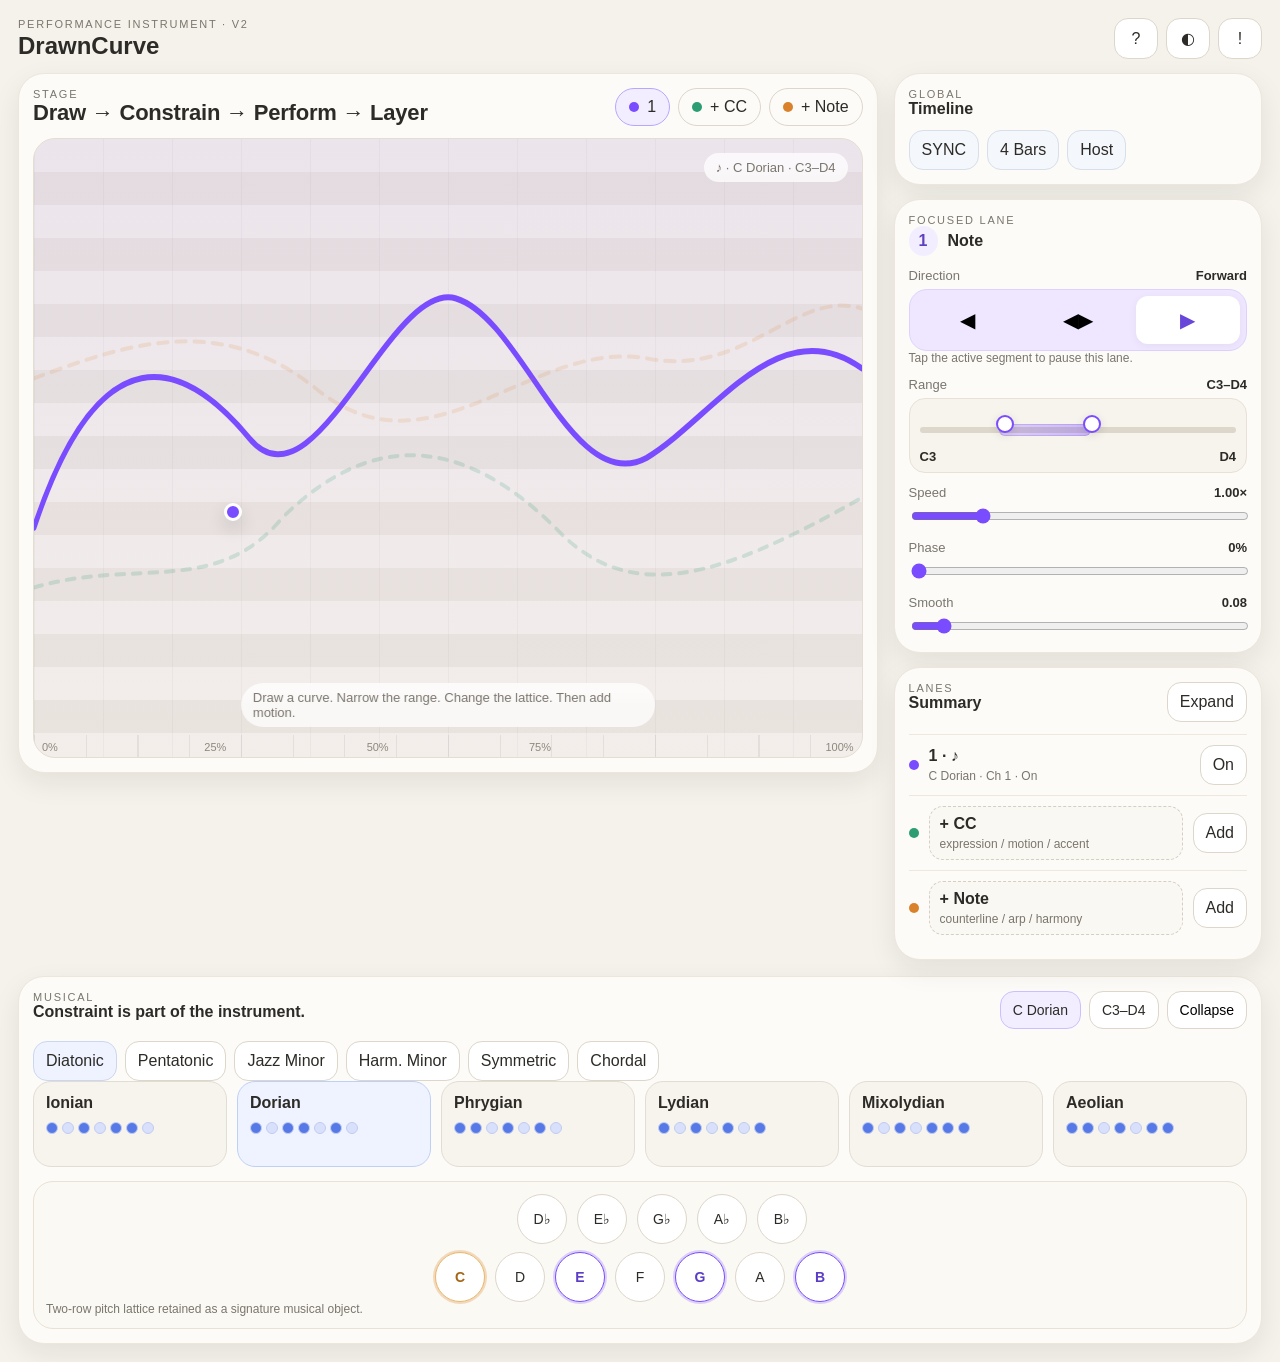
<file: Vane Design/mockups/drawncurve_performance_instrument_prototype_v2.html>
<!doctype html>
<html lang="en">
<head>
<meta charset="utf-8" />
<meta name="viewport" content="width=device-width,initial-scale=1" />
<title>DrawnCurve – Performance Instrument Prototype v2</title>
<style>
  :root{
    --bg:#f5f2eb; --panel:#fcfbf7; --panel2:#f7f4ed; --field:#efebe2; --line:#ddd6ca;
    --text:#2d2b27; --muted:#7a766d; --lane1:#7a4cff; --lane2:#2d9d74; --lane3:#d9822b;
  }
  *{box-sizing:border-box}
  body{margin:0;font-family:-apple-system,BlinkMacSystemFont,"SF Pro Text","Segoe UI",sans-serif;background:var(--bg);color:var(--text)}
  .app{max-width:1460px;margin:0 auto;padding:18px}
  .topbar{display:flex;justify-content:space-between;align-items:center;gap:12px;margin-bottom:14px}
  .eyebrow{font-size:11px;letter-spacing:.16em;text-transform:uppercase;color:var(--muted);margin-bottom:3px}
  h1{font-size:24px;line-height:1.1;margin:0}
  .top-actions{display:flex;gap:8px}
  .icon-btn,.pill-btn,.chip,.family-btn,.lane-pill,.pc{
    border:1px solid var(--line); background:#fff; border-radius:14px; padding:10px 12px; font:inherit; color:inherit; cursor:pointer;
  }
  .icon-btn{min-width:44px}
  .layout{display:grid;grid-template-columns:minmax(760px,1.75fr) minmax(300px,.75fr);gap:16px;align-items:start}
  .panel{background:var(--panel);border:1px solid #ece6db;border-radius:26px;box-shadow:0 10px 28px rgba(28,25,20,.08)}
  .stage-wrap,.panel-inner,.musical-panel{padding:14px}
  .stage-head,.panel-head,.musical-head{display:flex;justify-content:space-between;align-items:flex-start;gap:12px;flex-wrap:wrap;margin-bottom:12px}
  .scope{font-size:11px;letter-spacing:.16em;text-transform:uppercase;color:var(--muted)}
  .hero-line{font-size:22px;font-weight:700;letter-spacing:-.01em}
  .lane-pills{display:flex;gap:8px;flex-wrap:wrap;align-items:center}
  .lane-pill{border-radius:999px;background:transparent;padding:9px 13px;display:flex;align-items:center;gap:8px}
  .lane-pill.active{background:#f3eeff;border-color:#baa6ff}
  .dot,.mark{width:10px;height:10px;border-radius:50%}
  .stage{
    position:relative;height:620px;border-radius:22px;overflow:hidden;border:1px solid #e3ddd2;
    background:
      linear-gradient(to right, transparent 24.95%, rgba(0,0,0,.08) 25%, transparent 25.05%, transparent 49.95%, rgba(0,0,0,.08) 50%, transparent 50.05%, transparent 74.95%, rgba(0,0,0,.08) 75%, transparent 75.05%),
      repeating-linear-gradient(to right, rgba(0,0,0,.03) 0 1px, transparent 1px 8.333%),
      repeating-linear-gradient(to bottom, #f5f1ea 0 33px, #ece7de 33px 66px);
  }
  .major-ticks,.minor-ticks{position:absolute;left:0;right:0;bottom:0;height:22px;pointer-events:none}
  .major-ticks{display:grid;grid-template-columns:repeat(5,1fr);align-items:end;padding:0 8px 4px 8px;color:#8e877b;font-size:11px}
  .major-ticks span:last-child{text-align:right}
  .minor-ticks{background:repeating-linear-gradient(to right, rgba(0,0,0,.14) 0 1px, transparent 1px calc(100% / 16));opacity:.45}
  .lane-glow{position:absolute;inset:0;background:linear-gradient(180deg, rgba(122,76,255,.08), rgba(122,76,255,.02));pointer-events:none}
  .curve-badge,.empty-hint{
    position:absolute;padding:7px 12px;border-radius:999px;background:rgba(255,255,255,.74);backdrop-filter:blur(4px);color:var(--muted);font-size:13px
  }
  .curve-badge{top:14px;right:14px}
  .empty-hint{left:50%;bottom:30px;transform:translateX(-50%)}
  .curve-svg{position:absolute;inset:0;width:100%;height:100%}
  .playhead{position:absolute;width:18px;height:18px;border-radius:50%;border:3px solid white;background:var(--lane1);box-shadow:0 8px 18px rgba(0,0,0,.14);left:46%;top:46%;transform:translate(-50%,-50%)}
  .right-rail{display:flex;flex-direction:column;gap:14px}
  .title-strong{font-weight:700}
  .global-strip,.summary-row,.family-row{display:flex;gap:8px;flex-wrap:wrap}
  .global-chip{background:#f4f7fb;border-color:#d6dfea}
  .focus-head{display:flex;align-items:center;gap:10px}
  .focus-badge{padding:6px 10px;border-radius:999px;background:#f3eeff;color:#5e40bf;font-weight:700}
  .dir-seg{display:grid;grid-template-columns:repeat(3,1fr);gap:6px;padding:6px;border-radius:18px;background:#efe7ff;border:1px solid #ddd2ff}
  .dir-seg button{border:none;background:transparent;border-radius:12px;padding:12px 8px;font:inherit;font-size:20px;cursor:pointer;display:flex;align-items:center;justify-content:center}
  .dir-seg button.active{background:white;color:#6746d9;box-shadow:0 2px 10px rgba(0,0,0,.05)}
  .dir-seg button.paused{opacity:.5}
  .control{margin-top:12px}
  .row{display:flex;justify-content:space-between;align-items:center;gap:8px;margin-bottom:6px}
  .label{font-size:13px;color:var(--muted)}
  .value{font-size:13px;font-weight:700}
  input[type=range]{width:100%;accent-color:var(--lane1)}
  .range-object{margin-top:4px;padding:10px 10px 8px 10px;border-radius:16px;background:var(--panel2);border:1px solid #e8e1d5}
  .range-track-wrap{position:relative;height:34px;margin:4px 0 2px 0}
  .range-track{position:absolute;left:0;right:0;top:14px;height:6px;border-radius:999px;background:#ddd7cb}
  .range-active{position:absolute;top:11px;height:12px;border-radius:999px;background:linear-gradient(90deg, rgba(122,76,255,.22), rgba(122,76,255,.34));border:1px solid rgba(122,76,255,.24)}
  .range-slider{position:absolute;left:0;right:0;top:0;width:100%;appearance:none;background:transparent;pointer-events:none}
  .range-slider::-webkit-slider-thumb{appearance:none;width:18px;height:18px;border-radius:50%;background:#fff;border:2px solid var(--lane1);pointer-events:auto;box-shadow:0 2px 10px rgba(0,0,0,.12)}
  .range-slider::-moz-range-thumb{width:18px;height:18px;border-radius:50%;background:#fff;border:2px solid var(--lane1);pointer-events:auto}
  .range-notes{display:flex;justify-content:space-between;align-items:center;font-size:13px;font-weight:700}
  .quiet-note,.sub,.foot-mini{color:var(--muted);font-size:12px}
  .lane-summary{display:grid;grid-template-columns:auto 1fr auto;gap:10px;align-items:center;padding:10px 0;border-top:1px solid #eee7db}
  .lane-summary:first-of-type{border-top:none}
  .main{display:flex;flex-direction:column;gap:4px}
  .add-card{border:1px dashed #d6cfc1;border-radius:14px;padding:8px 10px;background:#faf8f3}
  .summary-chip{border:1px solid var(--line);background:#fff;border-radius:14px;padding:10px 12px;font-size:14px}
  .summary-chip.hero{background:#f3eeff;border-color:#ccbfff}
  .musical-expanded{display:none}
  .musical-panel.open .musical-expanded{display:block}
  .family-btn.active{background:#eef3ff;border-color:#cbd7f0}
  .mode-grid{display:grid;grid-template-columns:repeat(6,1fr);gap:10px;margin-bottom:14px}
  .mode-card{min-height:86px;border:1px solid #e2ddd2;background:#f7f4ed;border-radius:18px;padding:12px}
  .mode-card.active{background:#eef3ff;border-color:#bfd0f7}
  .mini-pattern{display:flex;gap:4px;flex-wrap:wrap;margin-top:10px}
  .mini-pattern span{width:12px;height:12px;border-radius:50%;border:1px solid #c1cdef;background:#d8e0fb}
  .mini-pattern span.on{background:#5779e7}
  .lattice-wrap{border:1px solid #e8e1d4;border-radius:20px;background:#fbf9f4;padding:12px}
  .lattice{display:flex;flex-direction:column;gap:8px}
  .lattice-row{display:flex;gap:10px;align-items:center;justify-content:center;flex-wrap:nowrap}
  .lattice-row.upper{padding-left:44px}
  .pc{width:50px;height:50px;border-radius:999px;display:flex;align-items:center;justify-content:center;font-size:14px}
  .pc.active{border-color:var(--lane1);box-shadow:inset 0 0 0 3px #fff, 0 0 0 2px rgba(122,76,255,.24);color:#5c3dc6;font-weight:700}
  .pc.root{border-color:#e9b868;box-shadow:inset 0 0 0 3px #fff, 0 0 0 2px rgba(217,130,43,.28);color:#a66615;font-weight:700}
  @media (max-width:1200px){.layout{grid-template-columns:1fr}.mode-grid{grid-template-columns:repeat(3,1fr)}}
</style>
</head>
<body>
<div class="app">
  <div class="topbar">
    <div><div class="eyebrow">Performance Instrument · v2</div><h1>DrawnCurve</h1></div>
    <div class="top-actions"><button class="icon-btn">?</button><button class="icon-btn">◐</button><button class="icon-btn">!</button></div>
  </div>

  <div class="layout">
    <div class="panel stage-wrap">
      <div class="stage-head">
        <div><div class="scope">Stage</div><div class="hero-line">Draw → Constrain → Perform → Layer</div></div>
        <div class="lane-pills">
          <button class="lane-pill active" data-lane="1"><span class="dot" style="background:var(--lane1)"></span><span>1</span></button>
          <button class="lane-pill" data-lane="2"><span class="dot" style="background:var(--lane2)"></span><span>+ CC</span></button>
          <button class="lane-pill" data-lane="3"><span class="dot" style="background:var(--lane3)"></span><span>+ Note</span></button>
        </div>
      </div>

      <div class="stage" id="stage">
        <div class="lane-glow" id="laneGlow"></div>
        <div class="curve-badge" id="curveBadge">♪ · C Dorian · C3–D4</div>
        <svg class="curve-svg" viewBox="0 0 1000 620" preserveAspectRatio="none">
          <path id="curve1" d="M0,390 C80,190 180,220 260,300 C340,380 430,140 510,160 C590,180 650,360 740,320 C820,280 900,170 1000,230" fill="none" stroke="var(--lane1)" stroke-width="6" stroke-linecap="round"/>
          <path id="curve2" d="M0,450 C120,420 220,460 300,380 C410,290 520,300 630,390 C720,470 830,440 1000,360" fill="none" stroke="var(--lane2)" stroke-width="4" stroke-linecap="round" opacity=".18" stroke-dasharray="10 10"/>
          <path id="curve3" d="M0,240 C100,210 220,170 340,250 C480,345 600,200 740,220 C860,240 920,150 1000,170" fill="none" stroke="var(--lane3)" stroke-width="4" stroke-linecap="round" opacity=".14" stroke-dasharray="12 10"/>
        </svg>
        <div class="playhead" id="playhead"></div>
        <div class="empty-hint">Draw a curve. Narrow the range. Change the lattice. Then add motion.</div>
        <div class="major-ticks"><span>0%</span><span>25%</span><span>50%</span><span>75%</span><span>100%</span></div>
        <div class="minor-ticks"></div>
      </div>
    </div>

    <div class="right-rail">
      <div class="panel panel-inner">
        <div class="panel-head"><div><div class="scope">Global</div><div class="title-strong">Timeline</div></div></div>
        <div class="global-strip"><button class="chip global-chip">SYNC</button><button class="chip global-chip">4 Bars</button><button class="chip global-chip">Host</button></div>
      </div>

      <div class="panel panel-inner">
        <div class="panel-head">
          <div><div class="scope">Focused Lane</div><div class="focus-head"><div class="focus-badge" id="focusBadge">1</div><div class="title-strong" id="focusTitle">Note</div></div></div>
        </div>

        <div class="control">
          <div class="row"><div class="label">Direction</div><div class="value" id="dirValue">Forward</div></div>
          <div class="dir-seg" id="dirSeg">
            <button data-dir="reverse">◀</button>
            <button data-dir="pingpong">◀▶</button>
            <button class="active" data-dir="forward">▶</button>
          </div>
          <div class="quiet-note" id="pauseHint">Tap the active segment to pause this lane.</div>
        </div>

        <div class="control">
          <div class="row"><div class="label">Range</div><div class="value" id="rangeSummary">C3–D4</div></div>
          <div class="range-object">
            <div class="range-track-wrap">
              <div class="range-track"></div>
              <div class="range-active" id="rangeActive"></div>
              <input class="range-slider" id="rangeLow" type="range" min="36" max="84" value="48">
              <input class="range-slider" id="rangeHigh" type="range" min="36" max="84" value="62">
            </div>
            <div class="range-notes"><span id="rangeLowTxt">C3</span><span id="rangeHighTxt">D4</span></div>
          </div>
        </div>

        <div class="control"><div class="row"><div class="label">Speed</div><div class="value" id="speedValue">1.00×</div></div><input id="speed" type="range" min="25" max="400" value="100"></div>
        <div class="control"><div class="row"><div class="label">Phase</div><div class="value" id="phaseValue">0%</div></div><input id="phase" type="range" min="0" max="100" value="0"></div>
        <div class="control"><div class="row"><div class="label">Smooth</div><div class="value" id="smoothValue">0.08</div></div><input id="smooth" type="range" min="0" max="100" value="8"></div>
      </div>

      <div class="panel panel-inner">
        <div class="panel-head"><div><div class="scope">Lanes</div><div class="title-strong">Summary</div></div><button class="pill-btn">Expand</button></div>
        <div class="lane-summary"><div class="mark" style="background:var(--lane1)"></div><div class="main"><strong>1 · ♪</strong><div class="sub">C Dorian · Ch 1 · On</div></div><button class="pill-btn">On</button></div>
        <div class="lane-summary"><div class="mark" style="background:var(--lane2)"></div><div class="main add-card"><strong>+ CC</strong><div class="sub">expression / motion / accent</div></div><button class="pill-btn">Add</button></div>
        <div class="lane-summary"><div class="mark" style="background:var(--lane3)"></div><div class="main add-card"><strong>+ Note</strong><div class="sub">counterline / arp / harmony</div></div><button class="pill-btn">Add</button></div>
      </div>
    </div>
  </div>

  <div style="margin-top:16px">
    <div class="panel musical-panel open" id="musicalPanel">
      <div class="musical-head">
        <div><div class="scope">Musical</div><div class="title-strong">Constraint is part of the instrument.</div></div>
        <div class="summary-row"><div class="summary-chip hero">C Dorian</div><div class="summary-chip" id="rangeChip">C3–D4</div><button class="summary-chip" id="musicalToggle">Collapse</button></div>
      </div>

      <div class="musical-expanded">
        <div class="family-row">
          <button class="family-btn active">Diatonic</button><button class="family-btn">Pentatonic</button><button class="family-btn">Jazz Minor</button><button class="family-btn">Harm. Minor</button><button class="family-btn">Symmetric</button><button class="family-btn">Chordal</button>
        </div>

        <div class="mode-grid">
          <div class="mode-card"><strong>Ionian</strong><div class="mini-pattern"><span class="on"></span><span></span><span class="on"></span><span></span><span class="on"></span><span class="on"></span><span></span></div></div>
          <div class="mode-card active"><strong>Dorian</strong><div class="mini-pattern"><span class="on"></span><span></span><span class="on"></span><span class="on"></span><span></span><span class="on"></span><span></span></div></div>
          <div class="mode-card"><strong>Phrygian</strong><div class="mini-pattern"><span class="on"></span><span class="on"></span><span></span><span class="on"></span><span></span><span class="on"></span><span></span></div></div>
          <div class="mode-card"><strong>Lydian</strong><div class="mini-pattern"><span class="on"></span><span></span><span class="on"></span><span></span><span class="on"></span><span></span><span class="on"></span></div></div>
          <div class="mode-card"><strong>Mixolydian</strong><div class="mini-pattern"><span class="on"></span><span></span><span class="on"></span><span></span><span class="on"></span><span class="on"></span><span class="on"></span></div></div>
          <div class="mode-card"><strong>Aeolian</strong><div class="mini-pattern"><span class="on"></span><span class="on"></span><span></span><span class="on"></span><span></span><span class="on"></span><span class="on"></span></div></div>
        </div>

        <div class="lattice-wrap">
          <div class="lattice">
            <div class="lattice-row upper">
              <button class="pc">D♭</button><button class="pc">E♭</button><button class="pc">G♭</button><button class="pc">A♭</button><button class="pc">B♭</button>
            </div>
            <div class="lattice-row lower">
              <button class="pc root">C</button><button class="pc">D</button><button class="pc active">E</button><button class="pc">F</button><button class="pc active">G</button><button class="pc">A</button><button class="pc active">B</button>
            </div>
          </div>
          <div class="foot-mini">Two-row pitch lattice retained as a signature musical object.</div>
        </div>
      </div>
    </div>
  </div>
</div>

<script>
const noteNames=['C','C♯','D','E♭','E','F','F♯','G','A♭','A','B♭','B'];
const laneConfig={
  1:{color:'#7a4cff',glow:'linear-gradient(180deg, rgba(122,76,255,.08), rgba(122,76,255,.02))',title:'Note',badge:'1',prefix:'♪ · C Dorian · ',range:[48,62]},
  2:{color:'#2d9d74',glow:'linear-gradient(180deg, rgba(45,157,116,.08), rgba(45,157,116,.02))',title:'CC',badge:'2',prefix:'CC11 · Motion · ',range:[36,84]},
  3:{color:'#d9822b',glow:'linear-gradient(180deg, rgba(217,130,43,.08), rgba(217,130,43,.02))',title:'Note',badge:'3',prefix:'♪ · Counterline · ',range:[55,72]}
};
const playhead=document.getElementById('playhead'), dirSeg=document.getElementById('dirSeg'), dirValue=document.getElementById('dirValue'), pauseHint=document.getElementById('pauseHint');
const speed=document.getElementById('speed'), phase=document.getElementById('phase'), smooth=document.getElementById('smooth');
const speedValue=document.getElementById('speedValue'), phaseValue=document.getElementById('phaseValue'), smoothValue=document.getElementById('smoothValue');
const rangeLow=document.getElementById('rangeLow'), rangeHigh=document.getElementById('rangeHigh');
const rangeLowTxt=document.getElementById('rangeLowTxt'), rangeHighTxt=document.getElementById('rangeHighTxt'), rangeSummary=document.getElementById('rangeSummary'), rangeChip=document.getElementById('rangeChip'), rangeActive=document.getElementById('rangeActive');
const curveBadge=document.getElementById('curveBadge'), focusBadge=document.getElementById('focusBadge'), focusTitle=document.getElementById('focusTitle'), laneGlow=document.getElementById('laneGlow');
const lanePills=document.querySelectorAll('.lane-pill'), curve1=document.getElementById('curve1'), stage=document.getElementById('stage'), musicalPanel=document.getElementById('musicalPanel'), musicalToggle=document.getElementById('musicalToggle');
let focusedLane=1, paused=false, direction='forward', t=0;

function noteName(n){ return noteNames[n%12] + (Math.floor(n/12)-1); }
function updateRangeUI(){
  let low=parseInt(rangeLow.value,10), high=parseInt(rangeHigh.value,10);
  if(low>high){ [low,high]=[high,low]; rangeLow.value=low; rangeHigh.value=high; }
  const min=parseInt(rangeLow.min,10), max=parseInt(rangeLow.max,10);
  const leftPct=((low-min)/(max-min))*100, rightPct=((high-min)/(max-min))*100;
  rangeActive.style.left=leftPct+'%'; rangeActive.style.width=(rightPct-leftPct)+'%';
  const lo=noteName(low), hi=noteName(high);
  rangeLowTxt.textContent=lo; rangeHighTxt.textContent=hi; rangeSummary.textContent=lo+'–'+hi; rangeChip.textContent=lo+'–'+hi;
  curveBadge.textContent=laneConfig[focusedLane].prefix + lo + '–' + hi;
}
speed.oninput=()=>speedValue.textContent=(speed.value/100).toFixed(2)+'×';
phase.oninput=()=>phaseValue.textContent=phase.value+'%';
smooth.oninput=()=>smoothValue.textContent=(smooth.value/100).toFixed(2);
rangeLow.oninput=updateRangeUI; rangeHigh.oninput=updateRangeUI;

dirSeg.onclick=e=>{
  const btn=e.target.closest('button'); if(!btn) return; const next=btn.dataset.dir;
  if(direction===next){
    paused=!paused; btn.classList.toggle('paused', paused);
    pauseHint.textContent=paused?'Paused · tap the active segment to resume.':'Tap the active segment to pause this lane.';
    playhead.style.opacity=paused?'.35':'1'; return;
  }
  paused=false; playhead.style.opacity='1'; direction=next;
  [...dirSeg.querySelectorAll('button')].forEach(b=>b.classList.remove('active','paused'));
  btn.classList.add('active');
  dirValue.textContent=next==='reverse'?'Reverse':next==='pingpong'?'Ping-pong':'Forward';
  pauseHint.textContent='Tap the active segment to pause this lane.';
};

lanePills.forEach(btn=>btn.onclick=()=>{
  lanePills.forEach(b=>b.classList.remove('active')); btn.classList.add('active');
  focusedLane=parseInt(btn.dataset.lane,10); const cfg=laneConfig[focusedLane];
  document.documentElement.style.setProperty('--lane1', cfg.color);
  curve1.setAttribute('stroke', cfg.color); playhead.style.background=cfg.color; laneGlow.style.background=cfg.glow;
  focusBadge.textContent=cfg.badge; focusTitle.textContent=cfg.title;
  rangeLow.value=cfg.range[0]; rangeHigh.value=cfg.range[1]; updateRangeUI();
});

musicalToggle.onclick=()=>{ musicalPanel.classList.toggle('open'); musicalToggle.textContent=musicalPanel.classList.contains('open')?'Collapse':'Expand'; };

function animate(){
  if(!paused){
    t += 0.004 * (speed.value/100);
    let x=((t%1)*100);
    if(direction==='reverse') x=100-x;
    if(direction==='pingpong'){ const r=t%2; x=(r<=1?r:2-r)*100; }
    const y=50 + Math.sin(t*6.2 + (phase.value/100)*3.14)*16 + Math.sin(t*17)*7;
    playhead.style.left=x+'%'; playhead.style.top=y+'%';
  }
  requestAnimationFrame(animate);
}
animate();

let drawing=false, points=[];
stage.onpointerdown=e=>{ drawing=true; points=[]; stage.setPointerCapture(e.pointerId); };
stage.onpointermove=e=>{
  if(!drawing) return;
  const rect=stage.getBoundingClientRect();
  const x=((e.clientX-rect.left)/rect.width)*1000, y=((e.clientY-rect.top)/rect.height)*620;
  points.push([Math.max(0,Math.min(1000,x)), Math.max(0,Math.min(620,y))]);
  if(points.length>1) curve1.setAttribute('d','M'+points.map(p=>p[0].toFixed(1)+','+p[1].toFixed(1)).join(' L'));
};
stage.onpointerup=()=>drawing=false; stage.onpointercancel=()=>drawing=false;
updateRangeUI();
</script>
</body>
</html>
</file>
